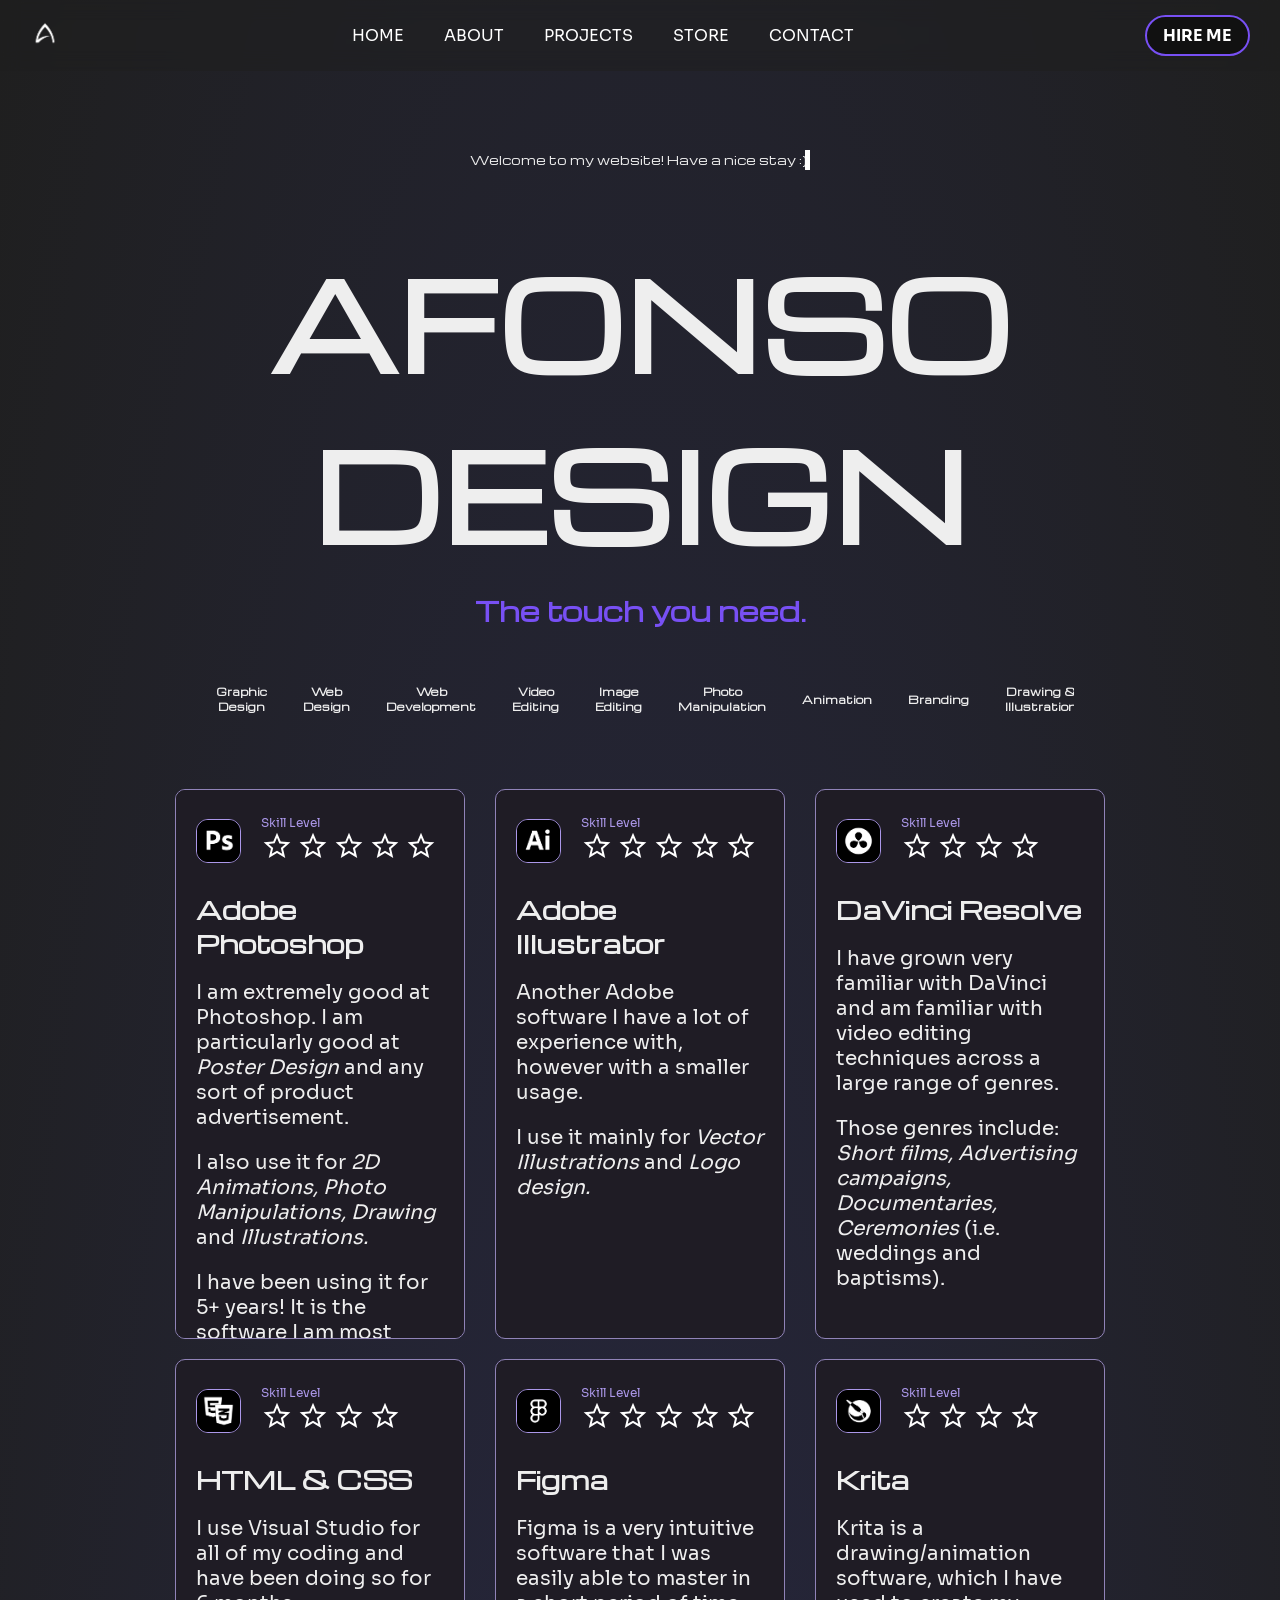
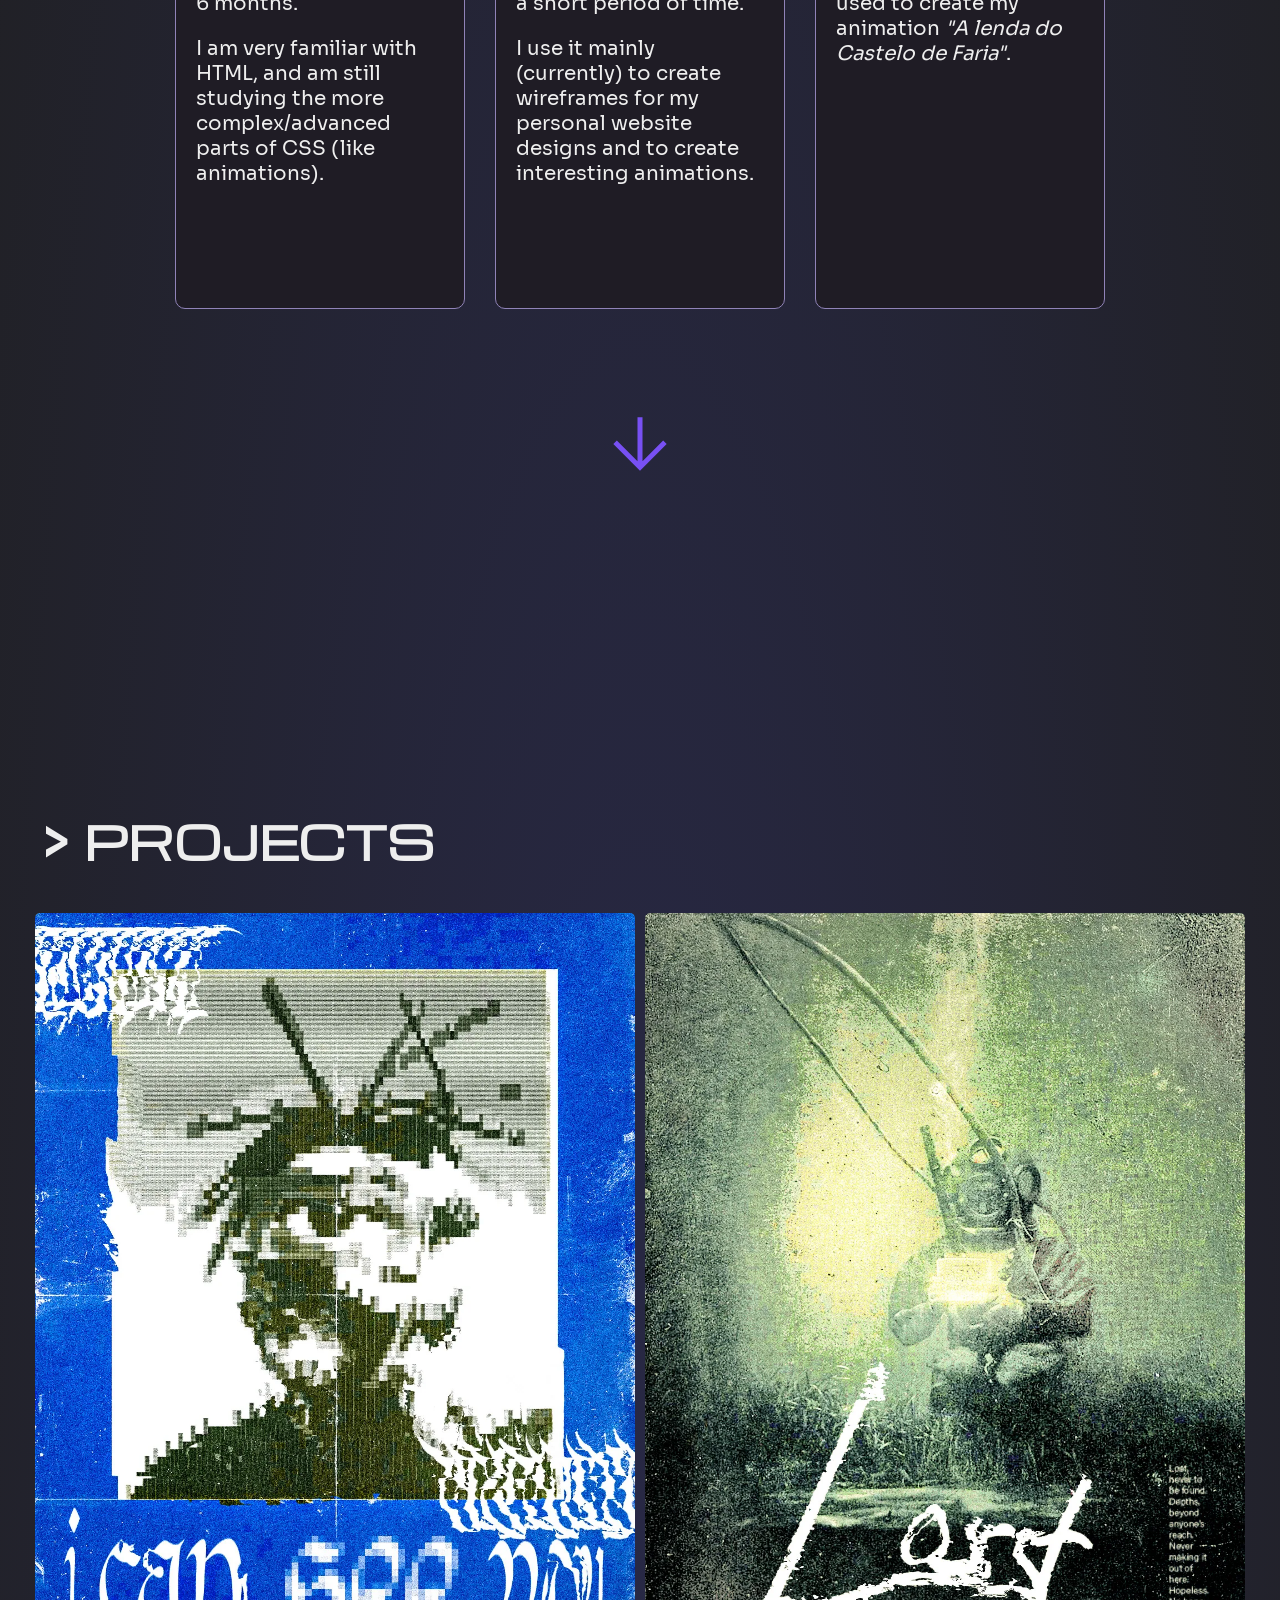
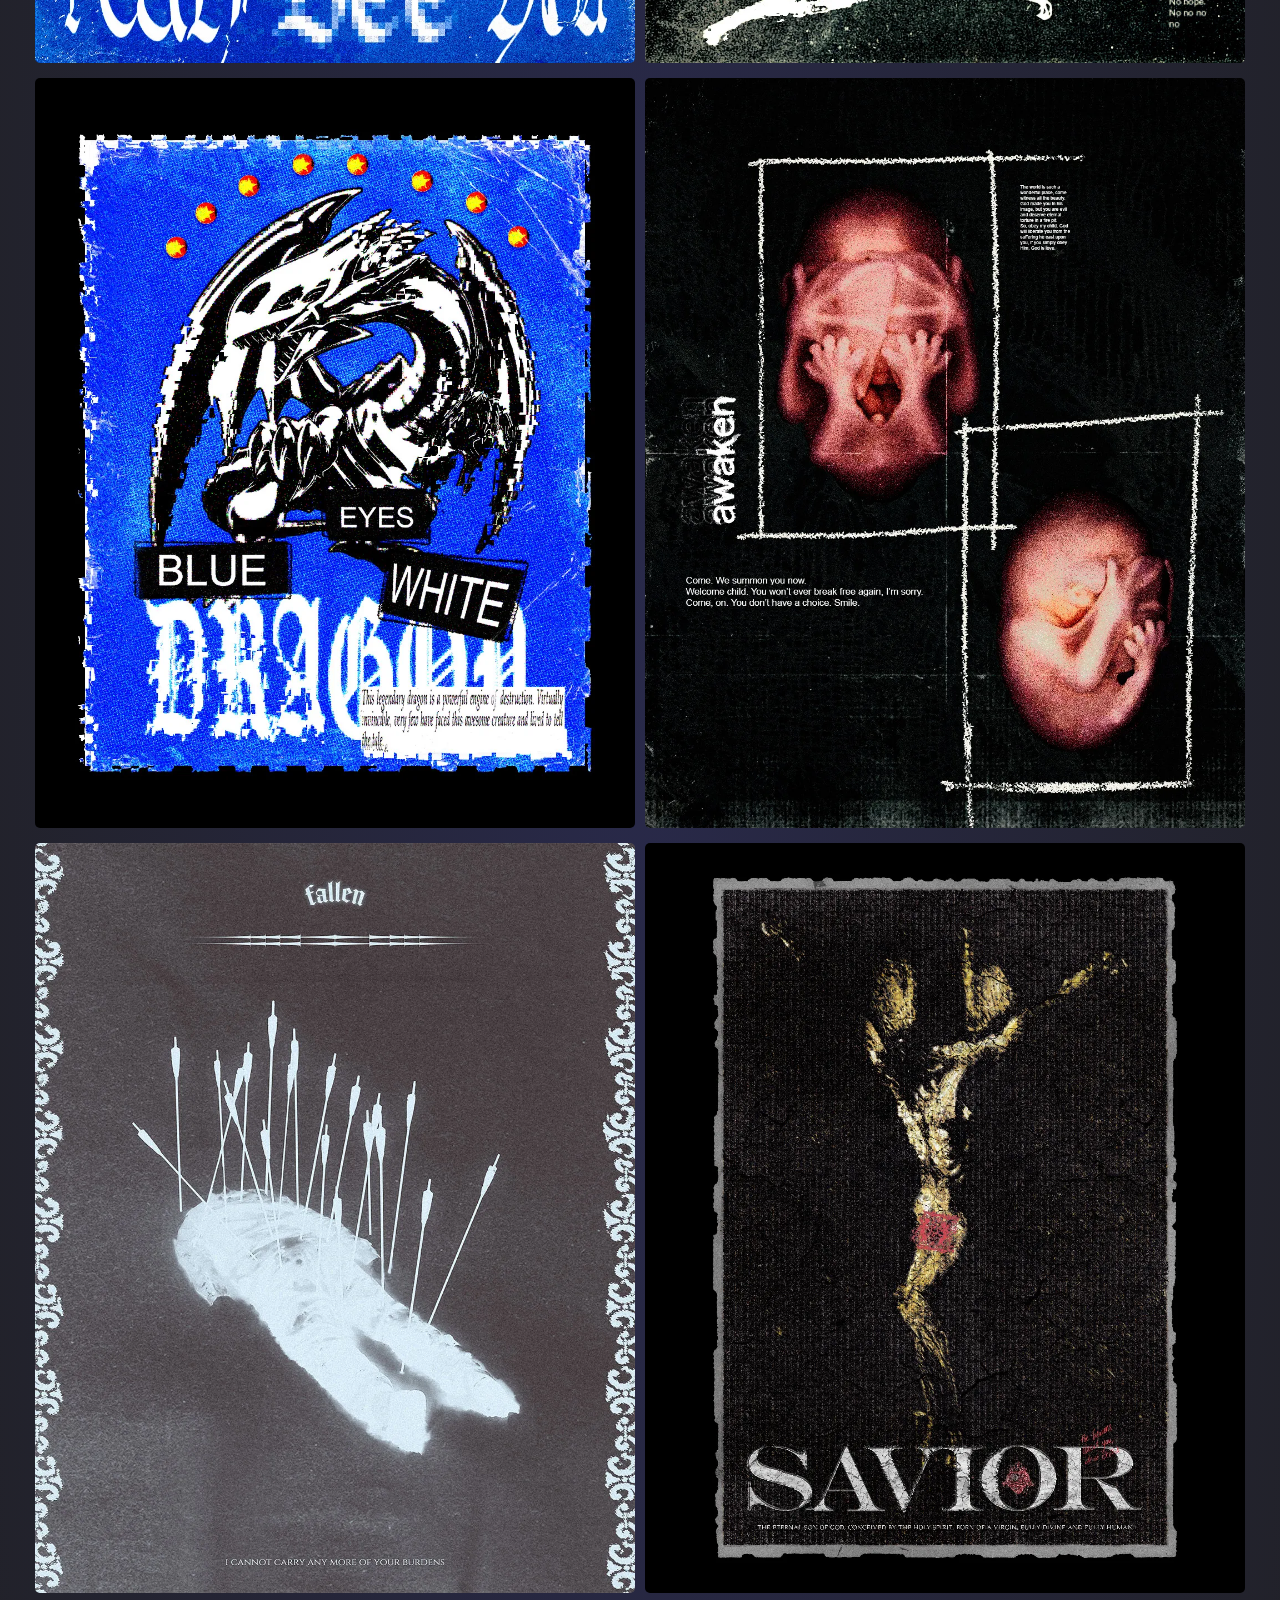
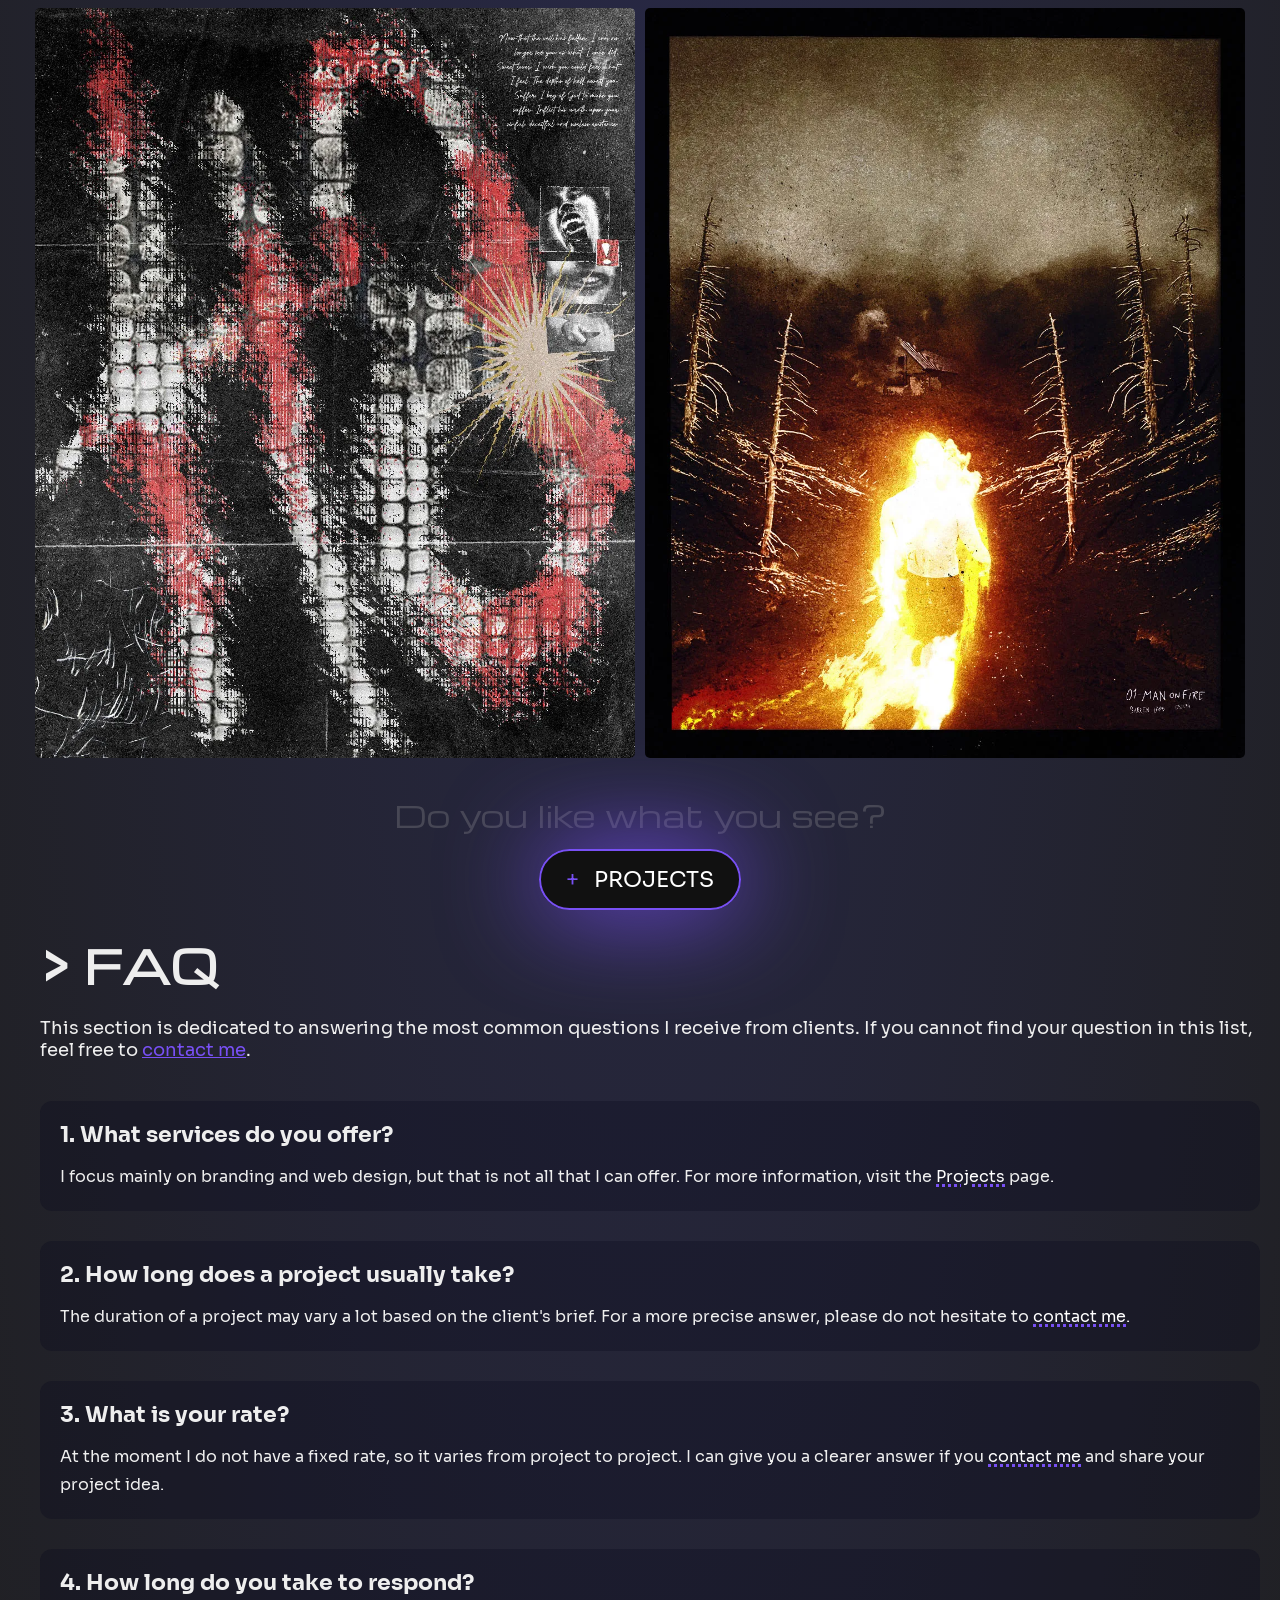
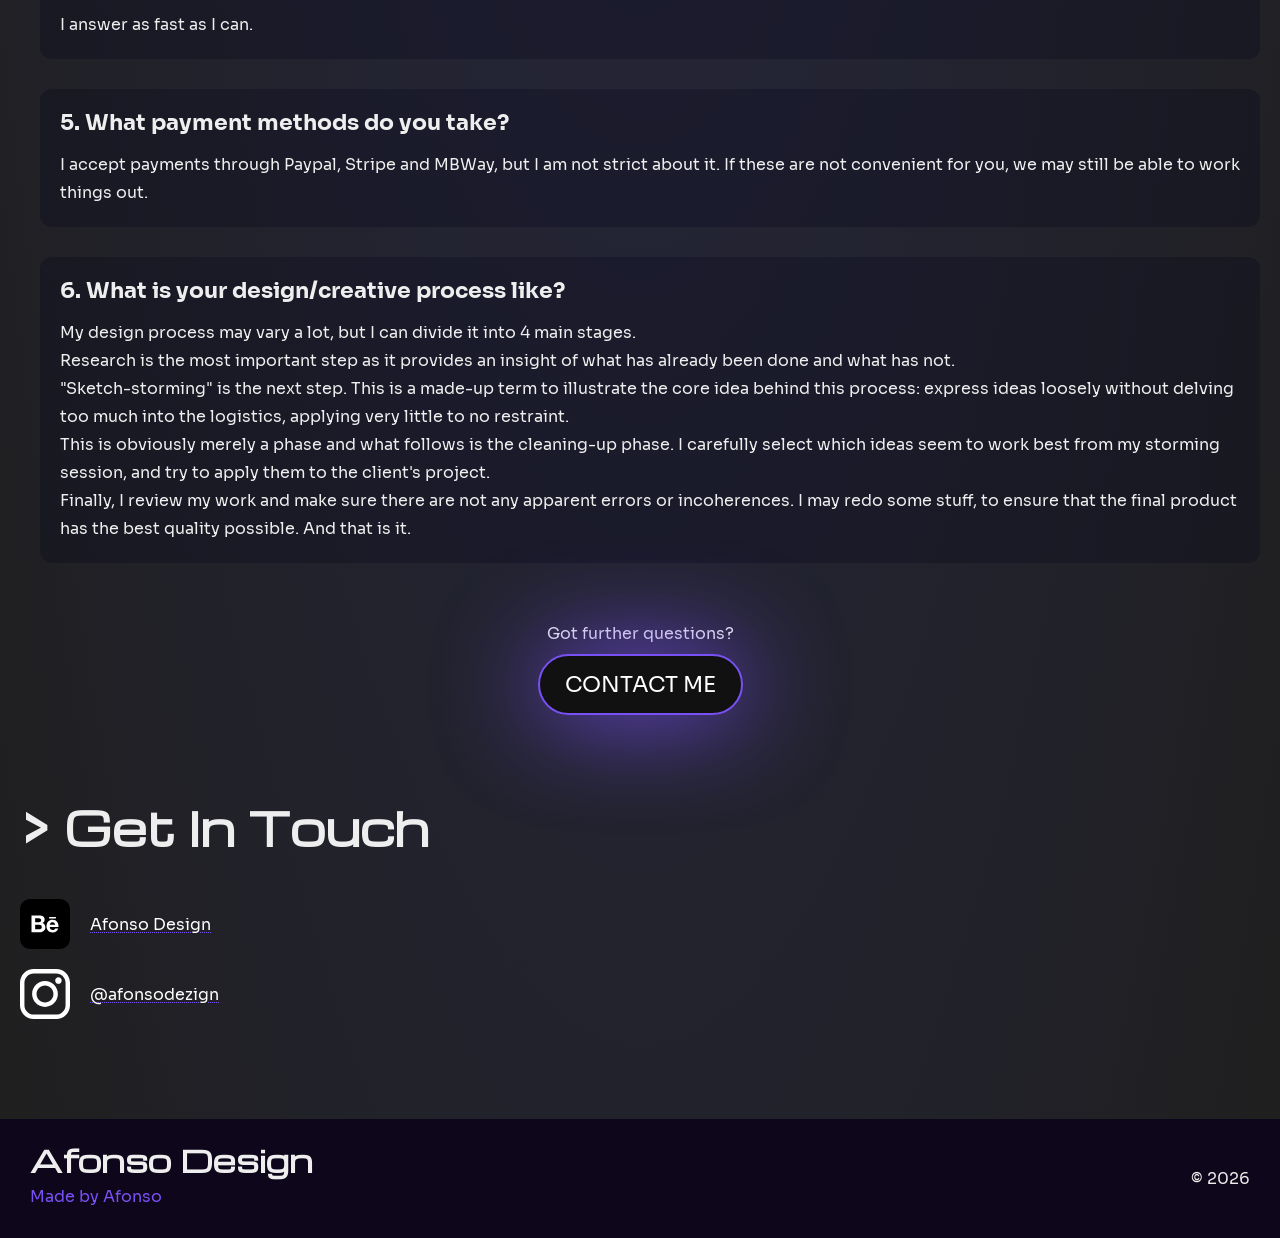
<file: index.html>
<!DOCTYPE html>
<html lang="en">
<head>
  <meta charset="UTF-8">
  <meta name="viewport" content="width=device-width, initial-scale=1.0">
  <meta name="description" content="Freelance graphic designer helping businesses and creators elevate their brand with branding, web design, and marketing visuals.">
  <title>Afonso Design - Freelance Graphic Designer - Branding, Illustration and Web Design</title>

  <link rel="stylesheet" href="general.css">
  <link rel="stylesheet" href="nav.css">
  <link rel="stylesheet" href="header.css">
  <link rel="stylesheet" href="main.css">
  <link rel="stylesheet" href="skills.css">
  <link rel="stylesheet" href="footer.css">

  <link rel="icon" type="image/x-icon" href="../Logo/afdz.ico">
  <link rel="apple-touch-icon" href="../Logo/afdz.ico">
  <link rel="apple-touch-icon-precomposed" href="../Logo/afdz.ico">

  <script type="application/ld+json">
{
  "@context": "https://schema.org",
  "@type": "CollectionPage",
  "mainEntity": [
    {
      "@type": "CreativeWork",
      "name": "I can see you.",
      "image": "../Images/I can see you blau.webp",
      "dateCreated": "2025",
      "creator": {
        "@type": "Person",
        "name": "Afonso Design"
      },
      "copyrightHolder": {
        "@type": "Person",
        "name": "Afonso Design"
      },
      "keywords": "poster design, graphic design, digital art"
    },
    {
      "@type": "CreativeWork",
      "name": "Lost, never to be found",
      "image": "../Images/Lost, never to be found 1.webp",
      "dateCreated": "2025",
      "creator": {
        "@type": "Person",
        "name": "Afonso Design"
      },
      "copyrightHolder": {
        "@type": "Person",
        "name": "Afonso Design"
      },
      "keywords": "poster design, graphic design, digital art"
    },
    {
      "@type": "CreativeWork",
      "name": "Blue Eyes White Dragon",
      "image": "../Images/Blue eyes 1.webp",
      "dateCreated": "2025",
      "creator": {
        "@type": "Person",
        "name": "Afonso Design"
      },
      "copyrightHolder": {
        "@type": "Person",
        "name": "Afonso Design"
      },
      "keywords": "poster design, graphic design, digital art"
    },
    {
      "@type": "CreativeWork",
      "name": "Awaken",
      "image": "../Images/awaken.webp",
      "dateCreated": "2025",
      "creator": {
        "@type": "Person",
        "name": "Afonso Design"
      },
      "copyrightHolder": {
        "@type": "Person",
        "name": "Afonso Design"
      },
      "keywords": "poster design, graphic design, digital art"
    },
    {
      "@type": "CreativeWork",
      "name": "Fallen",
      "image": "../Images/fallen b.webp",
      "dateCreated": "2025",
      "creator": {
        "@type": "Person",
        "name": "Afonso Design"
      },
      "copyrightHolder": {
        "@type": "Person",
        "name": "Afonso Design"
      },
      "keywords": "poster design, graphic design, digital art"
    },
    {
      "@type": "CreativeWork",
      "name": "Savior",
      "image": "../Images/savior 1.webp",
      "dateCreated": "2025",
      "creator": {
        "@type": "Person",
        "name": "Afonso Design"
      },
      "copyrightHolder": {
        "@type": "Person",
        "name": "Afonso Design"
      },
      "keywords": "poster design, graphic design, digital art"
    },
    {
      "@type": "CreativeWork",
      "name": "H8",
      "image": "../Images/h8_0.webp",
      "dateCreated": "2025",
      "creator": {
        "@type": "Person",
        "name": "Afonso Design"
      },
      "copyrightHolder": {
        "@type": "Person",
        "name": "Afonso Design"
      },
      "keywords": "poster design, graphic design, digital art"
    },
    {
      "@type": "CreativeWork",
      "name": "Barren",
      "image": "../Images/Barren  textless post-work.webp",
      "dateCreated": "2025",
      "creator": {
        "@type": "Person",
        "name": "Afonso Design"
      },
      "copyrightHolder": {
        "@type": "Person",
        "name": "Afonso Design"
      },
      "keywords": "poster design, graphic design, digital art"
    }
  ]
}
</script>


</head>

<body>
  <nav>
    <div class="logo-container">
      <a href="index.html"><img src="../Logo/Transparent White.png" class="brand-logo" alt="brand logo"></a>
    </div>
    <div class="links-container">
      <a href="index.html">Home</a>
      <a href="about.html">About</a>
      <a href="projects.html">Projects</a>
      <a href="store.html">Store</a>
      <a href="contact.html">Contact</a>
    </div>
    <div class="button-container">
      <button>
        <a href="mailto:inquiries@afonsodesign.com" target="_blank" class="my-email">HIRE ME</a>
      </button>
    </div>
  </nav>

  <section class="load-text-container">
    <div class="load-text">
      <p>Welcome to my website! Have a nice stay &#58;&#41;</p>
    </div>
  </section>

  <header>
    <div class="name-container">
      <h1>
        AFONSO DESIGN
      </h1>
      </div>
    <div class="catch-phrase">
      <h3>The touch you need.</h3>
    </div>


   
    <div class="carousel">
      <div class="role-container">
        <h5>Graphic Design</h5>
        <h5>Web Design</h5>
        <h5>Web Development</h5>
        <h5>Video Editing</h5>
        <h5>Image Editing</h5>
        <h5>Photo Manipulation</h5>
        <h5>Animation</h5>
        <h5>Branding</h5>
        <h5>Drawing & Illustration</h5>
      </div>
      <div aria-hidden="true" class="role-container">
        <h5>Graphic Design</h5>
        <h5>Web Design</h5>
        <h5>Web Development</h5>
        <h5>Video Editing</h5>
        <h5>Image Editing</h5>
        <h5>Photo Manipulation</h5>
        <h5>Animation</h5>
        <h5>Branding</h5>
        <h5>Drawing & Illustration</h5>
      </div>
      <div aria-hidden="true" class="role-container">
        <h5>Graphic Design</h5>
        <h5>Web Design</h5>
        <h5>Web Development</h5>
        <h5>Video Editing</h5>
        <h5>Image Editing</h5>
        <h5>Photo Manipulation</h5>
        <h5>Animation</h5>
        <h5>Branding</h5>
        <h5>Drawing & Illustration</h5>
      </div>
    </div>
  </header>

  <section>
    <div class="skills-panel">
    <div class="skillset-container">
      <div class="skill-container">
        <div class="skill-icon">
          <img src="../Icons/psd logo.png" alt="adobe photoshop logo">
          <div class="skill-level-container">
            <p class="skill-level">Skill Level</p>
            <svg xmlns="http://www.w3.org/2000/svg" height="32px" viewBox="0 -960 960 960" width="32px" fill="#fff"><path d="m323-245 157-94 157 95-42-178 138-120-182-16-71-168-71 167-182 16 138 120-42 178Zm-90 125 65-281L80-590l288-25 112-265 112 265 288 25-218 189 65 281-247-149-247 149Zm247-355Z"/></svg>
            <svg xmlns="http://www.w3.org/2000/svg" height="32px" viewBox="0 -960 960 960" width="32px" fill="#fff"><path d="m323-245 157-94 157 95-42-178 138-120-182-16-71-168-71 167-182 16 138 120-42 178Zm-90 125 65-281L80-590l288-25 112-265 112 265 288 25-218 189 65 281-247-149-247 149Zm247-355Z"/></svg>
            <svg xmlns="http://www.w3.org/2000/svg" height="32px" viewBox="0 -960 960 960" width="32px" fill="#fff"><path d="m323-245 157-94 157 95-42-178 138-120-182-16-71-168-71 167-182 16 138 120-42 178Zm-90 125 65-281L80-590l288-25 112-265 112 265 288 25-218 189 65 281-247-149-247 149Zm247-355Z"/></svg>
            <svg xmlns="http://www.w3.org/2000/svg" height="32px" viewBox="0 -960 960 960" width="32px" fill="#fff"><path d="m323-245 157-94 157 95-42-178 138-120-182-16-71-168-71 167-182 16 138 120-42 178Zm-90 125 65-281L80-590l288-25 112-265 112 265 288 25-218 189 65 281-247-149-247 149Zm247-355Z"/></svg>
            <svg xmlns="http://www.w3.org/2000/svg" height="32px" viewBox="0 -960 960 960" width="32px" fill="#fff"><path d="m323-245 157-94 157 95-42-178 138-120-182-16-71-168-71 167-182 16 138 120-42 178Zm-90 125 65-281L80-590l288-25 112-265 112 265 288 25-218 189 65 281-247-149-247 149Zm247-355Z"/></svg>
          </div>
          </div>

        <div class="skill-description">
          <h2>Adobe Photoshop</h2>
          <p>I am extremely good at Photoshop. I am particularly good at <em>Poster Design</em> and any sort of product advertisement.</p>
          <p>I also use it for <em>2D Animations, Photo Manipulations, Drawing</em> and <em>Illustrations.</em></p>
          <p>I have been using it for 5+ years! It is the software I am most familiar with.</p>
        </div>
      </div>
      <div class="skill-container">
        <div class="skill-icon">
          <img src="../Icons/ai logo.png" alt="adobe illustrator logo">
          <div class="skill-level-container">
            <p class="skill-level">Skill Level</p>
          <svg xmlns="http://www.w3.org/2000/svg" height="32px" viewBox="0 -960 960 960" width="32px" fill="#fff"><path d="m323-245 157-94 157 95-42-178 138-120-182-16-71-168-71 167-182 16 138 120-42 178Zm-90 125 65-281L80-590l288-25 112-265 112 265 288 25-218 189 65 281-247-149-247 149Zm247-355Z"/></svg>
          <svg xmlns="http://www.w3.org/2000/svg" height="32px" viewBox="0 -960 960 960" width="32px" fill="#fff"><path d="m323-245 157-94 157 95-42-178 138-120-182-16-71-168-71 167-182 16 138 120-42 178Zm-90 125 65-281L80-590l288-25 112-265 112 265 288 25-218 189 65 281-247-149-247 149Zm247-355Z"/></svg>
          <svg xmlns="http://www.w3.org/2000/svg" height="32px" viewBox="0 -960 960 960" width="32px" fill="#fff"><path d="m323-245 157-94 157 95-42-178 138-120-182-16-71-168-71 167-182 16 138 120-42 178Zm-90 125 65-281L80-590l288-25 112-265 112 265 288 25-218 189 65 281-247-149-247 149Zm247-355Z"/></svg>
          <svg xmlns="http://www.w3.org/2000/svg" height="32px" viewBox="0 -960 960 960" width="32px" fill="#fff"><path d="m323-245 157-94 157 95-42-178 138-120-182-16-71-168-71 167-182 16 138 120-42 178Zm-90 125 65-281L80-590l288-25 112-265 112 265 288 25-218 189 65 281-247-149-247 149Zm247-355Z"/></svg>
          <svg xmlns="http://www.w3.org/2000/svg" height="32px" viewBox="0 -960 960 960" width="32px" fill="#fff"><path d="m323-245 157-94 157 95-42-178 138-120-182-16-71-168-71 167-182 16 138 120-42 178Zm-90 125 65-281L80-590l288-25 112-265 112 265 288 25-218 189 65 281-247-149-247 149Zm247-355Z"/></svg>
        </div>
        </div>

        <div class="skill-description">
          <h2>Adobe Illustrator</h2>
          <p>Another Adobe software I have a lot of experience with, however with a smaller usage.</p>
          <p>I use it mainly for <em>Vector Illustrations</em> and <em>Logo design.</em></p>
        </div>
      </div>
      <div class="skill-container">
        <div class="skill-icon">
          <img src="../Icons/da vinci logo.png" alt="davinci resolve logo">
          <div class="skill-level-container">
            <p class="skill-level">Skill Level</p>
            <svg xmlns="http://www.w3.org/2000/svg" height="32px" viewBox="0 -960 960 960" width="32px" fill="#fff"><path d="m323-245 157-94 157 95-42-178 138-120-182-16-71-168-71 167-182 16 138 120-42 178Zm-90 125 65-281L80-590l288-25 112-265 112 265 288 25-218 189 65 281-247-149-247 149Zm247-355Z"/></svg>
            <svg xmlns="http://www.w3.org/2000/svg" height="32px" viewBox="0 -960 960 960" width="32px" fill="#fff"><path d="m323-245 157-94 157 95-42-178 138-120-182-16-71-168-71 167-182 16 138 120-42 178Zm-90 125 65-281L80-590l288-25 112-265 112 265 288 25-218 189 65 281-247-149-247 149Zm247-355Z"/></svg>
            <svg xmlns="http://www.w3.org/2000/svg" height="32px" viewBox="0 -960 960 960" width="32px" fill="#fff"><path d="m323-245 157-94 157 95-42-178 138-120-182-16-71-168-71 167-182 16 138 120-42 178Zm-90 125 65-281L80-590l288-25 112-265 112 265 288 25-218 189 65 281-247-149-247 149Zm247-355Z"/></svg>
            <svg xmlns="http://www.w3.org/2000/svg" height="32px" viewBox="0 -960 960 960" width="32px" fill="#fff"><path d="m323-245 157-94 157 95-42-178 138-120-182-16-71-168-71 167-182 16 138 120-42 178Zm-90 125 65-281L80-590l288-25 112-265 112 265 288 25-218 189 65 281-247-149-247 149Zm247-355Z"/></svg>
          </div>
        </div>

        <div class="skill-description">
          <h2>DaVinci Resolve</h2>
          <p>I have grown very familiar with DaVinci and am familiar with video editing techniques across a large range of genres.</p>
          <p>Those genres include: <em>Short films, Advertising campaigns, Documentaries, Ceremonies</em> (i.e. weddings and baptisms).</p>
        </div>
      </div>
      <div class="skill-container">
        <div class="skill-icon">
          <img src="../Icons/htmlcss logo.png" alt="html and css language logos">
          <div class="skill-level-container">
            <p class="skill-level">Skill Level</p>
          <svg xmlns="http://www.w3.org/2000/svg" height="32px" viewBox="0 -960 960 960" width="32px" fill="#fff"><path d="m323-245 157-94 157 95-42-178 138-120-182-16-71-168-71 167-182 16 138 120-42 178Zm-90 125 65-281L80-590l288-25 112-265 112 265 288 25-218 189 65 281-247-149-247 149Zm247-355Z"/></svg>
          <svg xmlns="http://www.w3.org/2000/svg" height="32px" viewBox="0 -960 960 960" width="32px" fill="#fff"><path d="m323-245 157-94 157 95-42-178 138-120-182-16-71-168-71 167-182 16 138 120-42 178Zm-90 125 65-281L80-590l288-25 112-265 112 265 288 25-218 189 65 281-247-149-247 149Zm247-355Z"/></svg>
          <svg xmlns="http://www.w3.org/2000/svg" height="32px" viewBox="0 -960 960 960" width="32px" fill="#fff"><path d="m323-245 157-94 157 95-42-178 138-120-182-16-71-168-71 167-182 16 138 120-42 178Zm-90 125 65-281L80-590l288-25 112-265 112 265 288 25-218 189 65 281-247-149-247 149Zm247-355Z"/></svg>
          <svg xmlns="http://www.w3.org/2000/svg" height="32px" viewBox="0 -960 960 960" width="32px" fill="#fff"><path d="m323-245 157-94 157 95-42-178 138-120-182-16-71-168-71 167-182 16 138 120-42 178Zm-90 125 65-281L80-590l288-25 112-265 112 265 288 25-218 189 65 281-247-149-247 149Zm247-355Z"/></svg>
        </div>
        </div>

        <div class="skill-description">
          <h2>HTML & CSS</h2>
          <p>I use Visual Studio for all of my coding and have been doing so for 6 months.</p>
          <p>I am very familiar with HTML, and am still studying the more complex/advanced parts of CSS (like animations).</p>
        </div>
      </div>
      <div class="skill-container">
        <div class="skill-icon">
          <img src="../Icons/figma logo.png" alt="figma logo">
          <div class="skill-level-container">
            <p class="skill-level">Skill Level</p>
          <svg xmlns="http://www.w3.org/2000/svg" height="32px" viewBox="0 -960 960 960" width="32px" fill="#fff"><path d="m323-245 157-94 157 95-42-178 138-120-182-16-71-168-71 167-182 16 138 120-42 178Zm-90 125 65-281L80-590l288-25 112-265 112 265 288 25-218 189 65 281-247-149-247 149Zm247-355Z"/></svg>
          <svg xmlns="http://www.w3.org/2000/svg" height="32px" viewBox="0 -960 960 960" width="32px" fill="#fff"><path d="m323-245 157-94 157 95-42-178 138-120-182-16-71-168-71 167-182 16 138 120-42 178Zm-90 125 65-281L80-590l288-25 112-265 112 265 288 25-218 189 65 281-247-149-247 149Zm247-355Z"/></svg>
          <svg xmlns="http://www.w3.org/2000/svg" height="32px" viewBox="0 -960 960 960" width="32px" fill="#fff"><path d="m323-245 157-94 157 95-42-178 138-120-182-16-71-168-71 167-182 16 138 120-42 178Zm-90 125 65-281L80-590l288-25 112-265 112 265 288 25-218 189 65 281-247-149-247 149Zm247-355Z"/></svg>
          <svg xmlns="http://www.w3.org/2000/svg" height="32px" viewBox="0 -960 960 960" width="32px" fill="#fff"><path d="m323-245 157-94 157 95-42-178 138-120-182-16-71-168-71 167-182 16 138 120-42 178Zm-90 125 65-281L80-590l288-25 112-265 112 265 288 25-218 189 65 281-247-149-247 149Zm247-355Z"/></svg>
          <svg xmlns="http://www.w3.org/2000/svg" height="32px" viewBox="0 -960 960 960" width="32px" fill="#fff"><path d="m323-245 157-94 157 95-42-178 138-120-182-16-71-168-71 167-182 16 138 120-42 178Zm-90 125 65-281L80-590l288-25 112-265 112 265 288 25-218 189 65 281-247-149-247 149Zm247-355Z"/></svg>
        </div>
        </div>

        <div class="skill-description">
          <h2>Figma</h2>
          <p>Figma is a very intuitive software that I was easily able to master in a short period of time.</p>
          <p>I use it mainly (currently) to create wireframes for my personal website designs and to create interesting animations.</p>
        </div>
      </div>
      <div class="skill-container">
        <div class="skill-icon">
          <img src="../Icons/krita logo.png" alt="krita logo">
          <div class="skill-level-container">
            <p class="skill-level">Skill Level</p>
          <svg xmlns="http://www.w3.org/2000/svg" height="32px" viewBox="0 -960 960 960" width="32px" fill="#fff"><path d="m323-245 157-94 157 95-42-178 138-120-182-16-71-168-71 167-182 16 138 120-42 178Zm-90 125 65-281L80-590l288-25 112-265 112 265 288 25-218 189 65 281-247-149-247 149Zm247-355Z"/></svg>
          <svg xmlns="http://www.w3.org/2000/svg" height="32px" viewBox="0 -960 960 960" width="32px" fill="#fff"><path d="m323-245 157-94 157 95-42-178 138-120-182-16-71-168-71 167-182 16 138 120-42 178Zm-90 125 65-281L80-590l288-25 112-265 112 265 288 25-218 189 65 281-247-149-247 149Zm247-355Z"/></svg>
          <svg xmlns="http://www.w3.org/2000/svg" height="32px" viewBox="0 -960 960 960" width="32px" fill="#fff"><path d="m323-245 157-94 157 95-42-178 138-120-182-16-71-168-71 167-182 16 138 120-42 178Zm-90 125 65-281L80-590l288-25 112-265 112 265 288 25-218 189 65 281-247-149-247 149Zm247-355Z"/></svg>
          <svg xmlns="http://www.w3.org/2000/svg" height="32px" viewBox="0 -960 960 960" width="32px" fill="#fff"><path d="m323-245 157-94 157 95-42-178 138-120-182-16-71-168-71 167-182 16 138 120-42 178Zm-90 125 65-281L80-590l288-25 112-265 112 265 288 25-218 189 65 281-247-149-247 149Zm247-355Z"/></svg>
        </div>
        </div>

        <div class="skill-description">
          <h2>Krita</h2>
          <p>Krita is a drawing/animation software, which I have used to create my animation <em>"A lenda do Castelo de Faria"</em>.</p>
        </div>
      </div>
    </div>
    </div>

    <!--Arrow link-->

    <div class="arrow-container">
      <a href="#projects"><img src="../Icons/arrow_down.svg" alt="navigation arrow"></a>
    </div>

    <!--Arrow Link (end)-->
  </section>

  <main>
    <div id="projects">
    </div>

    <div class="projects-title">
      <h2>
        > PROJECTS
      </h2>
    </div>

    <div class="short-portfolio">
      <div class="port-img-container">
        <img src="../Images/I can see you blau.webp" alt="poster design of a woman holding a phone containing an eye inside it">
        <div class="img-details">
          <div class="img-details-items">
            <a href="posterdesigns.html"><button>Learn More</button></a>
          </div>
        </div>
      </div>

      <div class="port-img-container">
        <img src="../Images/Lost, never to be found 1.webp" alt="poster design of a man in the depths of the ocean, wearing archaic diving equipment, holding a mysterious glowing object.">
        <div class="img-details">
          <div class="img-details-items">
            <a href="posterdesigns.html"><button>Learn More</button></a>
          </div>
        </div>
      </div>
      <div class="port-img-container">
        <img src="../Images/Blue eyes 1.webp" alt="poster design of the YuGiOh character Blue Eyes White Dragon.">
        <div class="img-details">
          <div class="img-details-items">
            <a href="posterdesigns.html"><button>Learn More</button></a>
          </div>
        </div>
      </div>
      <div class="port-img-container">
        <img src="../Images/awaken.webp" alt="poster design representing a human fetus from 2 different perspectives">
        <div class="img-details">
          <div class="img-details-items">
            <a href="posterdesigns.html"><button>Learn More</button></a>
          </div>
        </div>
      </div>
      <div class="port-img-container">
        <img src="../Images/fallen b.webp" alt="poster design of a man laying on the ground after being hit with several arrows">
        <div class="img-details">
          <div class="img-details-items">
            <a href="posterdesigns.html"><button>Learn More</button></a>
          </div>
        </div>
      </div>
      <div class="port-img-container">
        <img src="../Images/savior 1.webp" alt="Jesus represented in an almost vile manner with the inscription 'Savior' below">
        <div class="img-details">
          <div class="img-details-items">
            <a href="posterdesigns.html"><button>Learn More</button></a>
          </div>
        </div>
      </div>
      <div class="port-img-container">
        <img src="../Images/h8_0.webp" alt="typographic poster design, with heavy texture work">
        <div class="img-details">
          <div class="img-details-items">
            <a href="posterdesigns.html"><button>Learn More</button></a>
          </div>
        </div>
      </div>
      <div class="port-img-container">
        <img src="../Images/Barren  textless post-work.webp" alt="image of a man on fire determined to walk back towards his burning home, in a barren land">
        <div class="img-details">
          <div class="img-details-items">
            <a href="posterdesigns.html"><button>Learn More</button></a>
          </div>
        </div>
      </div>
    </div>

    <div class="like-container">
      <p class="like-text">Do you like what you see?</p>
        <div class="more-projects-button">
          <a href="projects.html" role="button"><span>+</span> PROJECTS</a>
        </div>
    </div>

    <section class="faq-sec">
      <div class="faq-container">
        <div class="faq-header">
          <h2>> FAQ</h2>
        </div>
        <div class="faq-desc">
          <p>This section is dedicated to answering the most common questions I receive from clients.
            If you cannot find your question in this list, feel free to <a href="contact.html">contact me</a>.</p>
        </div>
      </div>
      
      <div class="qa-container">
        <div class="question-container">1. What services do you offer?</div>
        <div class="answer-container">
          I focus mainly on branding and web design,
          but that is not all that I can offer. For more information, visit the
          <a href="projects.html">Projects</a> page.
        </div>
      </div>
      <div class="qa-container">
        <div class="question-container">2. How long does a project usually take?</div>
        <div class="answer-container">
          The duration of a project may vary a lot based
          on the client's brief. For a more precise answer, please do not hesitate to
          <a href="contact.html">contact me</a>.
        </div>
      </div>
      <div class="qa-container">
        <div class="question-container">3. What is your rate?</div>
        <div class="answer-container">
          At the moment I do not have a fixed rate, so it varies from project to project.
          I can give you a clearer answer if you <a href="contact.css">contact me</a> and share your project idea.
        </div>
      </div>
      <div class="qa-container">
        <div class="question-container">4. How long do you take to respond?</div>
        <div class="answer-container">
          I answer as fast as I can.
        </div>
      </div>
      <div class="qa-container">
        <div class="question-container">5. What payment methods do you take?</div>
        <div class="answer-container">
          I accept payments through Paypal, Stripe and MBWay,
          but I am not strict about it. If these are not convenient
          for you, we may still be able to work things out.
        </div>
      </div>
      <div class="qa-container">
        <div class="question-container">6. What is your design/creative process like?</div>
        <div class="answer-container">
          My design process may vary a lot, but I can divide it into 4 main stages.
          <br>Research
          is the most important step as it provides an insight of what has already been done 
          and what has not.<br>
          "Sketch-storming" is the next step. This is a made-up term to illustrate the core idea
          behind this process: express ideas loosely without delving too much into the logistics, applying
          very little to no restraint.<br>
          This is obviously merely a phase and what follows is the cleaning-up phase. 
          I carefully select which ideas seem to work best from my storming session, and try
          to apply them to the client's project.<br>
          Finally, I review my work and make sure there are not any apparent errors or incoherences.
          I may redo some stuff, to ensure that the final product has the best quality possible.
          And that is it.
        </div>
      </div>
      <div class="contact-cta">
        <div><p>Got further questions?</p></div>
        <div><a href="contact.html"><button class="contact-btn">CONTACT ME</button></a></div>
      </div>
    </section>

  </main>

  <footer>
    <div id="hire_me">
      <h3>> Get In Touch</h3>
      <div class="socials-link">
        <svg alt="behance logo" class="behance-icon" width="50px" height="50px" viewBox="0 0 512 512" version="1.1" xmlns="http://www.w3.org/2000/svg" xmlns:xlink="http://www.w3.org/1999/xlink" xml:space="preserve" xmlns:serif="http://www.serif.com/" style="fill-rule:evenodd;clip-rule:evenodd;stroke-linejoin:round;stroke-miterlimit:2;"><path d="M105,0l302,0c57.541,0.159 104.841,47.459 105,105l0,302c-0.159,57.541 -47.459,104.841 -105,105l-302,0c-57.541,-0.159 -104.841,-47.459 -105,-105l-0,-302c0.159,-57.541 47.459,-104.841 105,-105Z"/><path d="M313.542,309.917c11.344,9.033 27.246,9.938 39.542,2.25c4.139,-2.536 7.321,-6.378 9.042,-10.917l29.792,-0c-4.792,14.833 -12.042,25.375 -21.958,31.75c-10.689,6.63 -23.093,9.977 -35.667,9.625c-8.98,0.116 -17.901,-1.467 -26.292,-4.667c-7.505,-2.926 -14.287,-7.447 -19.875,-13.25c-5.484,-5.938 -9.733,-12.906 -12.5,-20.5c-3.01,-8.435 -4.505,-17.336 -4.417,-26.292c-0.065,-8.788 1.474,-17.514 4.542,-25.75c2.829,-7.758 7.226,-14.85 12.917,-20.833c5.691,-5.851 12.49,-10.511 20,-13.708c8.13,-3.434 16.883,-5.151 25.708,-5.042c9.489,-0.232 18.89,1.871 27.375,6.125c7.583,3.879 14.171,9.454 19.25,16.292c5.076,7.096 8.701,15.125 10.667,23.625c2.229,8.971 3.03,18.238 2.375,27.458l-88.875,0c-0.348,8.699 2.634,17.211 8.333,23.792l0.042,0.042Zm-115.667,-140.583c7.459,-0.075 14.905,0.651 22.208,2.167c6.128,1.201 11.961,3.594 17.167,7.042c4.808,3.32 8.659,7.847 11.167,13.125c2.769,6.279 4.094,13.1 3.875,19.958c0.27,7.577 -1.765,15.061 -5.833,21.458c-4.442,6.076 -10.407,10.876 -17.292,13.917c9.442,2.314 17.752,7.933 23.417,15.833c9.135,15.055 10.122,33.733 2.625,49.667c-3.224,6.131 -7.867,11.403 -13.542,15.375c-5.864,4.067 -12.414,7.045 -19.333,8.792c-7.263,1.905 -14.741,2.872 -22.25,2.875l-82.417,-0l0,-170.167l80.208,0l0,-0.042Zm-2.792,141.167c3.516,0.03 7.024,-0.333 10.458,-1.083c3.142,-0.614 6.13,-1.846 8.792,-3.625c2.595,-1.696 4.705,-4.036 6.125,-6.792c1.606,-3.437 2.363,-7.21 2.208,-11c-0,-8.75 -2.5,-15.042 -7.417,-18.833c-5.682,-3.938 -12.512,-5.888 -19.417,-5.542l-40.75,0l0,46.833l40,0l0,0.042Zm-2.083,-72.458c5.926,0.294 11.786,-1.376 16.667,-4.75c4.555,-3.772 6.947,-9.572 6.375,-15.458c0.121,-3.39 -0.609,-6.757 -2.125,-9.792c-1.358,-2.461 -3.361,-4.506 -5.792,-5.917c-2.552,-1.54 -5.385,-2.56 -8.333,-3c-3.176,-0.576 -6.398,-0.855 -9.625,-0.833l-35,0l0,39.75l37.917,0l-0.083,0Zm105.208,-54.958l69,0l0,16.667l-69,0l0,-16.667Zm54.167,62.125c-5.122,-4.823 -12.02,-7.314 -19.042,-6.875c-4.641,-0.168 -9.255,0.775 -13.458,2.75c-3.304,1.657 -6.228,3.984 -8.583,6.833c-2.086,2.545 -3.619,5.496 -4.5,8.667c-0.832,2.711 -1.363,5.506 -1.583,8.333l55.042,0c-0.413,-7.179 -3.165,-14.03 -7.833,-19.5l-0.042,-0.208Z" style="fill:#fff;"/></svg>
        <a href="https://www.behance.net/afonsodesign" target="_blank">
          Afonso Design
        </a>
      </div>
      <div class="socials-link instagram-icon">
        <svg alt="instagram icon" fill="#fff" version="1.1" id="Layer_1" xmlns="http://www.w3.org/2000/svg" xmlns:xlink="http://www.w3.org/1999/xlink" width="50px" height="50px" viewBox="0 0 169.063 169.063" xml:space="preserve">
          <g>
            <path d="M122.406,0H46.654C20.929,0,0,20.93,0,46.655v75.752c0,25.726,20.929,46.655,46.654,46.655h75.752
              c25.727,0,46.656-20.93,46.656-46.655V46.655C169.063,20.93,148.133,0,122.406,0z M154.063,122.407
              c0,17.455-14.201,31.655-31.656,31.655H46.654C29.2,154.063,15,139.862,15,122.407V46.655C15,29.201,29.2,15,46.654,15h75.752
              c17.455,0,31.656,14.201,31.656,31.655V122.407z"/>
            <path d="M84.531,40.97c-24.021,0-43.563,19.542-43.563,43.563c0,24.02,19.542,43.561,43.563,43.561s43.563-19.541,43.563-43.561
              C128.094,60.512,108.552,40.97,84.531,40.97z M84.531,113.093c-15.749,0-28.563-12.812-28.563-28.561
              c0-15.75,12.813-28.563,28.563-28.563s28.563,12.813,28.563,28.563C113.094,100.281,100.28,113.093,84.531,113.093z"/>
            <path d="M129.921,28.251c-2.89,0-5.729,1.17-7.77,3.22c-2.051,2.04-3.23,4.88-3.23,7.78c0,2.891,1.18,5.73,3.23,7.78
              c2.04,2.04,4.88,3.22,7.77,3.22c2.9,0,5.73-1.18,7.78-3.22c2.05-2.05,3.22-4.89,3.22-7.78c0-2.9-1.17-5.74-3.22-7.78
              C135.661,29.421,132.821,28.251,129.921,28.251z"/>
          </g>
        </svg>
        <a href="https://www.instagram.com/afonsodezign/" target="_blank">
          @afonsodezign
        </a>
      </div>
    </div>

    <div class="footer-bot">
      <div>
        <p class="footer-xl">Afonso Design</p>
        <div>
          <p class="maker">Made by <span>Afonso</span></p>
        </div>
      </div>
      <div>
        <p>&#169; 2026</p>
      </div>
    </div>
  </footer>
</body>
</html>
</file>
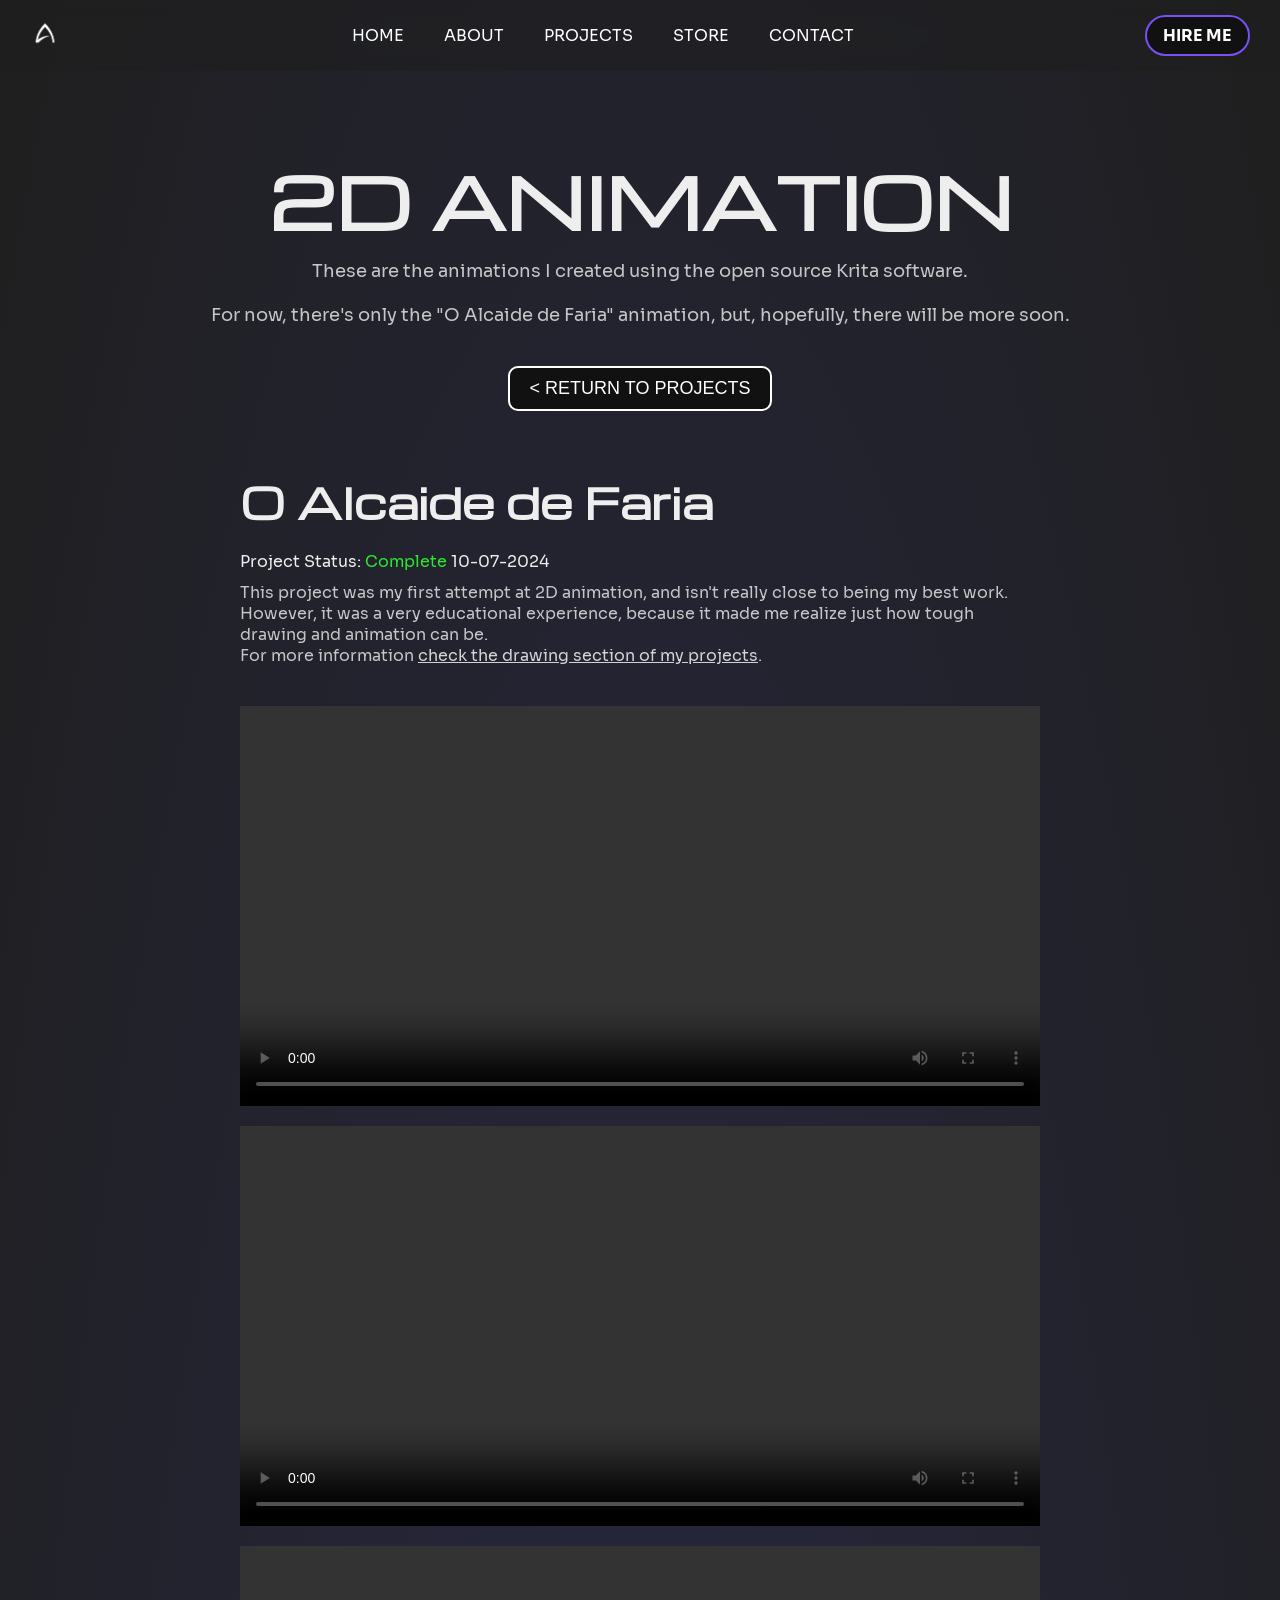
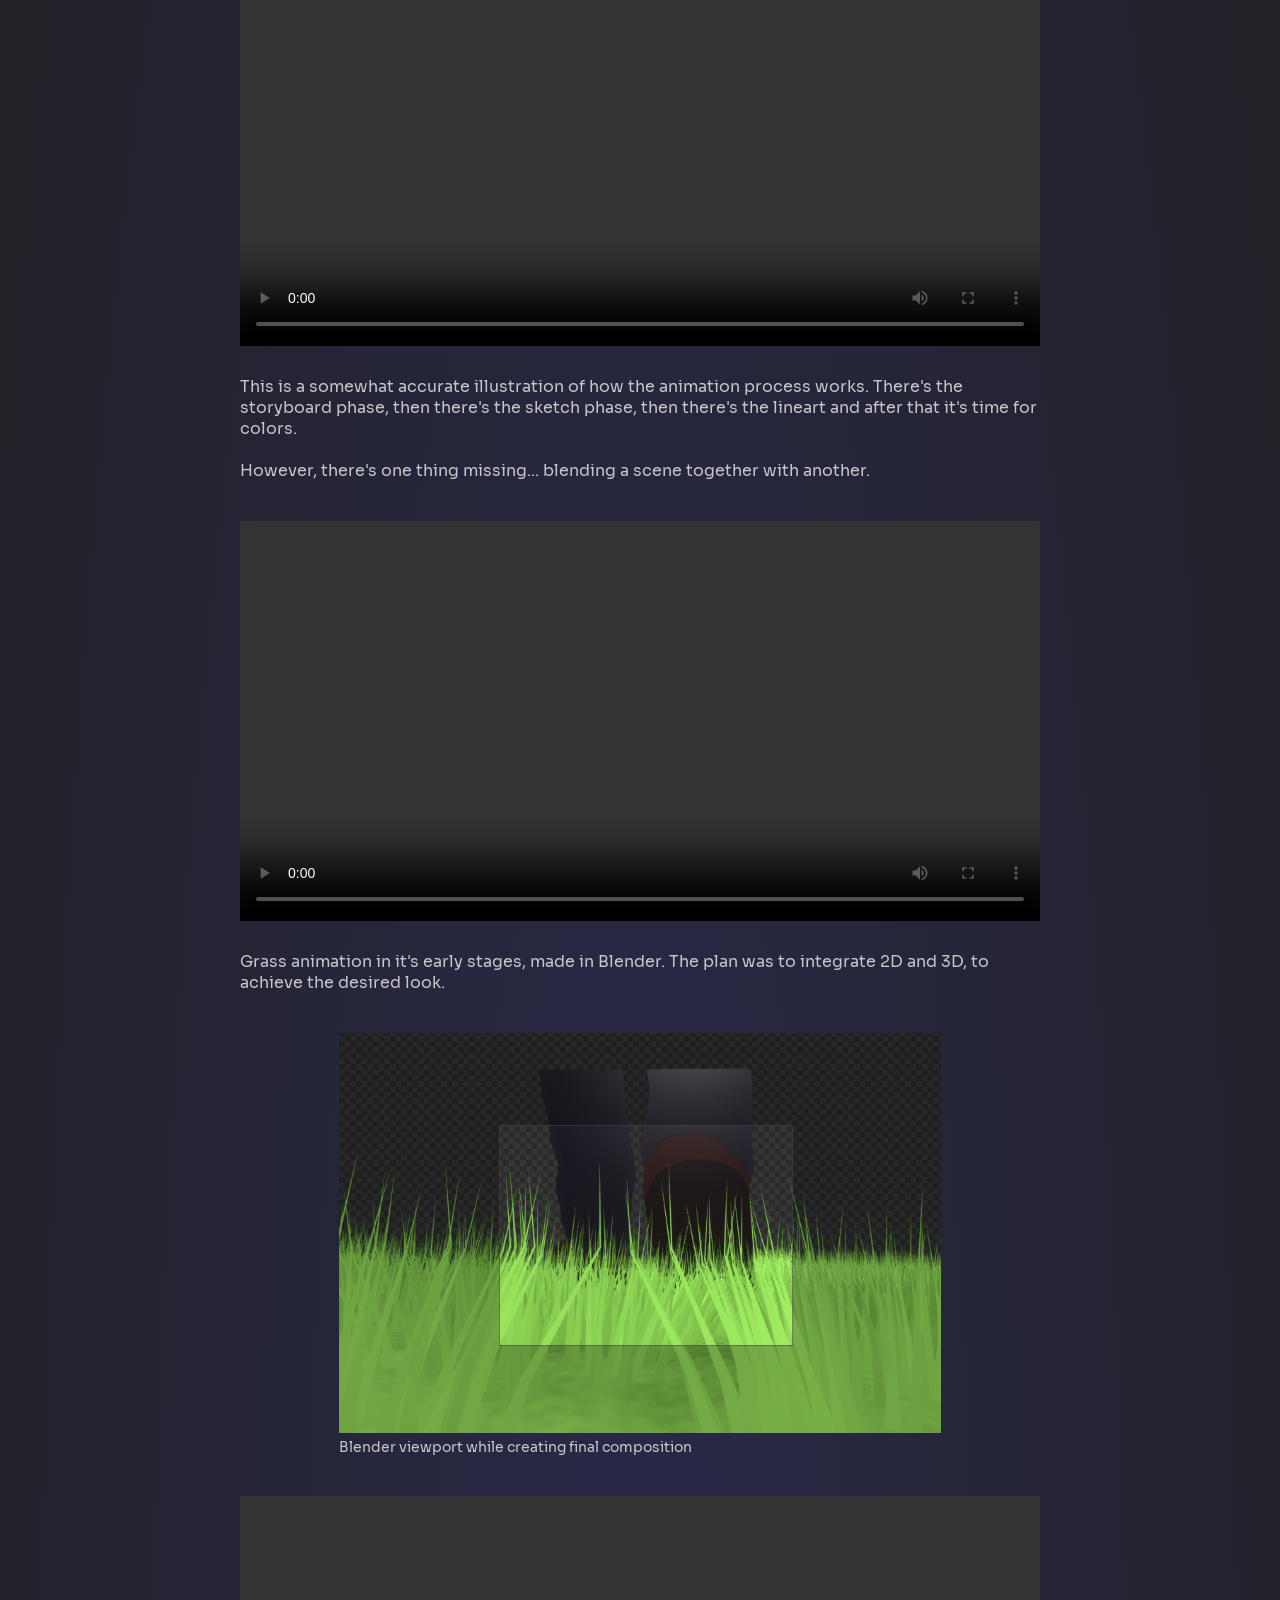
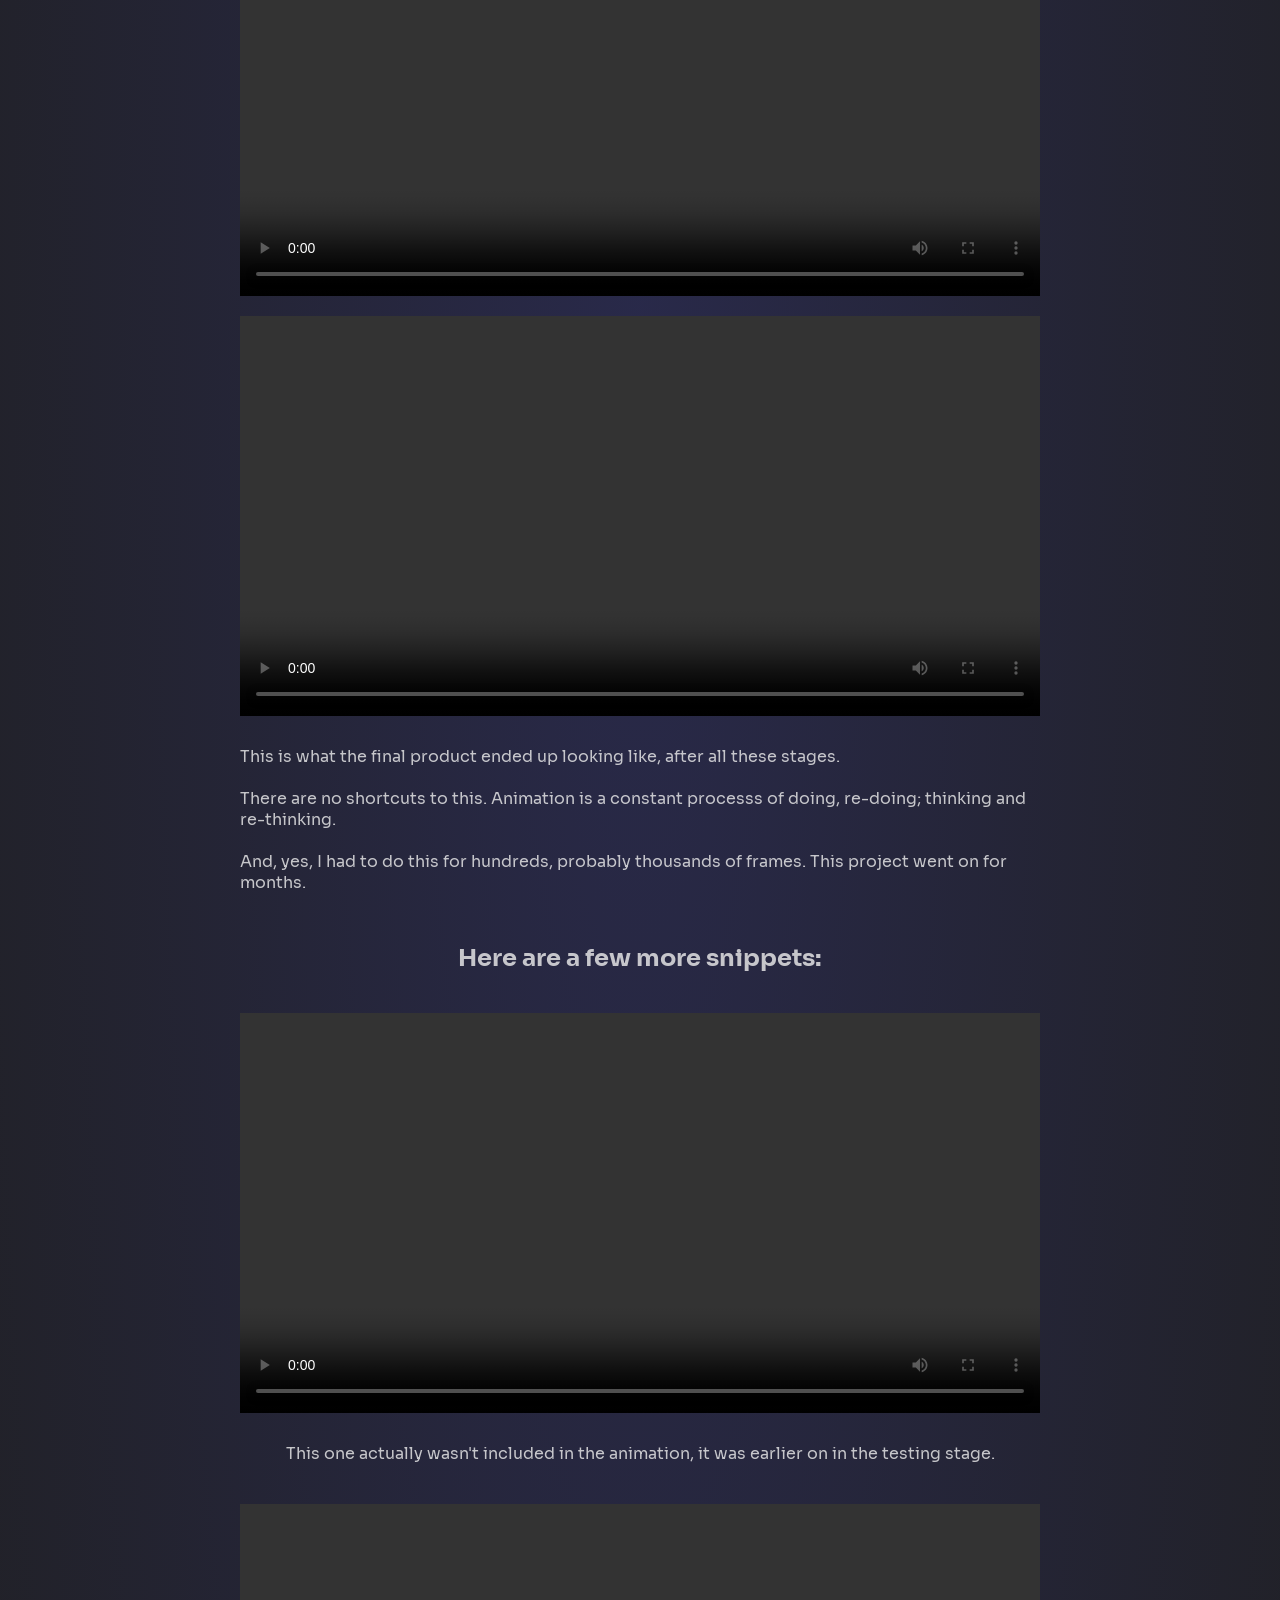
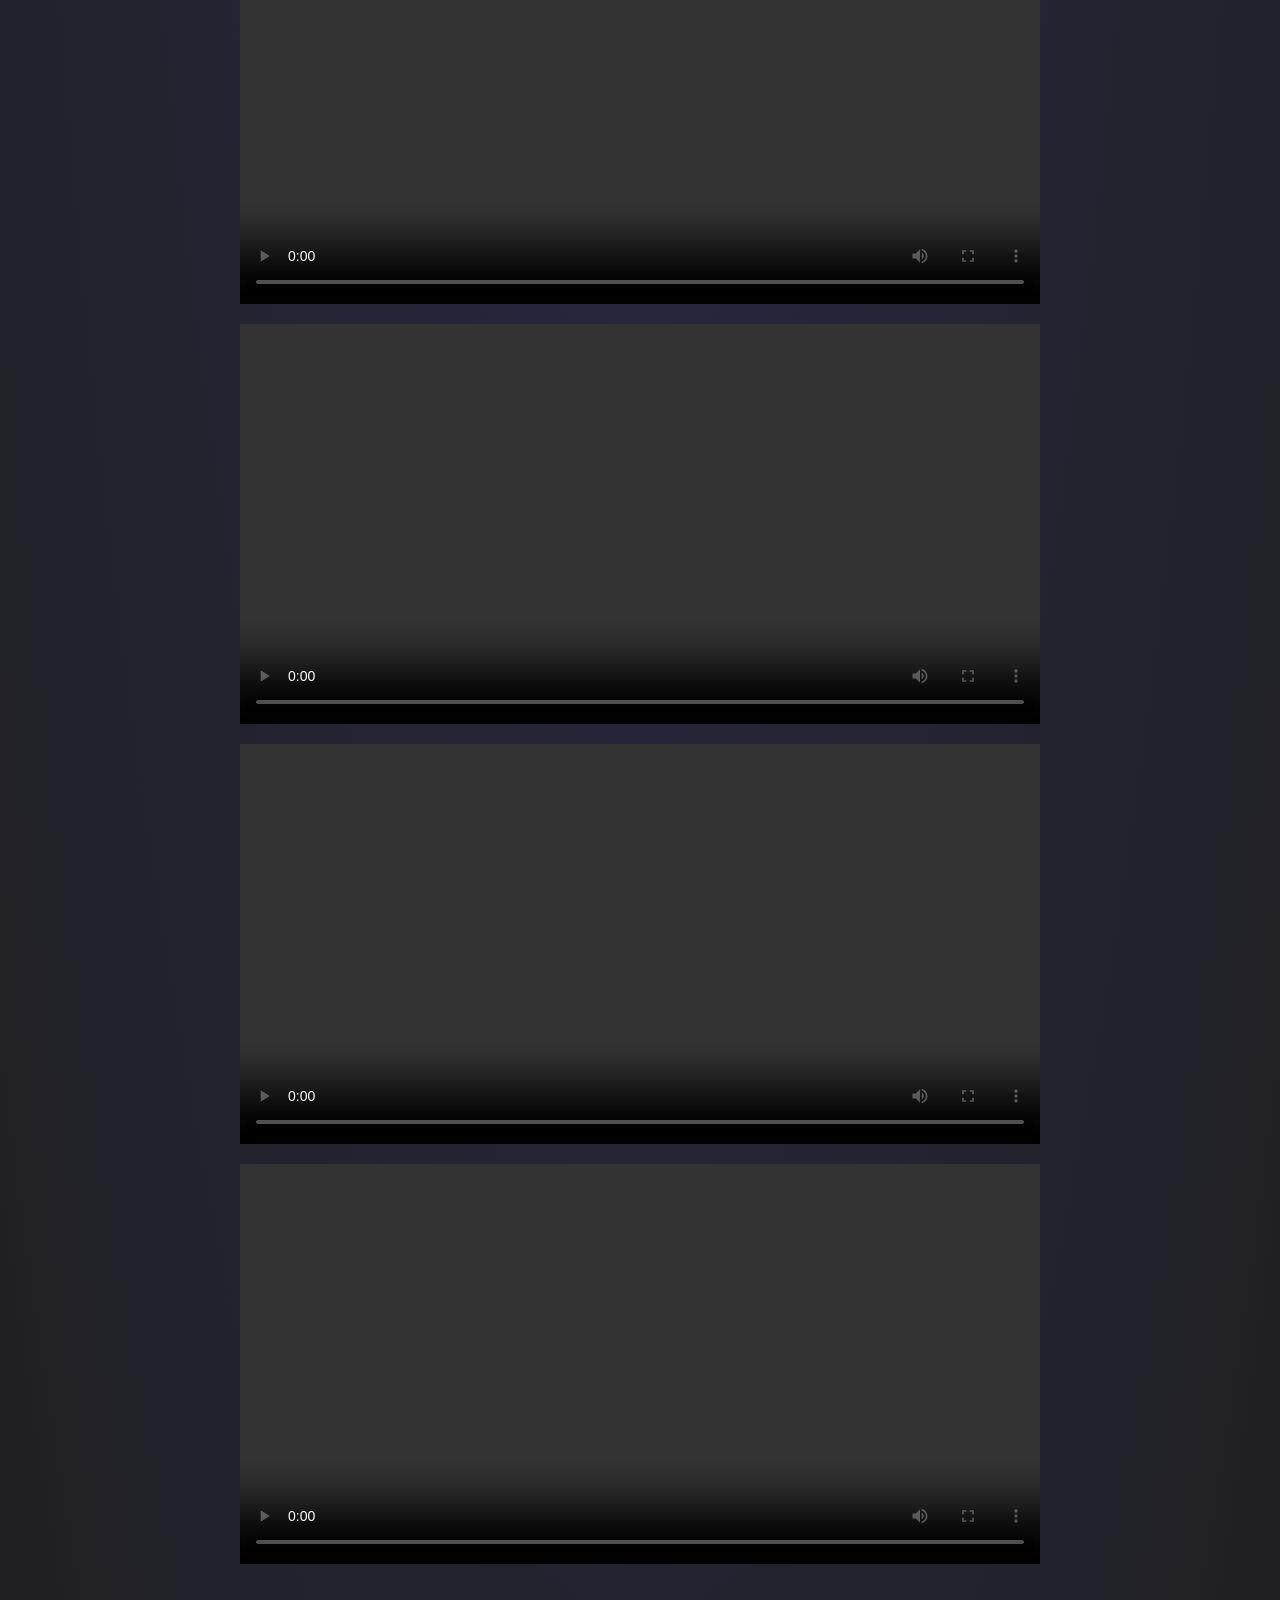
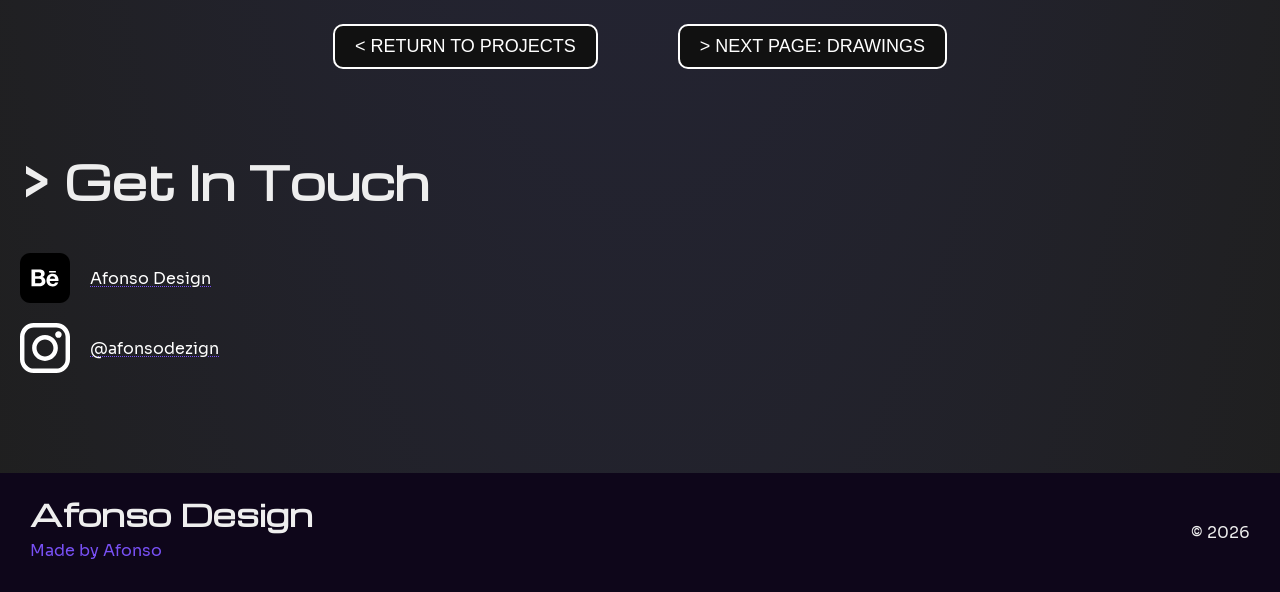
<file: 2danimation.html>
<!DOCTYPE html>
<html lang="en">
<head>
  <meta charset="UTF-8">
  <meta name="viewport" content="width=device-width, initial-scale=1.0">
  <meta name="description" content="2D Animation projects showcase - 'Daredevil' and the 'Alcaide de Faria' Portuguese legend.">
  <title>Afonso Design - 2D Animation projects</title>

  <link rel="stylesheet" href="general.css">
  <link rel="stylesheet" href="nav.css">
  <link rel="stylesheet" href="header.css">
  <link rel="stylesheet" href="main.css">
  <link rel="stylesheet" href="footer.css">
  <link rel="stylesheet" href="projects.css">
  <link rel="stylesheet" href="p-links.css">
  
  <link rel="icon" type="image/x-icon" href="../Logo/afdz.ico">
  <link rel="apple-touch-icon" href="../Logo/afdz.ico">
  <link rel="apple-touch-icon-precomposed" href="../Logo/afdz.ico">

</head>
<body>
  <nav>
    <div class="logo-container">
      <a href="index.html"><img src="../Logo/Transparent White.png" class="brand-logo"></a>
    </div>
    <div class="links-container">
      <a href="index.html">Home</a>
      <a href="about.html">About</a>
      <a href="projects.html">Projects</a>
      <a href="store.html">Store</a>
      <a href="contact.html">Contact</a>
    </div>
    <div class="button-container">
      <button><a href="#hire_me">Hire Me</a></button>
    </div>
  </nav>
  <div>
    <div class="title-container">
      <h1>2D ANIMATION</h1>
    </div>
    <div class="title-desc">
      <p>These are the animations I created using the open source Krita software.</p>
      <br><p>For now, there's only the "O Alcaide de Faria" animation, but, hopefully, there will be more soon.</p>
    </div>

      <div class="return-page">
        <a href="projects.html"><button>< RETURN TO PROJECTS</button></a>
      </div>

      <div class="animation-container">
      <section>
        <div class="animation-title">
          <h1>O Alcaide de Faria</h1>
        </div>
        <div class="animation-status">
          <p>Project Status: <span>Complete</span> 10-07-2024</p>
        </div>
        <div class="animation-desc">
          <p>This project was my first attempt at 2D animation, and isn't really close to being my best work.
          </p>
          <p>However, it was a very educational experience, because it made me realize just how tough drawing and animation can be.</p>
          <p>For more information <a href="drawings.html">check the drawing section of my projects</a>.</p>
        </div>
        <div class="animation-video-container walking-video">
          <video controls preload="metadata">
            <source src="../Video/video_animation/walk.3.mp4" type="video/mp4" alt="Short animation of a man walking facing back to the camera, early sketch version.">
          </video>
          <video controls preload="metadata">
            <source src="../Video/video_animation/walk closeup sketch.mp4" type="video/mp4" alt="Short animation of a man walking facing back to the camera, lineart version.">
          </video>
          <video controls preload="metadata">
            <source src="../Video/video_animation/Walk closeup.mp4" type="video/mp4" alt="Short animation of a man walking facing back to the camera.">
          </video>
          <div class="animation-desc"> 
            <p>This is a somewhat accurate illustration of how the animation process works. There's the storyboard phase,
              then there's the sketch phase, then there's the lineart and after that it's time for colors.
            </p>
            <br>
            <p>However, there's one thing missing... blending a scene together with another.</p>
          </div>
          <video controls preload="metadata">
            <source src="../Video/video_animation/blender grass animation.mp4" type="video/mp4" alt="Short animation of grass moving with the wind">
          </video>
          <div class="animation-desc">
            <p>Grass animation in it's early stages, made in Blender. The plan was to integrate 2D and 3D, to achieve the desired look.</p>
          </div>
          <figure>
            <img class="viewport-img" src="../Video/video_animation/blender viewport.png">
            <figcaption>Blender viewport while creating final composition</figcaption>
          </figure>
          <video controls preload="metadata">
            <source src="../Video/video_animation/man walking on grass.mp4" type="video/mp4" alt="Short animation of a man walking facing back to the camera.">
          </video>
          <video controls preload="metadata">
            <source src="../Video/video_animation/walking on grass final.mp4" type="video/mp4" alt="Short animation of a man walking facing back to the camera.">
          </video>
          <div class="animation-desc">
            <p>This is what the final product ended up looking like, after all these stages.</p>
            <br><p>There are no shortcuts to this. Animation is a constant processs of doing, re-doing; thinking and re-thinking.</p>
            <br>
            <p>And, yes, I had to do this for hundreds, probably thousands of frames. This project went on for months.</p>
          </div>
          <div class="animation-desc">
            <h2>Here are a few more snippets:</h2>
          </div>
          <video controls preload="metadata">
            <source src="../Video/video_animation/eye opening animation.mp4" type="video/mp4" alt="Short animation of an eye opening and closing.">
          </video>
          <div class="animation-desc">
            <p>This one actually wasn't included in the animation, it was earlier on in the testing stage.</p>
          </div>
          <video controls preload="metadata">
            <source src="../Video/video_animation/gritting.mp4" type="video/mp4" alt="Short animation of a man's mouth open in a feeling of intense rage">
          </video>
          <video controls preload="metadata">
            <source src="../Video/video_animation/closing fist.mp4" type="video/mp4" alt="Short animation of a stressed man clenching his fist">
          </video>
          <video controls preload="metadata">
            <source src="../Video/video_animation/hunting_3.mp4" type="video/mp4" alt="Short animation of an eyeball flying through the air amidst an explosion, while many other objects are projected in the air.">
          </video>
          <video controls preload="metadata">
            <source src="../Video/video_animation/rushing.mp4" type="video/mp4" alt="Short animation of a man rushing with his sword heading towards the viewer.">
          </video>
        </div>
      </section>
      </div>
      

    <div class="bottom-links">
      <div class="return-page">
        <a href="projects.html"><button>< RETURN TO PROJECTS</button></a>
      </div>
      <div class="next-page">
        <a href="drawings.html"><button>> NEXT PAGE: DRAWINGS</button></a>
      </div>
    </div>

  <footer>
    <div id="hire_me">
      <h3>> Get In Touch</h3>
      <div class="socials-link">
        <svg class="behance-icon" width="50px" height="50px" viewBox="0 0 512 512" version="1.1" xmlns="http://www.w3.org/2000/svg" xmlns:xlink="http://www.w3.org/1999/xlink" xml:space="preserve" xmlns:serif="http://www.serif.com/" style="fill-rule:evenodd;clip-rule:evenodd;stroke-linejoin:round;stroke-miterlimit:2;"><path d="M105,0l302,0c57.541,0.159 104.841,47.459 105,105l0,302c-0.159,57.541 -47.459,104.841 -105,105l-302,0c-57.541,-0.159 -104.841,-47.459 -105,-105l-0,-302c0.159,-57.541 47.459,-104.841 105,-105Z"/><path d="M313.542,309.917c11.344,9.033 27.246,9.938 39.542,2.25c4.139,-2.536 7.321,-6.378 9.042,-10.917l29.792,-0c-4.792,14.833 -12.042,25.375 -21.958,31.75c-10.689,6.63 -23.093,9.977 -35.667,9.625c-8.98,0.116 -17.901,-1.467 -26.292,-4.667c-7.505,-2.926 -14.287,-7.447 -19.875,-13.25c-5.484,-5.938 -9.733,-12.906 -12.5,-20.5c-3.01,-8.435 -4.505,-17.336 -4.417,-26.292c-0.065,-8.788 1.474,-17.514 4.542,-25.75c2.829,-7.758 7.226,-14.85 12.917,-20.833c5.691,-5.851 12.49,-10.511 20,-13.708c8.13,-3.434 16.883,-5.151 25.708,-5.042c9.489,-0.232 18.89,1.871 27.375,6.125c7.583,3.879 14.171,9.454 19.25,16.292c5.076,7.096 8.701,15.125 10.667,23.625c2.229,8.971 3.03,18.238 2.375,27.458l-88.875,0c-0.348,8.699 2.634,17.211 8.333,23.792l0.042,0.042Zm-115.667,-140.583c7.459,-0.075 14.905,0.651 22.208,2.167c6.128,1.201 11.961,3.594 17.167,7.042c4.808,3.32 8.659,7.847 11.167,13.125c2.769,6.279 4.094,13.1 3.875,19.958c0.27,7.577 -1.765,15.061 -5.833,21.458c-4.442,6.076 -10.407,10.876 -17.292,13.917c9.442,2.314 17.752,7.933 23.417,15.833c9.135,15.055 10.122,33.733 2.625,49.667c-3.224,6.131 -7.867,11.403 -13.542,15.375c-5.864,4.067 -12.414,7.045 -19.333,8.792c-7.263,1.905 -14.741,2.872 -22.25,2.875l-82.417,-0l0,-170.167l80.208,0l0,-0.042Zm-2.792,141.167c3.516,0.03 7.024,-0.333 10.458,-1.083c3.142,-0.614 6.13,-1.846 8.792,-3.625c2.595,-1.696 4.705,-4.036 6.125,-6.792c1.606,-3.437 2.363,-7.21 2.208,-11c-0,-8.75 -2.5,-15.042 -7.417,-18.833c-5.682,-3.938 -12.512,-5.888 -19.417,-5.542l-40.75,0l0,46.833l40,0l0,0.042Zm-2.083,-72.458c5.926,0.294 11.786,-1.376 16.667,-4.75c4.555,-3.772 6.947,-9.572 6.375,-15.458c0.121,-3.39 -0.609,-6.757 -2.125,-9.792c-1.358,-2.461 -3.361,-4.506 -5.792,-5.917c-2.552,-1.54 -5.385,-2.56 -8.333,-3c-3.176,-0.576 -6.398,-0.855 -9.625,-0.833l-35,0l0,39.75l37.917,0l-0.083,0Zm105.208,-54.958l69,0l0,16.667l-69,0l0,-16.667Zm54.167,62.125c-5.122,-4.823 -12.02,-7.314 -19.042,-6.875c-4.641,-0.168 -9.255,0.775 -13.458,2.75c-3.304,1.657 -6.228,3.984 -8.583,6.833c-2.086,2.545 -3.619,5.496 -4.5,8.667c-0.832,2.711 -1.363,5.506 -1.583,8.333l55.042,0c-0.413,-7.179 -3.165,-14.03 -7.833,-19.5l-0.042,-0.208Z" style="fill:#fff;"/></svg>
        <a href="https://www.behance.net/afonsodesign" target="_blank">
          Afonso Design
        </a>
      </div>
      <div class="socials-link instagram-icon">
        <svg fill="#fff" version="1.1" id="Layer_1" xmlns="http://www.w3.org/2000/svg" xmlns:xlink="http://www.w3.org/1999/xlink" width="50px" height="50px" viewBox="0 0 169.063 169.063" xml:space="preserve">
          <g>
            <path d="M122.406,0H46.654C20.929,0,0,20.93,0,46.655v75.752c0,25.726,20.929,46.655,46.654,46.655h75.752
              c25.727,0,46.656-20.93,46.656-46.655V46.655C169.063,20.93,148.133,0,122.406,0z M154.063,122.407
              c0,17.455-14.201,31.655-31.656,31.655H46.654C29.2,154.063,15,139.862,15,122.407V46.655C15,29.201,29.2,15,46.654,15h75.752
              c17.455,0,31.656,14.201,31.656,31.655V122.407z"/>
            <path d="M84.531,40.97c-24.021,0-43.563,19.542-43.563,43.563c0,24.02,19.542,43.561,43.563,43.561s43.563-19.541,43.563-43.561
              C128.094,60.512,108.552,40.97,84.531,40.97z M84.531,113.093c-15.749,0-28.563-12.812-28.563-28.561
              c0-15.75,12.813-28.563,28.563-28.563s28.563,12.813,28.563,28.563C113.094,100.281,100.28,113.093,84.531,113.093z"/>
            <path d="M129.921,28.251c-2.89,0-5.729,1.17-7.77,3.22c-2.051,2.04-3.23,4.88-3.23,7.78c0,2.891,1.18,5.73,3.23,7.78
              c2.04,2.04,4.88,3.22,7.77,3.22c2.9,0,5.73-1.18,7.78-3.22c2.05-2.05,3.22-4.89,3.22-7.78c0-2.9-1.17-5.74-3.22-7.78
              C135.661,29.421,132.821,28.251,129.921,28.251z"/>
          </g>
        </svg>
        <a href="https://www.instagram.com/afonsodezign/" target="_blank">
          @afonsodezign
        </a>
      </div>
    </div>

    <div class="footer-bot">
      <div>
        <p class="footer-xl">Afonso Design</p>
        <div>
          <p class="maker">Made by <span>Afonso</span></p>
        </div>
      </div>
      <div>
        <p>&#169; 2026</p>
      </div>
    </div>
  </footer>
</body>
</html>
</file>
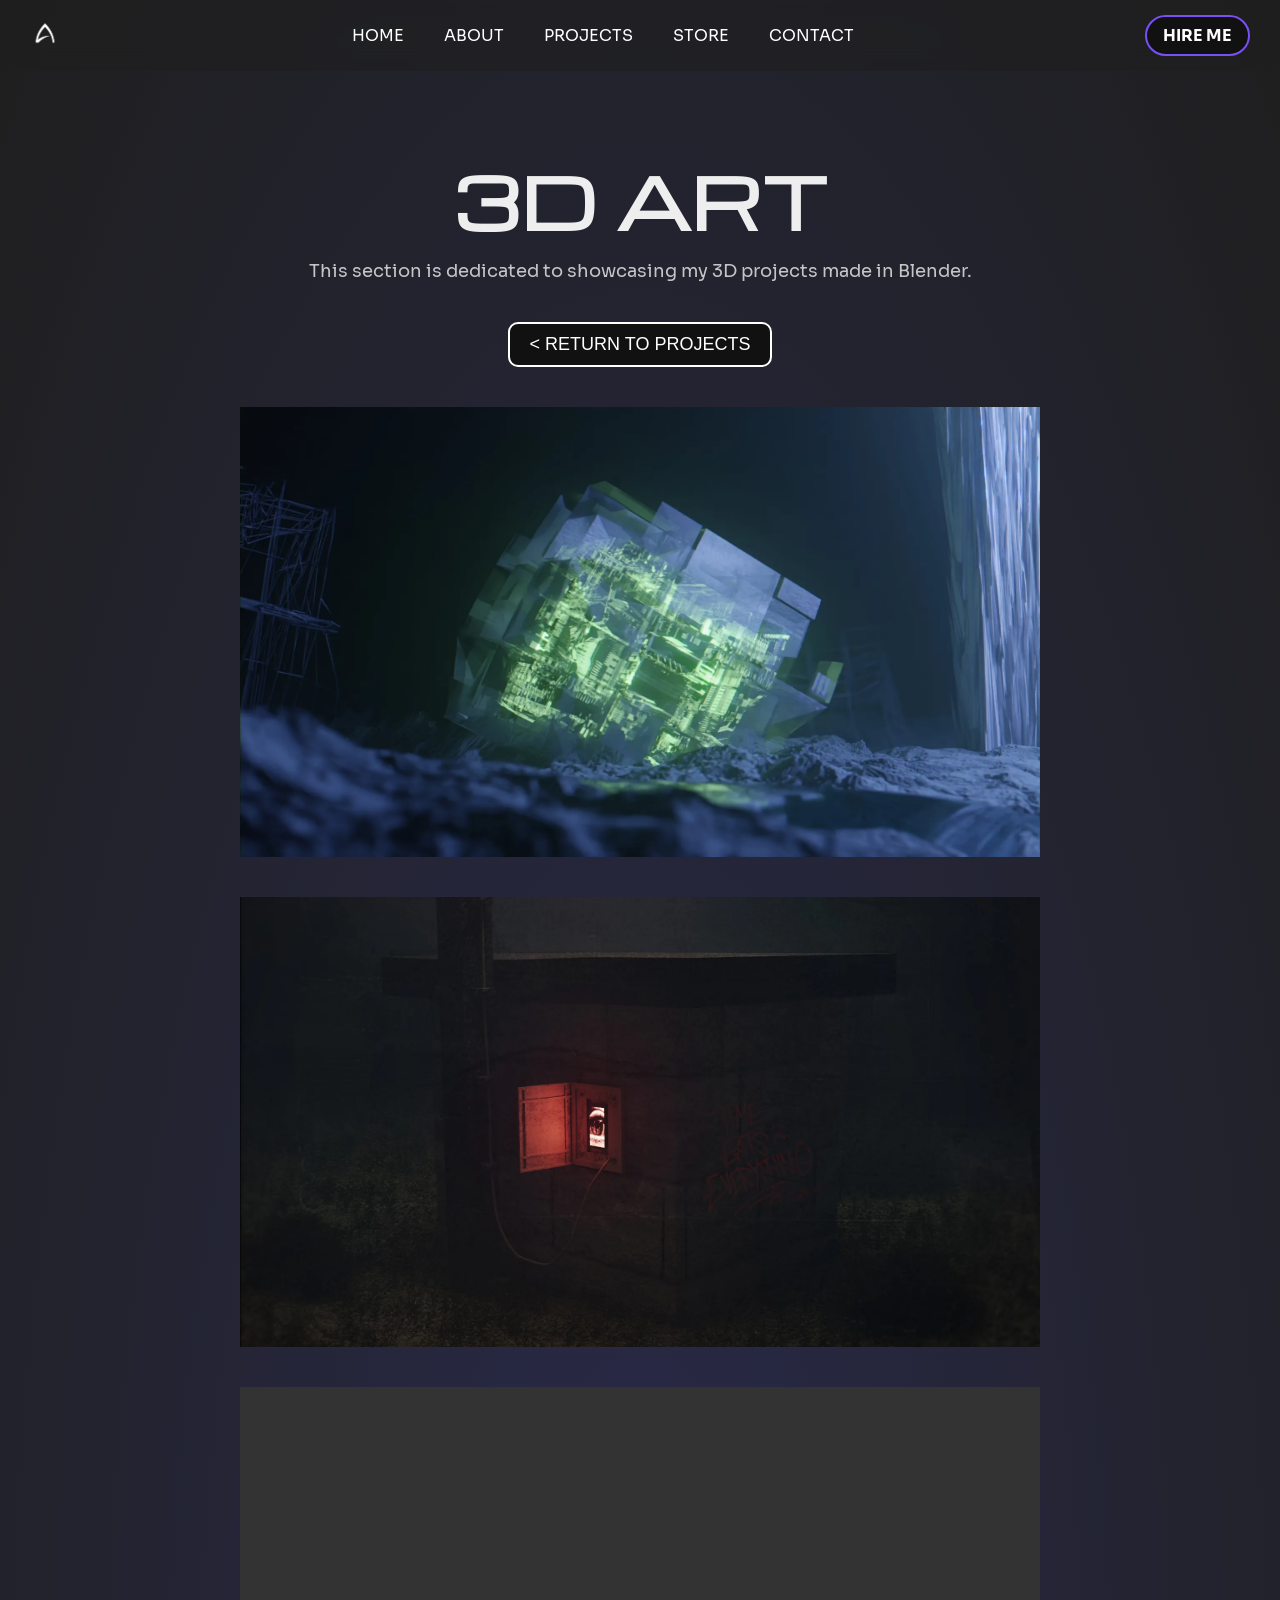
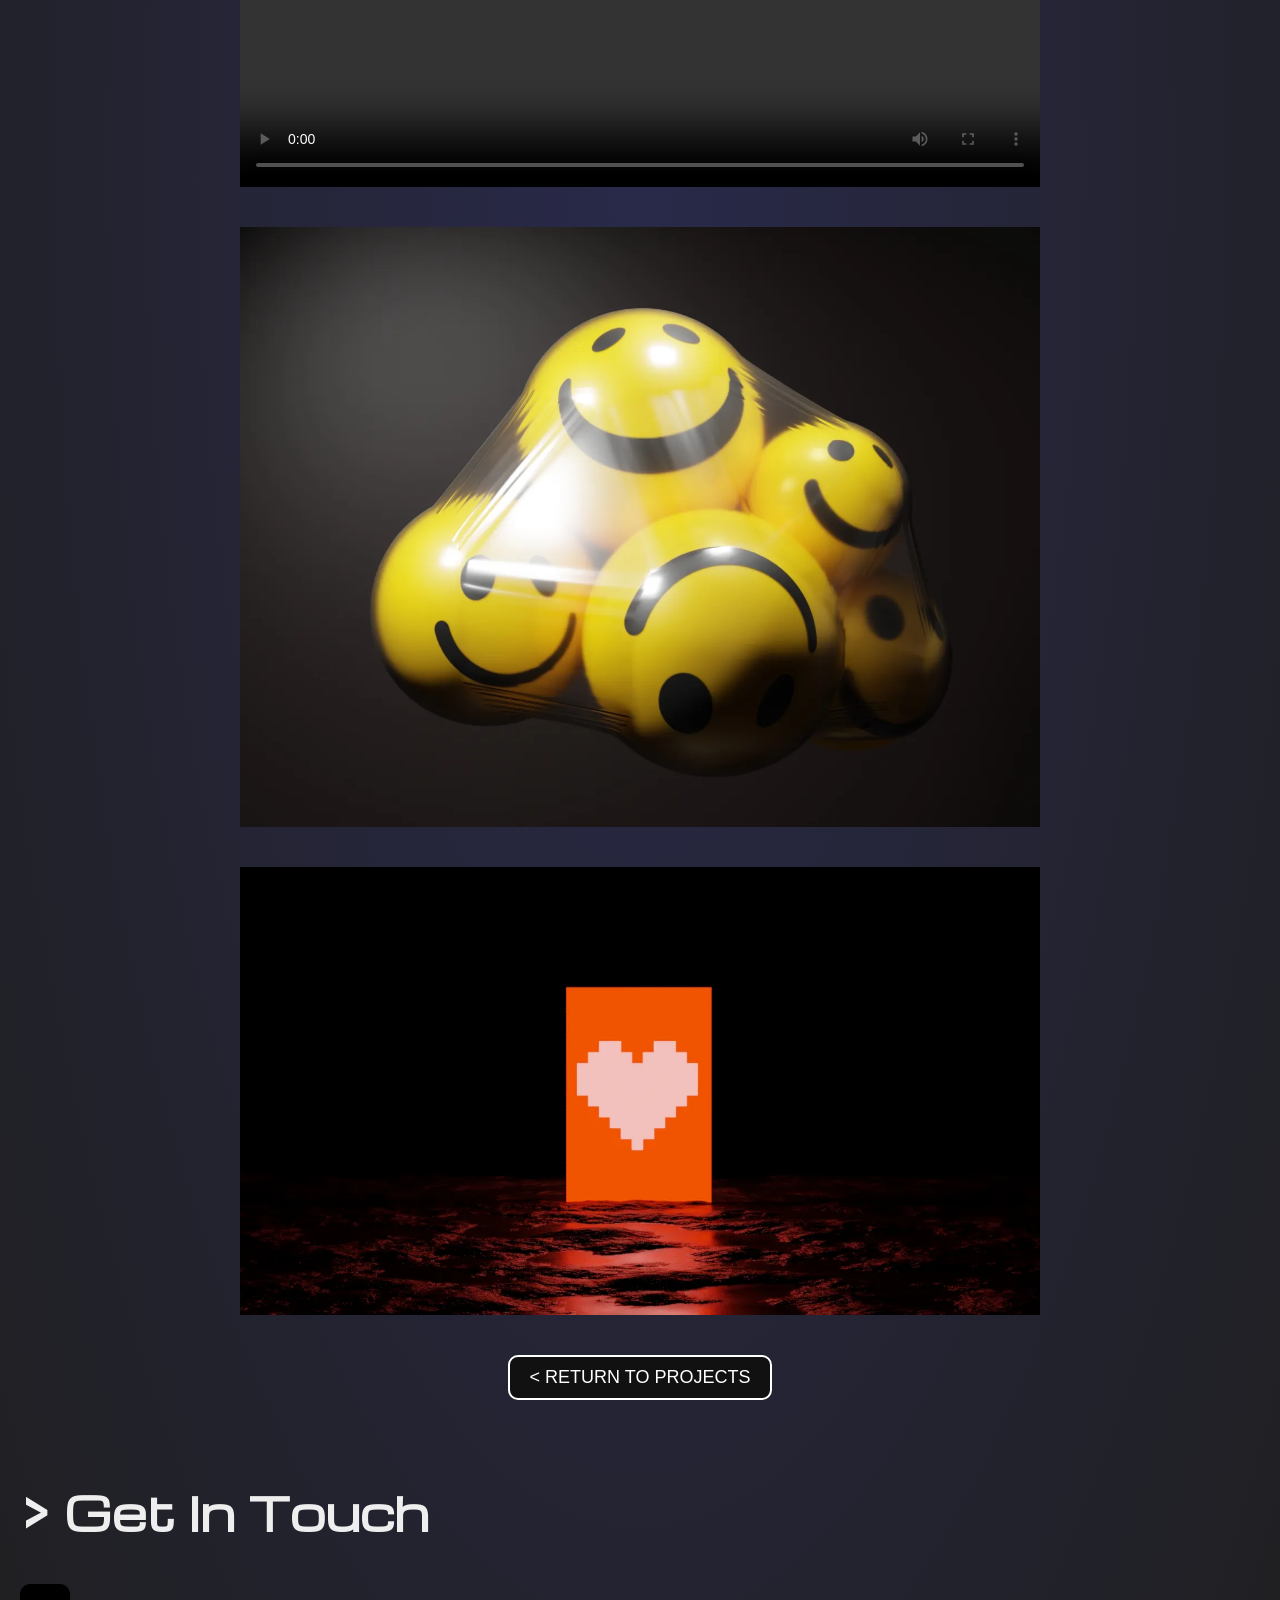
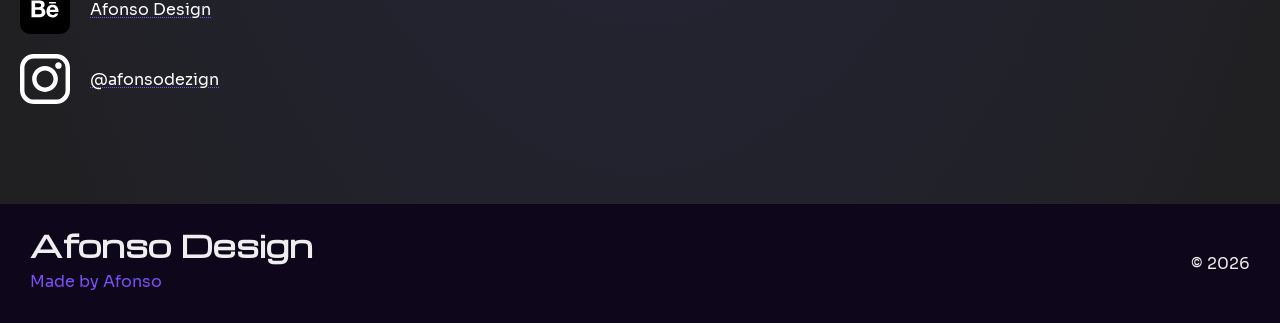
<file: 3d.html>
<!DOCTYPE html>
<html lang="en">
<head>
  <meta charset="UTF-8">
  <meta name="viewport" content="width=device-width, initial-scale=1.0">
  <meta name="description" content="3D Projects showcase.">
  <title>Afonso Design - 3D Projects</title>

  <link rel="stylesheet" href="general.css">
  <link rel="stylesheet" href="nav.css">
  <link rel="stylesheet" href="header.css">
  <link rel="stylesheet" href="main.css">
  <link rel="stylesheet" href="footer.css">
  <link rel="stylesheet" href="projects.css">
  <link rel="stylesheet" href="p-links.css">
  
  <link rel="icon" type="image/x-icon" href="../Logo/afdz.ico">
  <link rel="apple-touch-icon" href="../Logo/afdz.ico">
  <link rel="apple-touch-icon-precomposed" href="../Logo/afdz.ico">

</head>
<body>
  <nav>
    <div class="logo-container">
      <a href="index.html"><img src="../Logo/Transparent White.png" class="brand-logo"></a>
    </div>
    <div class="links-container">
      <a href="index.html">Home</a>
      <a href="about.html">About</a>
      <a href="projects.html">Projects</a>
      <a href="store.html">Store</a>
      <a href="contact.html">Contact</a>
    </div>
    <div class="button-container">
      <button><a href="#hire_me">Hire Me</a></button>
    </div>
  </nav>
  <div>
    <div class="title-container">
      <h1>3D ART</h1>
    </div>
    <div class="title-desc">
      <p>This section is dedicated to showcasing my 3D projects made in Blender.</p>
    </div>

      <div class="return-page">
        <a href="projects.html"><button>< RETURN TO PROJECTS</button></a>
      </div>

    <div>
      <section class="threed-sec">
        <div>
          <figure class="threed-images">
            <img src="../Images/return-composite.webp" alt="A scifi cube in an alien landscape.">
          </figure>
        </div>
      </section>
      <section class="threed-sec">
        <div>
          <figure class="threed-images">
            <img src="../Images/night render final edit.webp" alt="A stone building containing a scifi monitor that seems to be watching you.">
          </figure>
          <div class="threed-vid">
            <video controls><source src="../Images/scifi creepy building.mp4" type="video/mp4" alt="A man seemingly in distress walks towards an eerie stone building that seems to be watching him."></video>
          </div>
        </div>
      </section>
      <section class="threed-sec">
        <div>
          <figure class="threed-images">
            <img src="../Images/3d/wrapped smiles.webp" alt="smiley spheres tightly wrapped in plastic">
          </figure>
        </div>
      </section>
      <section class="threed-sec">
        <div>
          <figure class="threed-images">
            <img src="../Images/3d/heart.webp" alt="a monitor containing a pixelated heart image over a rocky landscape, projecting a bright red light.">
          </figure>
        </div>
      </section>
    </div>

    <div class="bottom-links">
      <div class="return-page">
        <a href="projects.html"><button>< RETURN TO PROJECTS</button></a>
      </div>
  </div>

  <footer>
    <div id="hire_me">
      <h3>> Get In Touch</h3>
      <div class="socials-link">
        <svg class="behance-icon" width="50px" height="50px" viewBox="0 0 512 512" version="1.1" xmlns="http://www.w3.org/2000/svg" xmlns:xlink="http://www.w3.org/1999/xlink" xml:space="preserve" xmlns:serif="http://www.serif.com/" style="fill-rule:evenodd;clip-rule:evenodd;stroke-linejoin:round;stroke-miterlimit:2;"><path d="M105,0l302,0c57.541,0.159 104.841,47.459 105,105l0,302c-0.159,57.541 -47.459,104.841 -105,105l-302,0c-57.541,-0.159 -104.841,-47.459 -105,-105l-0,-302c0.159,-57.541 47.459,-104.841 105,-105Z"/><path d="M313.542,309.917c11.344,9.033 27.246,9.938 39.542,2.25c4.139,-2.536 7.321,-6.378 9.042,-10.917l29.792,-0c-4.792,14.833 -12.042,25.375 -21.958,31.75c-10.689,6.63 -23.093,9.977 -35.667,9.625c-8.98,0.116 -17.901,-1.467 -26.292,-4.667c-7.505,-2.926 -14.287,-7.447 -19.875,-13.25c-5.484,-5.938 -9.733,-12.906 -12.5,-20.5c-3.01,-8.435 -4.505,-17.336 -4.417,-26.292c-0.065,-8.788 1.474,-17.514 4.542,-25.75c2.829,-7.758 7.226,-14.85 12.917,-20.833c5.691,-5.851 12.49,-10.511 20,-13.708c8.13,-3.434 16.883,-5.151 25.708,-5.042c9.489,-0.232 18.89,1.871 27.375,6.125c7.583,3.879 14.171,9.454 19.25,16.292c5.076,7.096 8.701,15.125 10.667,23.625c2.229,8.971 3.03,18.238 2.375,27.458l-88.875,0c-0.348,8.699 2.634,17.211 8.333,23.792l0.042,0.042Zm-115.667,-140.583c7.459,-0.075 14.905,0.651 22.208,2.167c6.128,1.201 11.961,3.594 17.167,7.042c4.808,3.32 8.659,7.847 11.167,13.125c2.769,6.279 4.094,13.1 3.875,19.958c0.27,7.577 -1.765,15.061 -5.833,21.458c-4.442,6.076 -10.407,10.876 -17.292,13.917c9.442,2.314 17.752,7.933 23.417,15.833c9.135,15.055 10.122,33.733 2.625,49.667c-3.224,6.131 -7.867,11.403 -13.542,15.375c-5.864,4.067 -12.414,7.045 -19.333,8.792c-7.263,1.905 -14.741,2.872 -22.25,2.875l-82.417,-0l0,-170.167l80.208,0l0,-0.042Zm-2.792,141.167c3.516,0.03 7.024,-0.333 10.458,-1.083c3.142,-0.614 6.13,-1.846 8.792,-3.625c2.595,-1.696 4.705,-4.036 6.125,-6.792c1.606,-3.437 2.363,-7.21 2.208,-11c-0,-8.75 -2.5,-15.042 -7.417,-18.833c-5.682,-3.938 -12.512,-5.888 -19.417,-5.542l-40.75,0l0,46.833l40,0l0,0.042Zm-2.083,-72.458c5.926,0.294 11.786,-1.376 16.667,-4.75c4.555,-3.772 6.947,-9.572 6.375,-15.458c0.121,-3.39 -0.609,-6.757 -2.125,-9.792c-1.358,-2.461 -3.361,-4.506 -5.792,-5.917c-2.552,-1.54 -5.385,-2.56 -8.333,-3c-3.176,-0.576 -6.398,-0.855 -9.625,-0.833l-35,0l0,39.75l37.917,0l-0.083,0Zm105.208,-54.958l69,0l0,16.667l-69,0l0,-16.667Zm54.167,62.125c-5.122,-4.823 -12.02,-7.314 -19.042,-6.875c-4.641,-0.168 -9.255,0.775 -13.458,2.75c-3.304,1.657 -6.228,3.984 -8.583,6.833c-2.086,2.545 -3.619,5.496 -4.5,8.667c-0.832,2.711 -1.363,5.506 -1.583,8.333l55.042,0c-0.413,-7.179 -3.165,-14.03 -7.833,-19.5l-0.042,-0.208Z" style="fill:#fff;"/></svg>
        <a href="https://www.behance.net/afonsodesign" target="_blank">
          Afonso Design
        </a>
      </div>
      <div class="socials-link instagram-icon">
        <svg fill="#fff" version="1.1" id="Layer_1" xmlns="http://www.w3.org/2000/svg" xmlns:xlink="http://www.w3.org/1999/xlink" width="50px" height="50px" viewBox="0 0 169.063 169.063" xml:space="preserve">
          <g>
            <path d="M122.406,0H46.654C20.929,0,0,20.93,0,46.655v75.752c0,25.726,20.929,46.655,46.654,46.655h75.752
              c25.727,0,46.656-20.93,46.656-46.655V46.655C169.063,20.93,148.133,0,122.406,0z M154.063,122.407
              c0,17.455-14.201,31.655-31.656,31.655H46.654C29.2,154.063,15,139.862,15,122.407V46.655C15,29.201,29.2,15,46.654,15h75.752
              c17.455,0,31.656,14.201,31.656,31.655V122.407z"/>
            <path d="M84.531,40.97c-24.021,0-43.563,19.542-43.563,43.563c0,24.02,19.542,43.561,43.563,43.561s43.563-19.541,43.563-43.561
              C128.094,60.512,108.552,40.97,84.531,40.97z M84.531,113.093c-15.749,0-28.563-12.812-28.563-28.561
              c0-15.75,12.813-28.563,28.563-28.563s28.563,12.813,28.563,28.563C113.094,100.281,100.28,113.093,84.531,113.093z"/>
            <path d="M129.921,28.251c-2.89,0-5.729,1.17-7.77,3.22c-2.051,2.04-3.23,4.88-3.23,7.78c0,2.891,1.18,5.73,3.23,7.78
              c2.04,2.04,4.88,3.22,7.77,3.22c2.9,0,5.73-1.18,7.78-3.22c2.05-2.05,3.22-4.89,3.22-7.78c0-2.9-1.17-5.74-3.22-7.78
              C135.661,29.421,132.821,28.251,129.921,28.251z"/>
          </g>
        </svg>
        <a href="https://www.instagram.com/afonsodezign/" target="_blank">
          @afonsodezign
        </a>
      </div>
    </div>

    <div class="footer-bot">
      <div>
        <p class="footer-xl">Afonso Design</p>
        <div>
          <p class="maker">Made by <span>Afonso</span></p>
        </div>
      </div>
      <div>
        <p>&#169; 2026</p>
      </div>
    </div>
  </footer>
</body>
</html>
</file>
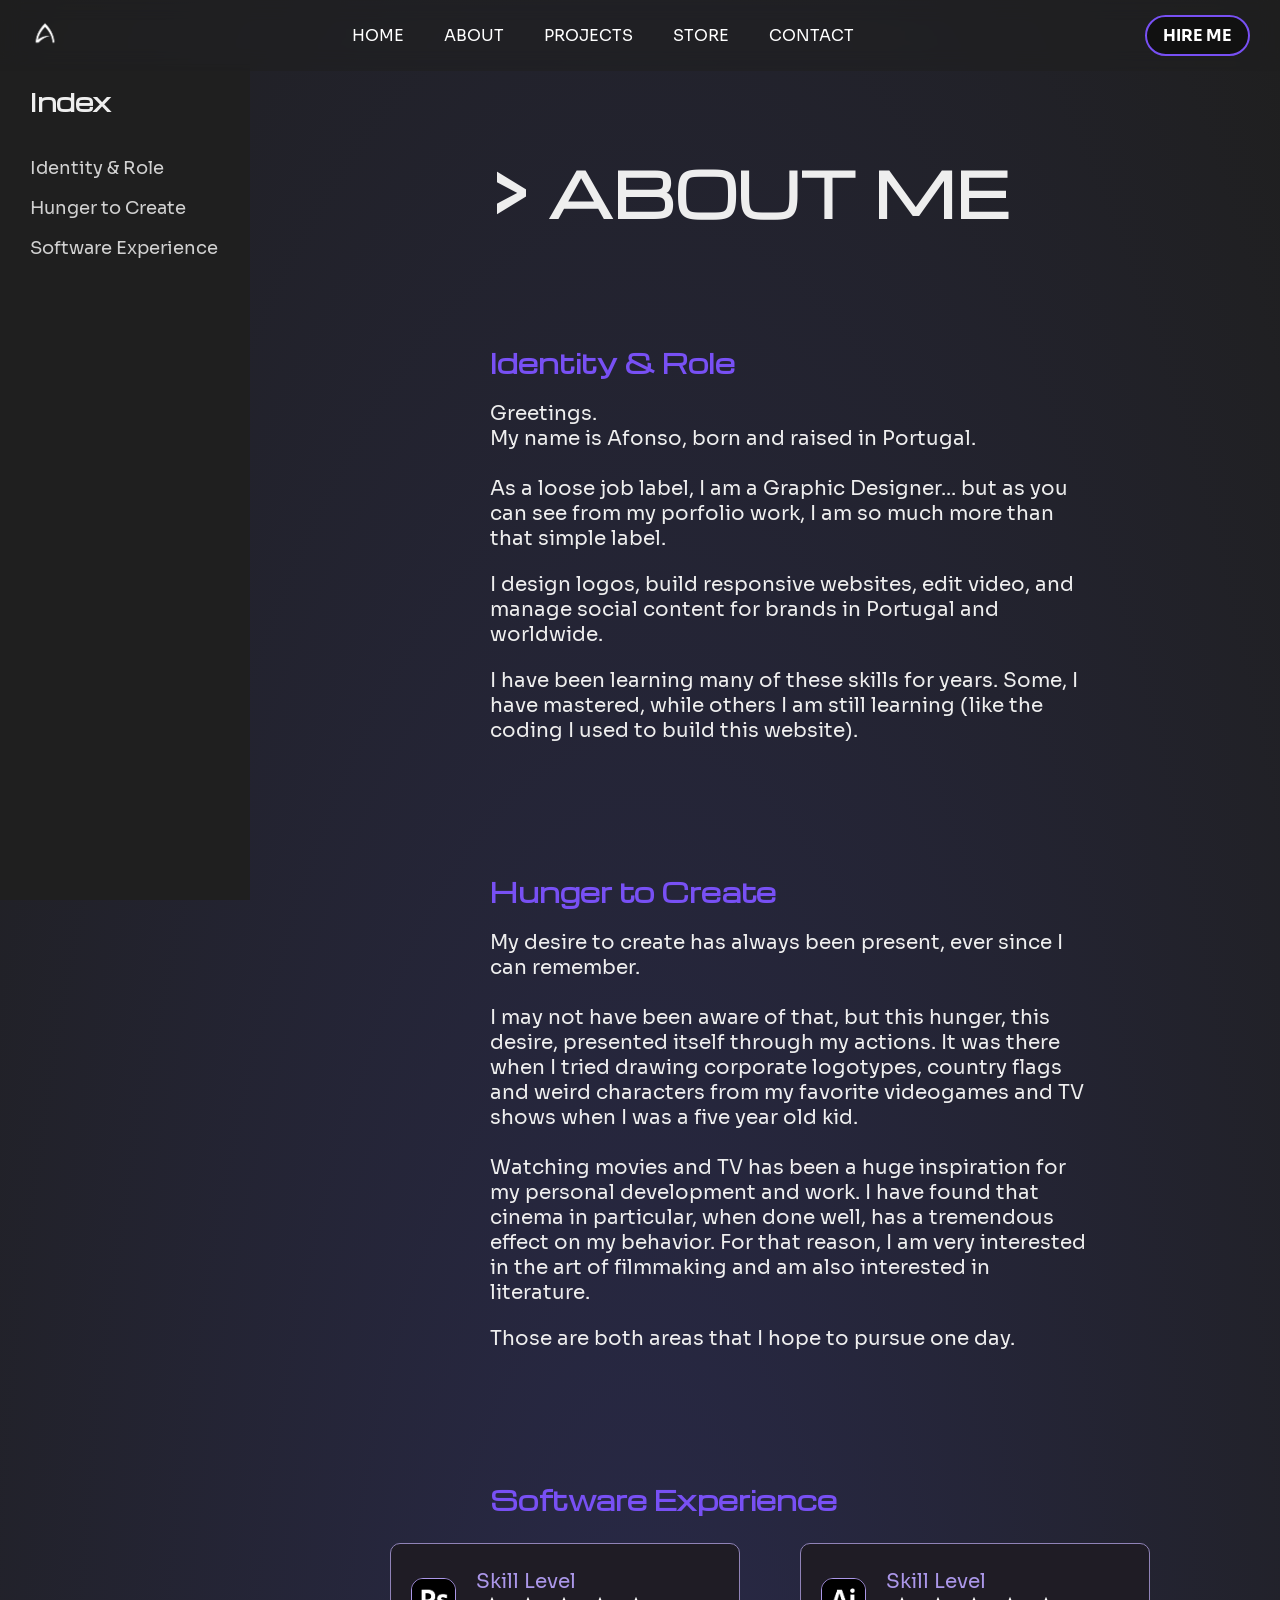
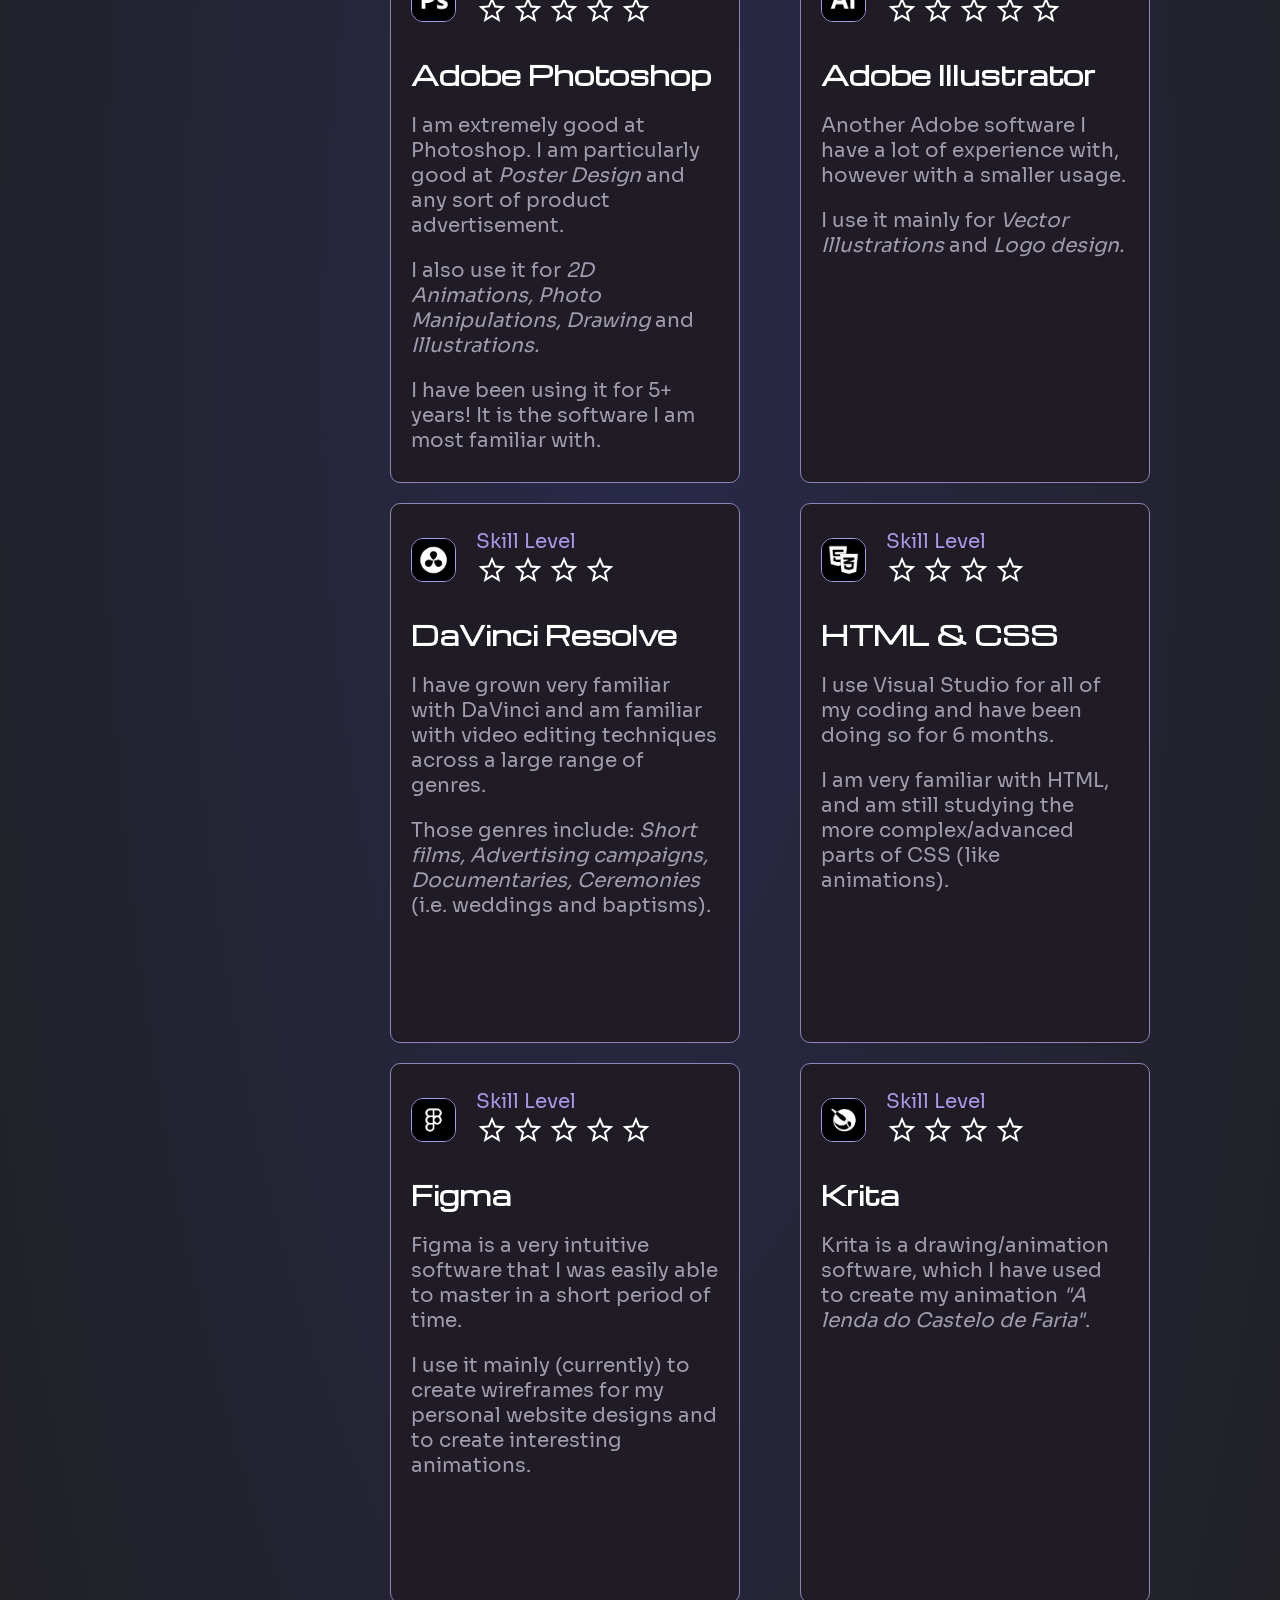
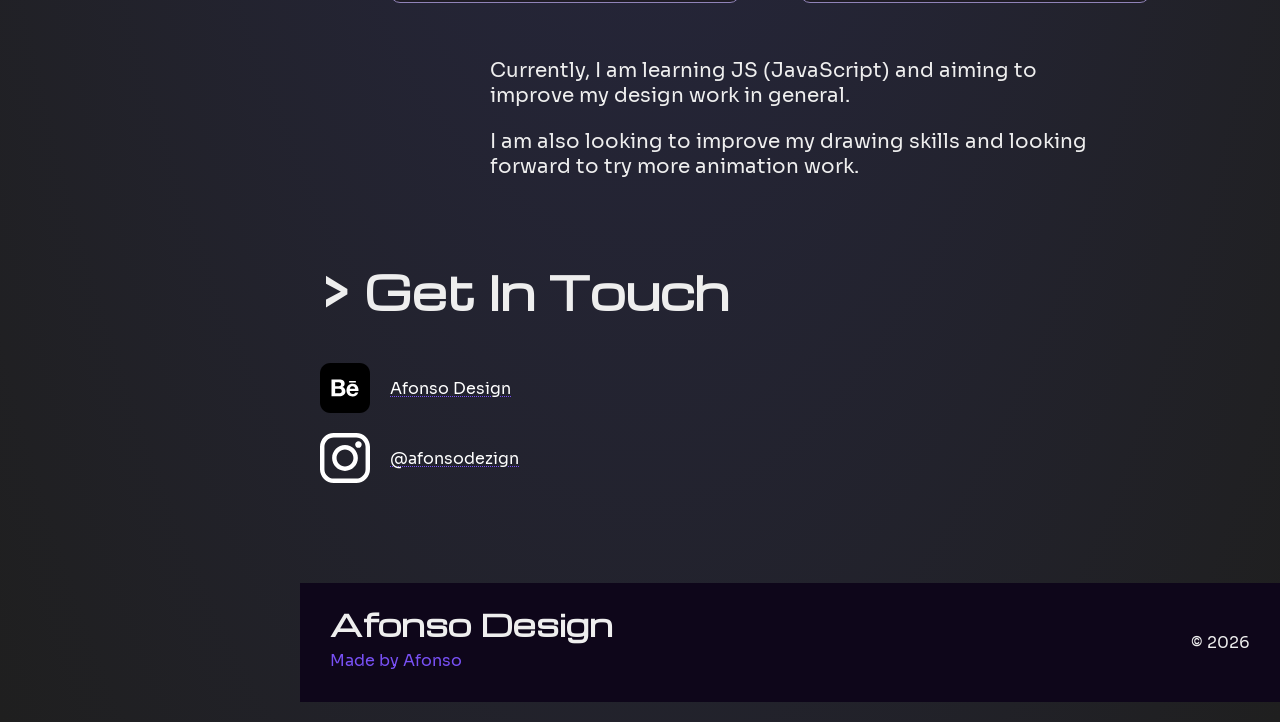
<file: about.html>
<!DOCTYPE html>
<html lang="en">
<head>
  <meta charset="UTF-8">
  <meta name="viewport" content="width=device-width, initial-scale=1.0">
  <meta name="description" content="Learn more about me and my work as a Graphic Designer and artist.">
  <title>Afonso Design - About me and my work</title>

  <link rel="stylesheet" href="about.css">
  <link rel="stylesheet" href="nav.css">
  <link rel="stylesheet" href="footer.css">

  <link rel="icon" type="image/x-icon" href="../Logo/afdz.ico">
  <link rel="apple-touch-icon" href="../Logo/afdz.ico">
  <link rel="apple-touch-icon-precomposed" href="../Logo/afdz.ico">
</head>

<body>
  <nav>
    <div class="logo-container">
      <a href="index.html"><img src="../Logo/Transparent White.png" class="brand-logo"></a>
    </div>
    <div class="links-container">
      <a href="index.html">Home</a>
      <a href="about.html">About</a>
      <a href="projects.html">Projects</a>
      <a href="store.html">Store</a>
      <a href="contact.html">Contact</a>
    </div>
    <div class="button-container">
      <button><a href="#hire_me">Hire Me</a></button>
    </div>
  </nav>

  <section class="index-holder">
    <div class="index-container">
      <div class="index-title">
        <h1>Index</h1>
      </div>
      <div class="index-list">
        <ul>
          <li><a href="#identity">Identity & Role</a></li>
          <li><a href="#hunger">Hunger to Create</a></li>
          <li><a href="#skills">Software Experience</a></li>
        </ul>
      </div>
    </div>
  </section>


  <main>
    <div class="main-container">

    <header>
      <h1>
        > ABOUT ME
      </h1>
    </header>

    <section>
      <p id="identity" class="scroller">Hunger to Create</p>
        <h2>Identity & Role</h2>
      <div class="intro-sec">
        <div class="introductory-phrase">
          <p>
            Greetings.<br> My name is Afonso, born and raised in Portugal.
          </p>
        </div>
        <div class="joblabel-phrase">
          <p>
            <br>
            As a loose job label, I am a Graphic Designer... but as you can see
            from my porfolio work, I am so much more than that simple label.
          </p>
            <br>
          <p>
            I design logos, build responsive websites, edit video, and manage social content for brands in Portugal and worldwide.
          </p>
          <br>
          <p>I have been learning many of these skills for years. Some, I have mastered, while others I am still learning (like the coding I used to build this website).</p>
        </div>
      </div>
    
      <br>

      <div>
        <p id="hunger" class="scroller">Hunger to Create</p>
        <h2>Hunger to Create</h2>
        <p>
          My desire to create has always been present, ever since I can remember.
        </p>
        <p>
        <br>
          I may not have been aware of that, but this hunger, this desire, presented itself through my actions.
          It was there when I tried drawing corporate logotypes, country flags and weird characters from my favorite videogames
          and TV shows when I was a five year old kid.
        </p>
        <p>
        <br>
          Watching movies and TV has been a huge inspiration for my personal development and work.
          I have found that cinema in particular, when done well, has a tremendous effect on my behavior.
          For that reason, I am very interested in the art of filmmaking and am also interested in literature.
        </p>
        <br>
        <p>Those are both areas that I hope to pursue one day.</p>
      </div>

      <br>

      <div class="software-section">
        <p id="skills" class="scroller">Hunger to Create</p>
        <h2>Software Experience</h2>
        <!--Include skillset grid-->
      <section>
      <div class="skills-panel">
      <div class="skillset-container">
        <div class="skill-container">
          <div class="skill-icon">
            <img src="../Icons/psd logo.png">
            <div class="skill-level-container">
              <p class="skill-level">Skill Level</p>
              <svg xmlns="http://www.w3.org/2000/svg" height="32px" viewBox="0 -960 960 960" width="32px" fill="#fff"><path d="m323-245 157-94 157 95-42-178 138-120-182-16-71-168-71 167-182 16 138 120-42 178Zm-90 125 65-281L80-590l288-25 112-265 112 265 288 25-218 189 65 281-247-149-247 149Zm247-355Z"/></svg>
              <svg xmlns="http://www.w3.org/2000/svg" height="32px" viewBox="0 -960 960 960" width="32px" fill="#fff"><path d="m323-245 157-94 157 95-42-178 138-120-182-16-71-168-71 167-182 16 138 120-42 178Zm-90 125 65-281L80-590l288-25 112-265 112 265 288 25-218 189 65 281-247-149-247 149Zm247-355Z"/></svg>
              <svg xmlns="http://www.w3.org/2000/svg" height="32px" viewBox="0 -960 960 960" width="32px" fill="#fff"><path d="m323-245 157-94 157 95-42-178 138-120-182-16-71-168-71 167-182 16 138 120-42 178Zm-90 125 65-281L80-590l288-25 112-265 112 265 288 25-218 189 65 281-247-149-247 149Zm247-355Z"/></svg>
              <svg xmlns="http://www.w3.org/2000/svg" height="32px" viewBox="0 -960 960 960" width="32px" fill="#fff"><path d="m323-245 157-94 157 95-42-178 138-120-182-16-71-168-71 167-182 16 138 120-42 178Zm-90 125 65-281L80-590l288-25 112-265 112 265 288 25-218 189 65 281-247-149-247 149Zm247-355Z"/></svg>
              <svg xmlns="http://www.w3.org/2000/svg" height="32px" viewBox="0 -960 960 960" width="32px" fill="#fff"><path d="m323-245 157-94 157 95-42-178 138-120-182-16-71-168-71 167-182 16 138 120-42 178Zm-90 125 65-281L80-590l288-25 112-265 112 265 288 25-218 189 65 281-247-149-247 149Zm247-355Z"/></svg>
            </div>
            </div>

          <div class="skill-description">
            <h2>Adobe Photoshop</h2>
            <p>I am extremely good at Photoshop. I am particularly good at <em>Poster Design</em> and any sort of product advertisement.</p>
            <p>I also use it for <em>2D Animations, Photo Manipulations, Drawing</em> and <em>Illustrations.</em></p>
            <p>I have been using it for 5+ years! It is the software I am most familiar with.</p>
          </div>
        </div>
        <div class="skill-container">
          <div class="skill-icon">
            <img src="../Icons/ai logo.png">
            <div class="skill-level-container">
              <p class="skill-level">Skill Level</p>
            <svg xmlns="http://www.w3.org/2000/svg" height="32px" viewBox="0 -960 960 960" width="32px" fill="#fff"><path d="m323-245 157-94 157 95-42-178 138-120-182-16-71-168-71 167-182 16 138 120-42 178Zm-90 125 65-281L80-590l288-25 112-265 112 265 288 25-218 189 65 281-247-149-247 149Zm247-355Z"/></svg>
            <svg xmlns="http://www.w3.org/2000/svg" height="32px" viewBox="0 -960 960 960" width="32px" fill="#fff"><path d="m323-245 157-94 157 95-42-178 138-120-182-16-71-168-71 167-182 16 138 120-42 178Zm-90 125 65-281L80-590l288-25 112-265 112 265 288 25-218 189 65 281-247-149-247 149Zm247-355Z"/></svg>
            <svg xmlns="http://www.w3.org/2000/svg" height="32px" viewBox="0 -960 960 960" width="32px" fill="#fff"><path d="m323-245 157-94 157 95-42-178 138-120-182-16-71-168-71 167-182 16 138 120-42 178Zm-90 125 65-281L80-590l288-25 112-265 112 265 288 25-218 189 65 281-247-149-247 149Zm247-355Z"/></svg>
            <svg xmlns="http://www.w3.org/2000/svg" height="32px" viewBox="0 -960 960 960" width="32px" fill="#fff"><path d="m323-245 157-94 157 95-42-178 138-120-182-16-71-168-71 167-182 16 138 120-42 178Zm-90 125 65-281L80-590l288-25 112-265 112 265 288 25-218 189 65 281-247-149-247 149Zm247-355Z"/></svg>
            <svg xmlns="http://www.w3.org/2000/svg" height="32px" viewBox="0 -960 960 960" width="32px" fill="#fff"><path d="m323-245 157-94 157 95-42-178 138-120-182-16-71-168-71 167-182 16 138 120-42 178Zm-90 125 65-281L80-590l288-25 112-265 112 265 288 25-218 189 65 281-247-149-247 149Zm247-355Z"/></svg>
          </div>
          </div>

          <div class="skill-description">
            <h2>Adobe Illustrator</h2>
            <p>Another Adobe software I have a lot of experience with, however with a smaller usage.</p>
            <p>I use it mainly for <em>Vector Illustrations</em> and <em>Logo design.</em></p>
          </div>
        </div>
        <div class="skill-container">
          <div class="skill-icon">
            <img src="../Icons/da vinci logo.png">
            <div class="skill-level-container">
              <p class="skill-level">Skill Level</p>
              <svg xmlns="http://www.w3.org/2000/svg" height="32px" viewBox="0 -960 960 960" width="32px" fill="#fff"><path d="m323-245 157-94 157 95-42-178 138-120-182-16-71-168-71 167-182 16 138 120-42 178Zm-90 125 65-281L80-590l288-25 112-265 112 265 288 25-218 189 65 281-247-149-247 149Zm247-355Z"/></svg>
              <svg xmlns="http://www.w3.org/2000/svg" height="32px" viewBox="0 -960 960 960" width="32px" fill="#fff"><path d="m323-245 157-94 157 95-42-178 138-120-182-16-71-168-71 167-182 16 138 120-42 178Zm-90 125 65-281L80-590l288-25 112-265 112 265 288 25-218 189 65 281-247-149-247 149Zm247-355Z"/></svg>
              <svg xmlns="http://www.w3.org/2000/svg" height="32px" viewBox="0 -960 960 960" width="32px" fill="#fff"><path d="m323-245 157-94 157 95-42-178 138-120-182-16-71-168-71 167-182 16 138 120-42 178Zm-90 125 65-281L80-590l288-25 112-265 112 265 288 25-218 189 65 281-247-149-247 149Zm247-355Z"/></svg>
              <svg xmlns="http://www.w3.org/2000/svg" height="32px" viewBox="0 -960 960 960" width="32px" fill="#fff"><path d="m323-245 157-94 157 95-42-178 138-120-182-16-71-168-71 167-182 16 138 120-42 178Zm-90 125 65-281L80-590l288-25 112-265 112 265 288 25-218 189 65 281-247-149-247 149Zm247-355Z"/></svg>
            </div>
          </div>

          <div class="skill-description">
            <h2>DaVinci Resolve</h2>
            <p>I have grown very familiar with DaVinci and am familiar with video editing techniques across a large range of genres.</p>
            <p>Those genres include: <em>Short films, Advertising campaigns, Documentaries, Ceremonies</em> (i.e. weddings and baptisms).</p>
          </div>
        </div>
        <div class="skill-container">
          <div class="skill-icon">
            <img src="../Icons/htmlcss logo.png">
            <div class="skill-level-container">
              <p class="skill-level">Skill Level</p>
            <svg xmlns="http://www.w3.org/2000/svg" height="32px" viewBox="0 -960 960 960" width="32px" fill="#fff"><path d="m323-245 157-94 157 95-42-178 138-120-182-16-71-168-71 167-182 16 138 120-42 178Zm-90 125 65-281L80-590l288-25 112-265 112 265 288 25-218 189 65 281-247-149-247 149Zm247-355Z"/></svg>
            <svg xmlns="http://www.w3.org/2000/svg" height="32px" viewBox="0 -960 960 960" width="32px" fill="#fff"><path d="m323-245 157-94 157 95-42-178 138-120-182-16-71-168-71 167-182 16 138 120-42 178Zm-90 125 65-281L80-590l288-25 112-265 112 265 288 25-218 189 65 281-247-149-247 149Zm247-355Z"/></svg>
            <svg xmlns="http://www.w3.org/2000/svg" height="32px" viewBox="0 -960 960 960" width="32px" fill="#fff"><path d="m323-245 157-94 157 95-42-178 138-120-182-16-71-168-71 167-182 16 138 120-42 178Zm-90 125 65-281L80-590l288-25 112-265 112 265 288 25-218 189 65 281-247-149-247 149Zm247-355Z"/></svg>
            <svg xmlns="http://www.w3.org/2000/svg" height="32px" viewBox="0 -960 960 960" width="32px" fill="#fff"><path d="m323-245 157-94 157 95-42-178 138-120-182-16-71-168-71 167-182 16 138 120-42 178Zm-90 125 65-281L80-590l288-25 112-265 112 265 288 25-218 189 65 281-247-149-247 149Zm247-355Z"/></svg>
          </div>
          </div>

          <div class="skill-description">
            <h2>HTML & CSS</h2>
            <p>I use Visual Studio for all of my coding and have been doing so for 6 months.</p>
            <p>I am very familiar with HTML, and am still studying the more complex/advanced parts of CSS (like animations).</p>
          </div>
        </div>
        <div class="skill-container">
          <div class="skill-icon">
            <img src="../Icons/figma logo.png">
            <div class="skill-level-container">
              <p class="skill-level">Skill Level</p>
            <svg xmlns="http://www.w3.org/2000/svg" height="32px" viewBox="0 -960 960 960" width="32px" fill="#fff"><path d="m323-245 157-94 157 95-42-178 138-120-182-16-71-168-71 167-182 16 138 120-42 178Zm-90 125 65-281L80-590l288-25 112-265 112 265 288 25-218 189 65 281-247-149-247 149Zm247-355Z"/></svg>
            <svg xmlns="http://www.w3.org/2000/svg" height="32px" viewBox="0 -960 960 960" width="32px" fill="#fff"><path d="m323-245 157-94 157 95-42-178 138-120-182-16-71-168-71 167-182 16 138 120-42 178Zm-90 125 65-281L80-590l288-25 112-265 112 265 288 25-218 189 65 281-247-149-247 149Zm247-355Z"/></svg>
            <svg xmlns="http://www.w3.org/2000/svg" height="32px" viewBox="0 -960 960 960" width="32px" fill="#fff"><path d="m323-245 157-94 157 95-42-178 138-120-182-16-71-168-71 167-182 16 138 120-42 178Zm-90 125 65-281L80-590l288-25 112-265 112 265 288 25-218 189 65 281-247-149-247 149Zm247-355Z"/></svg>
            <svg xmlns="http://www.w3.org/2000/svg" height="32px" viewBox="0 -960 960 960" width="32px" fill="#fff"><path d="m323-245 157-94 157 95-42-178 138-120-182-16-71-168-71 167-182 16 138 120-42 178Zm-90 125 65-281L80-590l288-25 112-265 112 265 288 25-218 189 65 281-247-149-247 149Zm247-355Z"/></svg>
            <svg xmlns="http://www.w3.org/2000/svg" height="32px" viewBox="0 -960 960 960" width="32px" fill="#fff"><path d="m323-245 157-94 157 95-42-178 138-120-182-16-71-168-71 167-182 16 138 120-42 178Zm-90 125 65-281L80-590l288-25 112-265 112 265 288 25-218 189 65 281-247-149-247 149Zm247-355Z"/></svg>
          </div>
          </div>

          <div class="skill-description">
            <h2>Figma</h2>
            <p>Figma is a very intuitive software that I was easily able to master in a short period of time.</p>
            <p>I use it mainly (currently) to create wireframes for my personal website designs and to create interesting animations.</p>
          </div>
        </div>
        <div class="skill-container">
          <div class="skill-icon">
            <img src="../Icons/krita logo.png">
            <div class="skill-level-container">
              <p class="skill-level">Skill Level</p>
            <svg xmlns="http://www.w3.org/2000/svg" height="32px" viewBox="0 -960 960 960" width="32px" fill="#fff"><path d="m323-245 157-94 157 95-42-178 138-120-182-16-71-168-71 167-182 16 138 120-42 178Zm-90 125 65-281L80-590l288-25 112-265 112 265 288 25-218 189 65 281-247-149-247 149Zm247-355Z"/></svg>
            <svg xmlns="http://www.w3.org/2000/svg" height="32px" viewBox="0 -960 960 960" width="32px" fill="#fff"><path d="m323-245 157-94 157 95-42-178 138-120-182-16-71-168-71 167-182 16 138 120-42 178Zm-90 125 65-281L80-590l288-25 112-265 112 265 288 25-218 189 65 281-247-149-247 149Zm247-355Z"/></svg>
            <svg xmlns="http://www.w3.org/2000/svg" height="32px" viewBox="0 -960 960 960" width="32px" fill="#fff"><path d="m323-245 157-94 157 95-42-178 138-120-182-16-71-168-71 167-182 16 138 120-42 178Zm-90 125 65-281L80-590l288-25 112-265 112 265 288 25-218 189 65 281-247-149-247 149Zm247-355Z"/></svg>
            <svg xmlns="http://www.w3.org/2000/svg" height="32px" viewBox="0 -960 960 960" width="32px" fill="#fff"><path d="m323-245 157-94 157 95-42-178 138-120-182-16-71-168-71 167-182 16 138 120-42 178Zm-90 125 65-281L80-590l288-25 112-265 112 265 288 25-218 189 65 281-247-149-247 149Zm247-355Z"/></svg>
          </div>
          </div>

          <div class="skill-description">
            <h2>Krita</h2>
            <p>Krita is a drawing/animation software, which I have used to create my animation <em>"A lenda do Castelo de Faria"</em>.</p>
          </div>
        </div>
      </div>
      </div>
      </div>

      <div class="skills-info">
        <p>Currently, I am learning JS (JavaScript) and aiming to improve my design work in general.</p>
        <br>
        <p>I am also looking to improve my drawing skills and looking forward to try more animation work.</p>
      </div>
    </section>
    </div>
  </main>

    <footer>
    <div id="hire_me">
      <h3>> Get In Touch</h3>
      <div class="socials-link">
        <svg class="behance-icon" width="50px" height="50px" viewBox="0 0 512 512" version="1.1" xmlns="http://www.w3.org/2000/svg" xmlns:xlink="http://www.w3.org/1999/xlink" xml:space="preserve" xmlns:serif="http://www.serif.com/" style="fill-rule:evenodd;clip-rule:evenodd;stroke-linejoin:round;stroke-miterlimit:2;"><path d="M105,0l302,0c57.541,0.159 104.841,47.459 105,105l0,302c-0.159,57.541 -47.459,104.841 -105,105l-302,0c-57.541,-0.159 -104.841,-47.459 -105,-105l-0,-302c0.159,-57.541 47.459,-104.841 105,-105Z"/><path d="M313.542,309.917c11.344,9.033 27.246,9.938 39.542,2.25c4.139,-2.536 7.321,-6.378 9.042,-10.917l29.792,-0c-4.792,14.833 -12.042,25.375 -21.958,31.75c-10.689,6.63 -23.093,9.977 -35.667,9.625c-8.98,0.116 -17.901,-1.467 -26.292,-4.667c-7.505,-2.926 -14.287,-7.447 -19.875,-13.25c-5.484,-5.938 -9.733,-12.906 -12.5,-20.5c-3.01,-8.435 -4.505,-17.336 -4.417,-26.292c-0.065,-8.788 1.474,-17.514 4.542,-25.75c2.829,-7.758 7.226,-14.85 12.917,-20.833c5.691,-5.851 12.49,-10.511 20,-13.708c8.13,-3.434 16.883,-5.151 25.708,-5.042c9.489,-0.232 18.89,1.871 27.375,6.125c7.583,3.879 14.171,9.454 19.25,16.292c5.076,7.096 8.701,15.125 10.667,23.625c2.229,8.971 3.03,18.238 2.375,27.458l-88.875,0c-0.348,8.699 2.634,17.211 8.333,23.792l0.042,0.042Zm-115.667,-140.583c7.459,-0.075 14.905,0.651 22.208,2.167c6.128,1.201 11.961,3.594 17.167,7.042c4.808,3.32 8.659,7.847 11.167,13.125c2.769,6.279 4.094,13.1 3.875,19.958c0.27,7.577 -1.765,15.061 -5.833,21.458c-4.442,6.076 -10.407,10.876 -17.292,13.917c9.442,2.314 17.752,7.933 23.417,15.833c9.135,15.055 10.122,33.733 2.625,49.667c-3.224,6.131 -7.867,11.403 -13.542,15.375c-5.864,4.067 -12.414,7.045 -19.333,8.792c-7.263,1.905 -14.741,2.872 -22.25,2.875l-82.417,-0l0,-170.167l80.208,0l0,-0.042Zm-2.792,141.167c3.516,0.03 7.024,-0.333 10.458,-1.083c3.142,-0.614 6.13,-1.846 8.792,-3.625c2.595,-1.696 4.705,-4.036 6.125,-6.792c1.606,-3.437 2.363,-7.21 2.208,-11c-0,-8.75 -2.5,-15.042 -7.417,-18.833c-5.682,-3.938 -12.512,-5.888 -19.417,-5.542l-40.75,0l0,46.833l40,0l0,0.042Zm-2.083,-72.458c5.926,0.294 11.786,-1.376 16.667,-4.75c4.555,-3.772 6.947,-9.572 6.375,-15.458c0.121,-3.39 -0.609,-6.757 -2.125,-9.792c-1.358,-2.461 -3.361,-4.506 -5.792,-5.917c-2.552,-1.54 -5.385,-2.56 -8.333,-3c-3.176,-0.576 -6.398,-0.855 -9.625,-0.833l-35,0l0,39.75l37.917,0l-0.083,0Zm105.208,-54.958l69,0l0,16.667l-69,0l0,-16.667Zm54.167,62.125c-5.122,-4.823 -12.02,-7.314 -19.042,-6.875c-4.641,-0.168 -9.255,0.775 -13.458,2.75c-3.304,1.657 -6.228,3.984 -8.583,6.833c-2.086,2.545 -3.619,5.496 -4.5,8.667c-0.832,2.711 -1.363,5.506 -1.583,8.333l55.042,0c-0.413,-7.179 -3.165,-14.03 -7.833,-19.5l-0.042,-0.208Z" style="fill:#fff;"/></svg>
        <a href="https://www.behance.net/afonsodesign" target="_blank">
          Afonso Design
        </a>
      </div>
      <div class="socials-link instagram-icon">
        <svg fill="#fff" version="1.1" id="Layer_1" xmlns="http://www.w3.org/2000/svg" xmlns:xlink="http://www.w3.org/1999/xlink" width="50px" height="50px" viewBox="0 0 169.063 169.063" xml:space="preserve">
          <g>
            <path d="M122.406,0H46.654C20.929,0,0,20.93,0,46.655v75.752c0,25.726,20.929,46.655,46.654,46.655h75.752
              c25.727,0,46.656-20.93,46.656-46.655V46.655C169.063,20.93,148.133,0,122.406,0z M154.063,122.407
              c0,17.455-14.201,31.655-31.656,31.655H46.654C29.2,154.063,15,139.862,15,122.407V46.655C15,29.201,29.2,15,46.654,15h75.752
              c17.455,0,31.656,14.201,31.656,31.655V122.407z"/>
            <path d="M84.531,40.97c-24.021,0-43.563,19.542-43.563,43.563c0,24.02,19.542,43.561,43.563,43.561s43.563-19.541,43.563-43.561
              C128.094,60.512,108.552,40.97,84.531,40.97z M84.531,113.093c-15.749,0-28.563-12.812-28.563-28.561
              c0-15.75,12.813-28.563,28.563-28.563s28.563,12.813,28.563,28.563C113.094,100.281,100.28,113.093,84.531,113.093z"/>
            <path d="M129.921,28.251c-2.89,0-5.729,1.17-7.77,3.22c-2.051,2.04-3.23,4.88-3.23,7.78c0,2.891,1.18,5.73,3.23,7.78
              c2.04,2.04,4.88,3.22,7.77,3.22c2.9,0,5.73-1.18,7.78-3.22c2.05-2.05,3.22-4.89,3.22-7.78c0-2.9-1.17-5.74-3.22-7.78
              C135.661,29.421,132.821,28.251,129.921,28.251z"/>
          </g>
        </svg>
        <a href="https://www.instagram.com/afonsodezign/" target="_blank">
          @afonsodezign
        </a>
      </div>
    </div>

    <div class="footer-bot">
      <div>
        <p class="footer-xl">Afonso Design</p>
        <div>
          <p class="maker">Made by <span>Afonso</span></p>
        </div>
      </div>
      <div>
        <p>&#169; 2026</p>
      </div>
    </div>
  </footer>
</body>
</file>
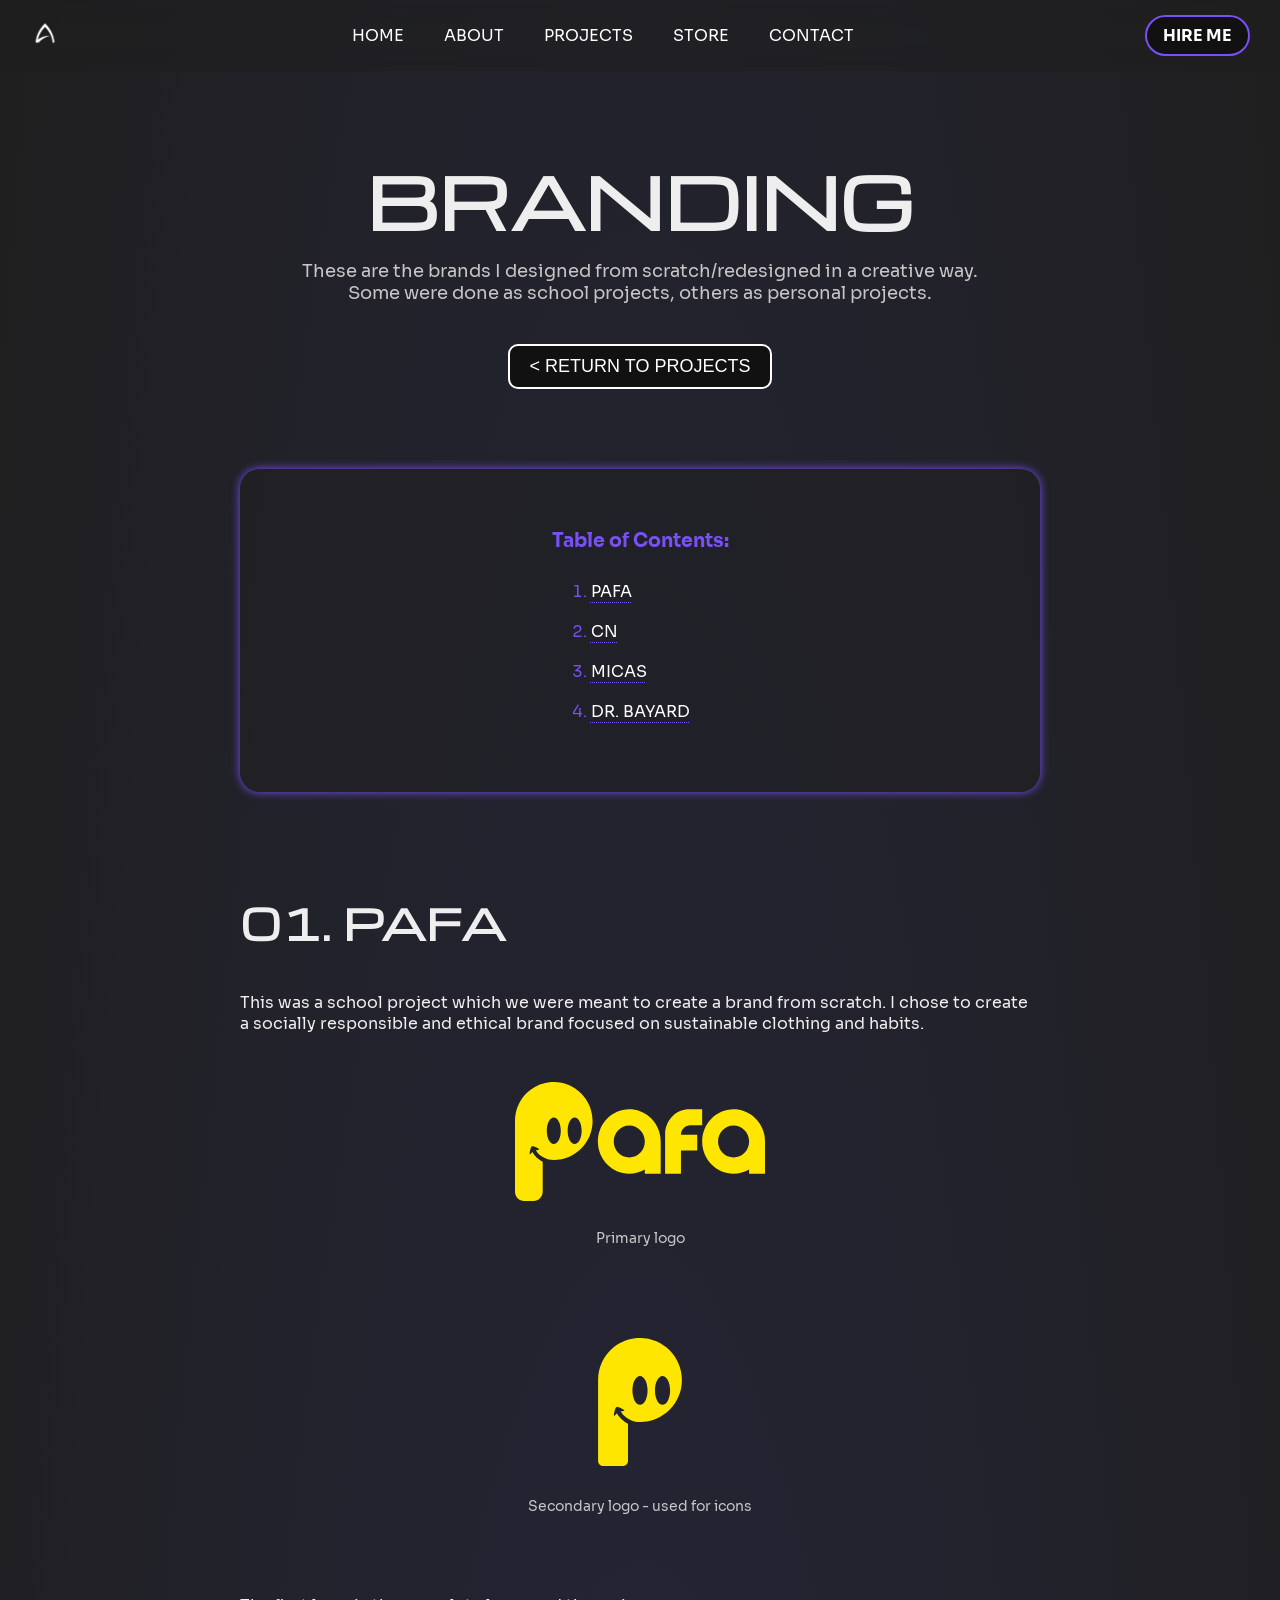
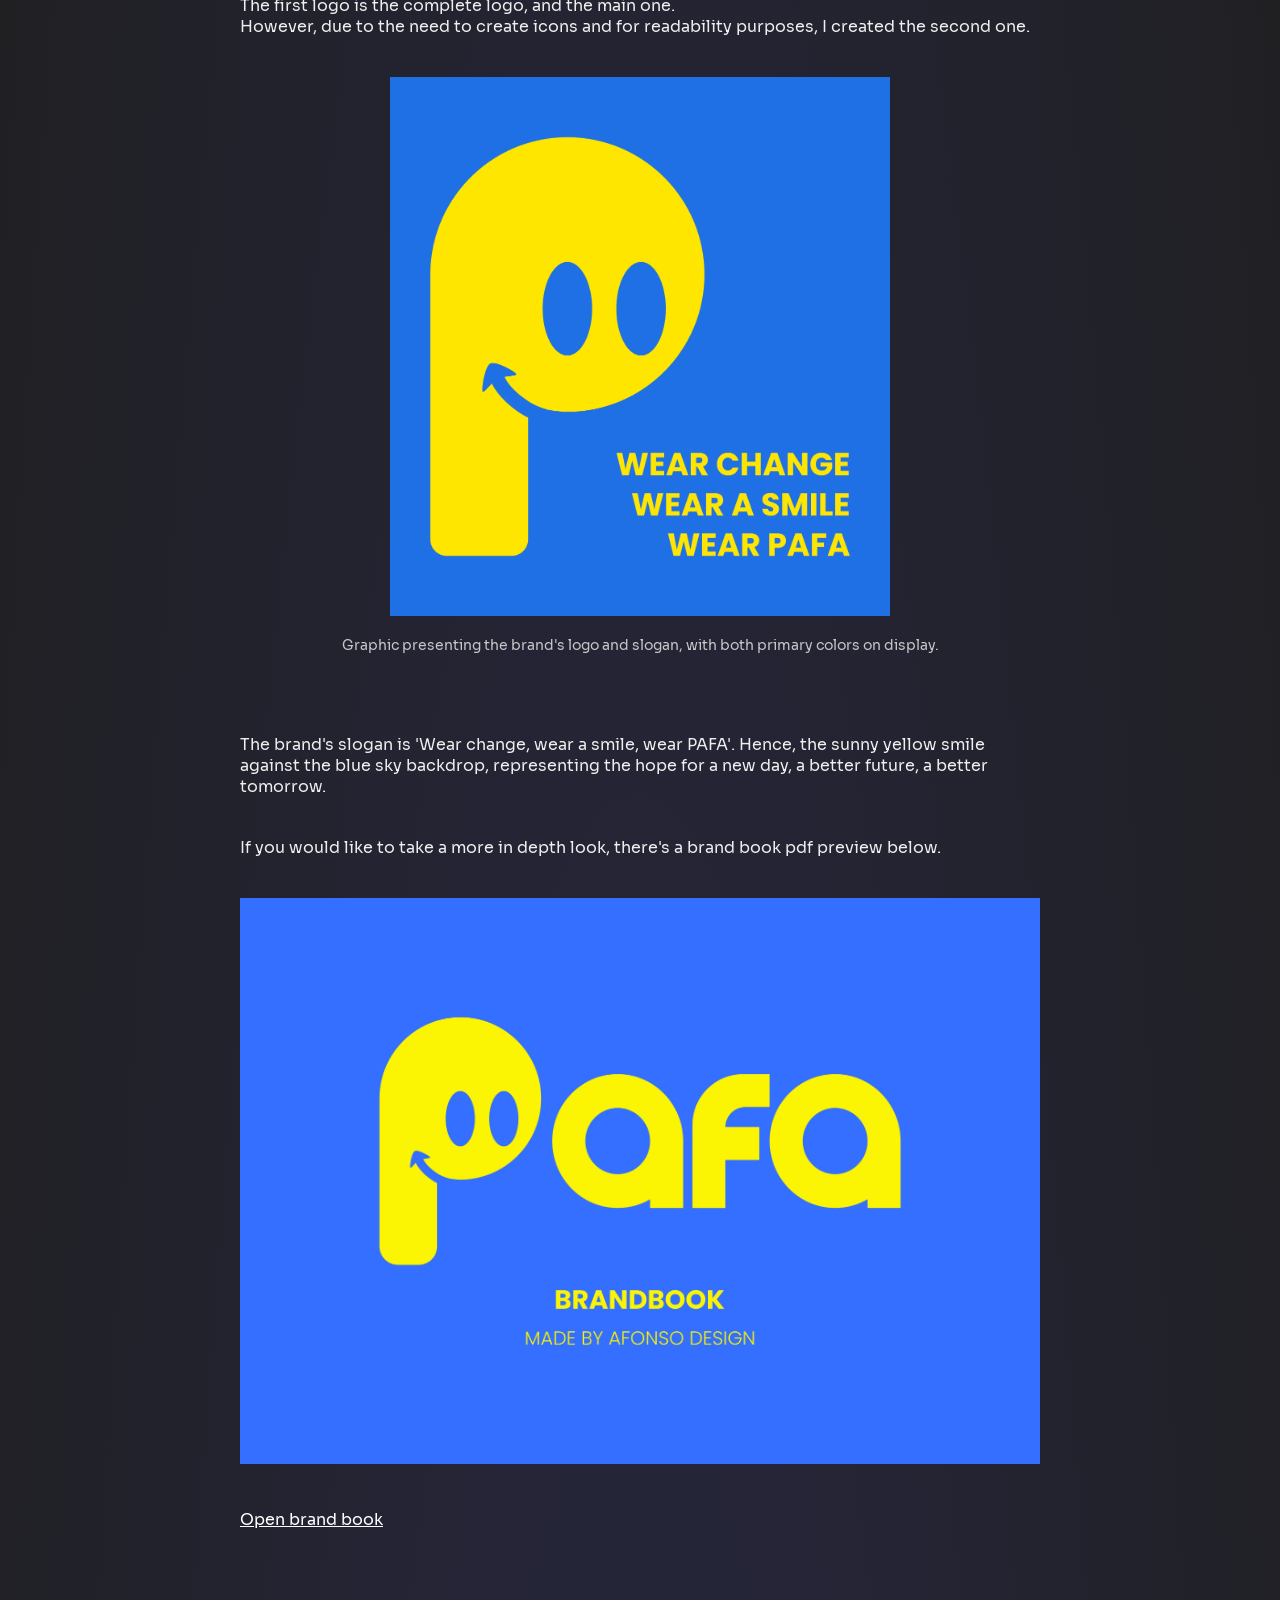
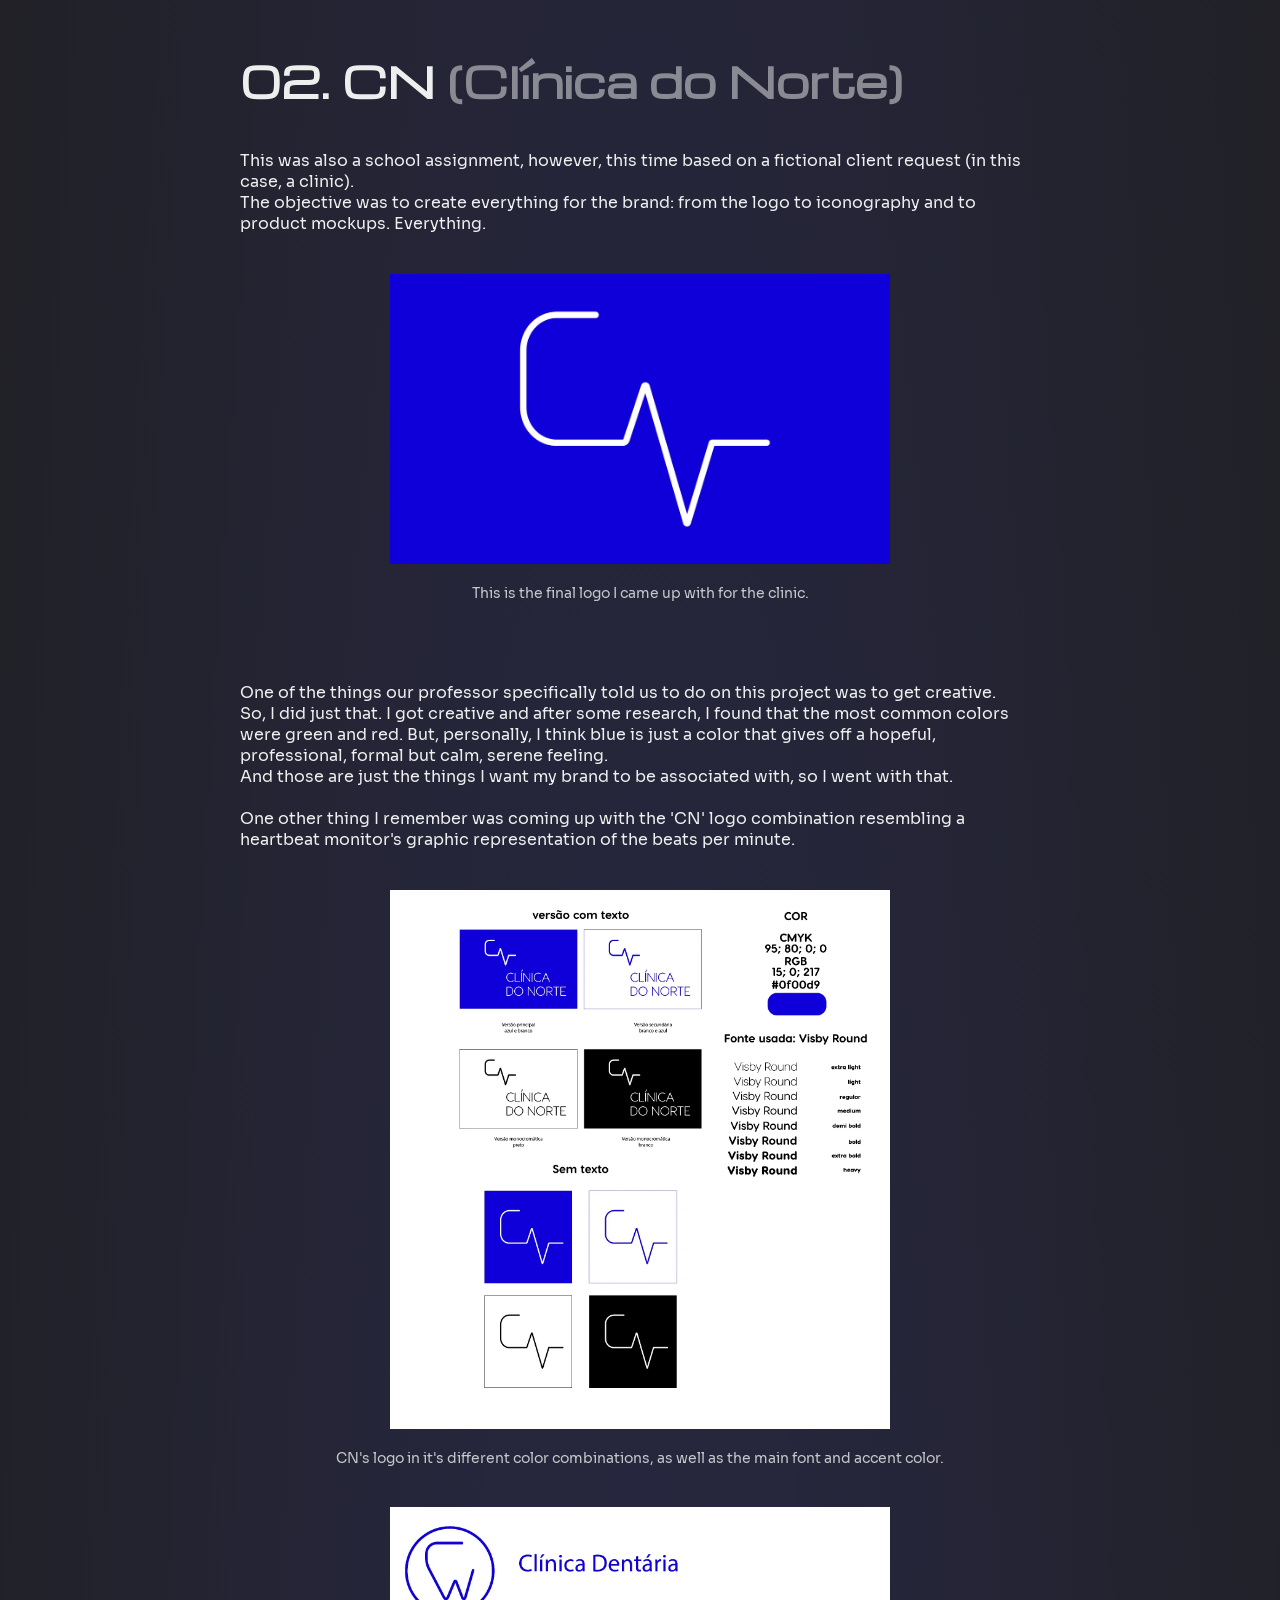
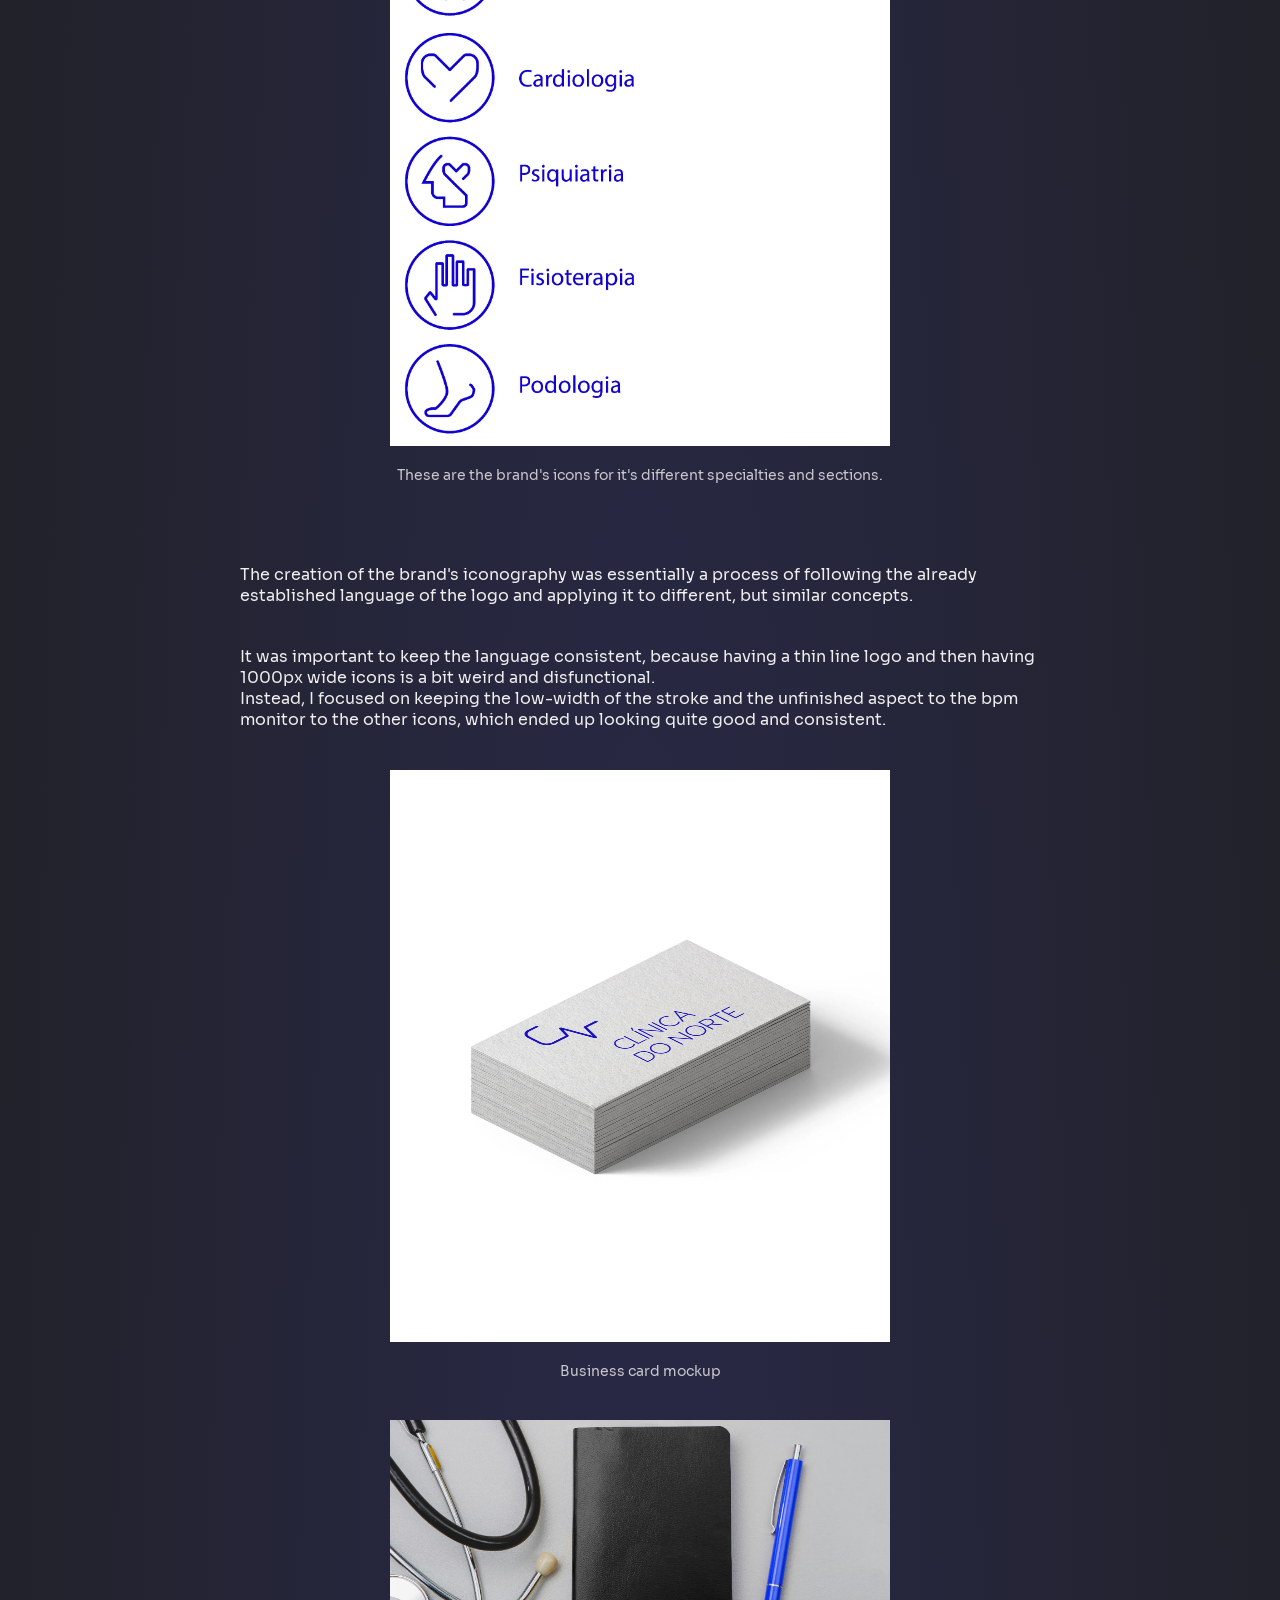
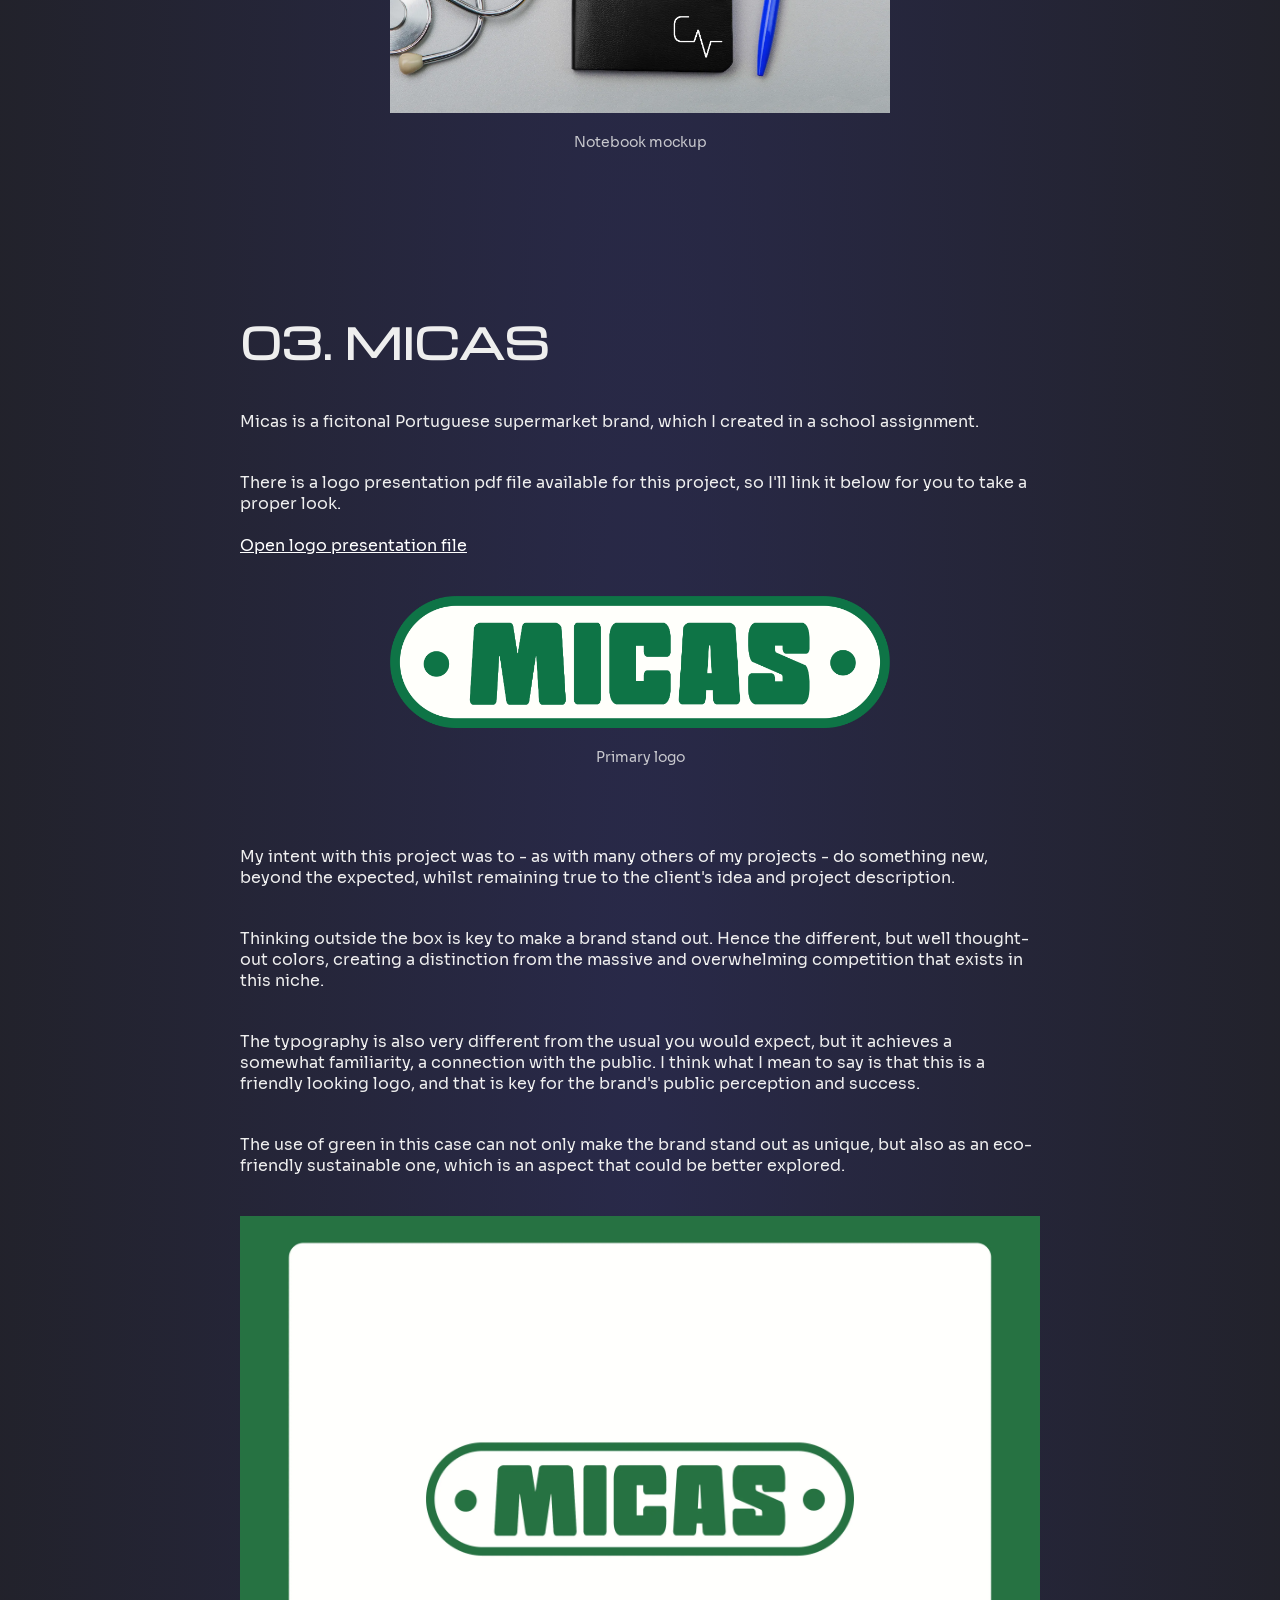
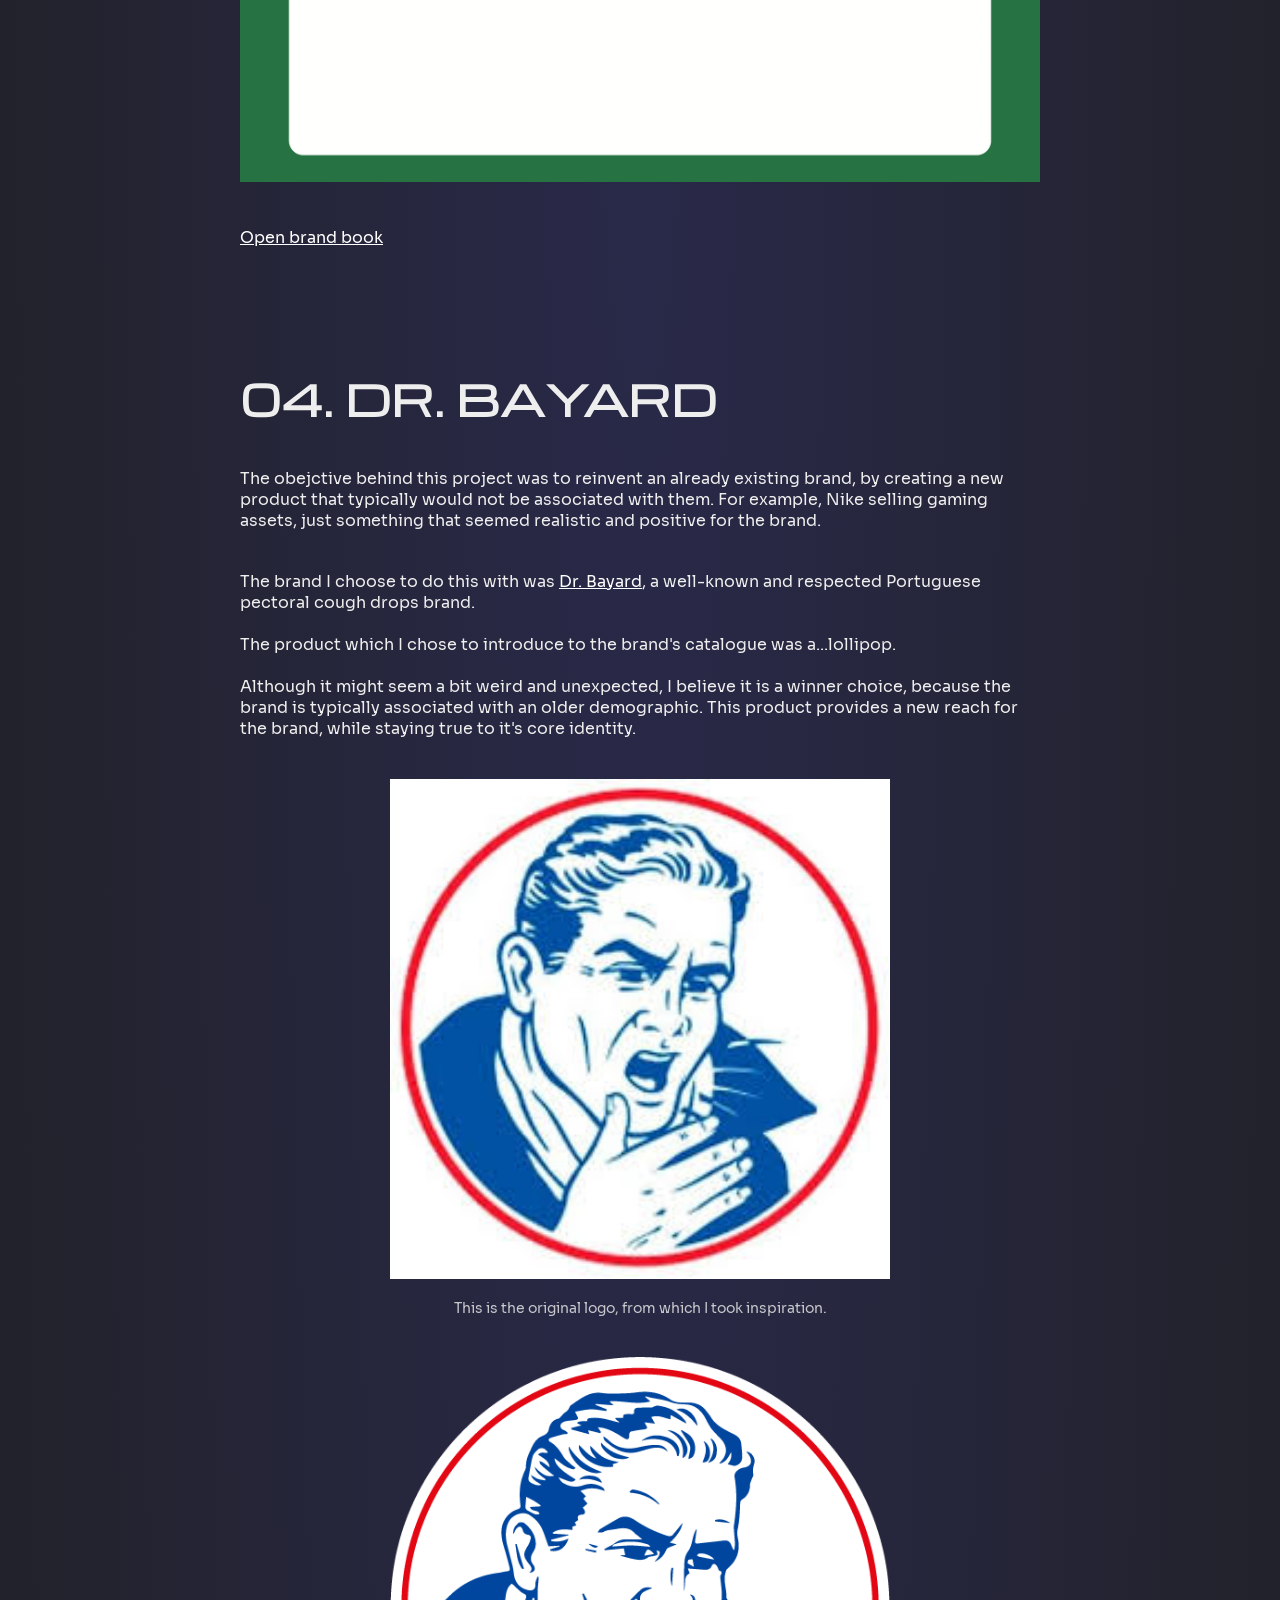
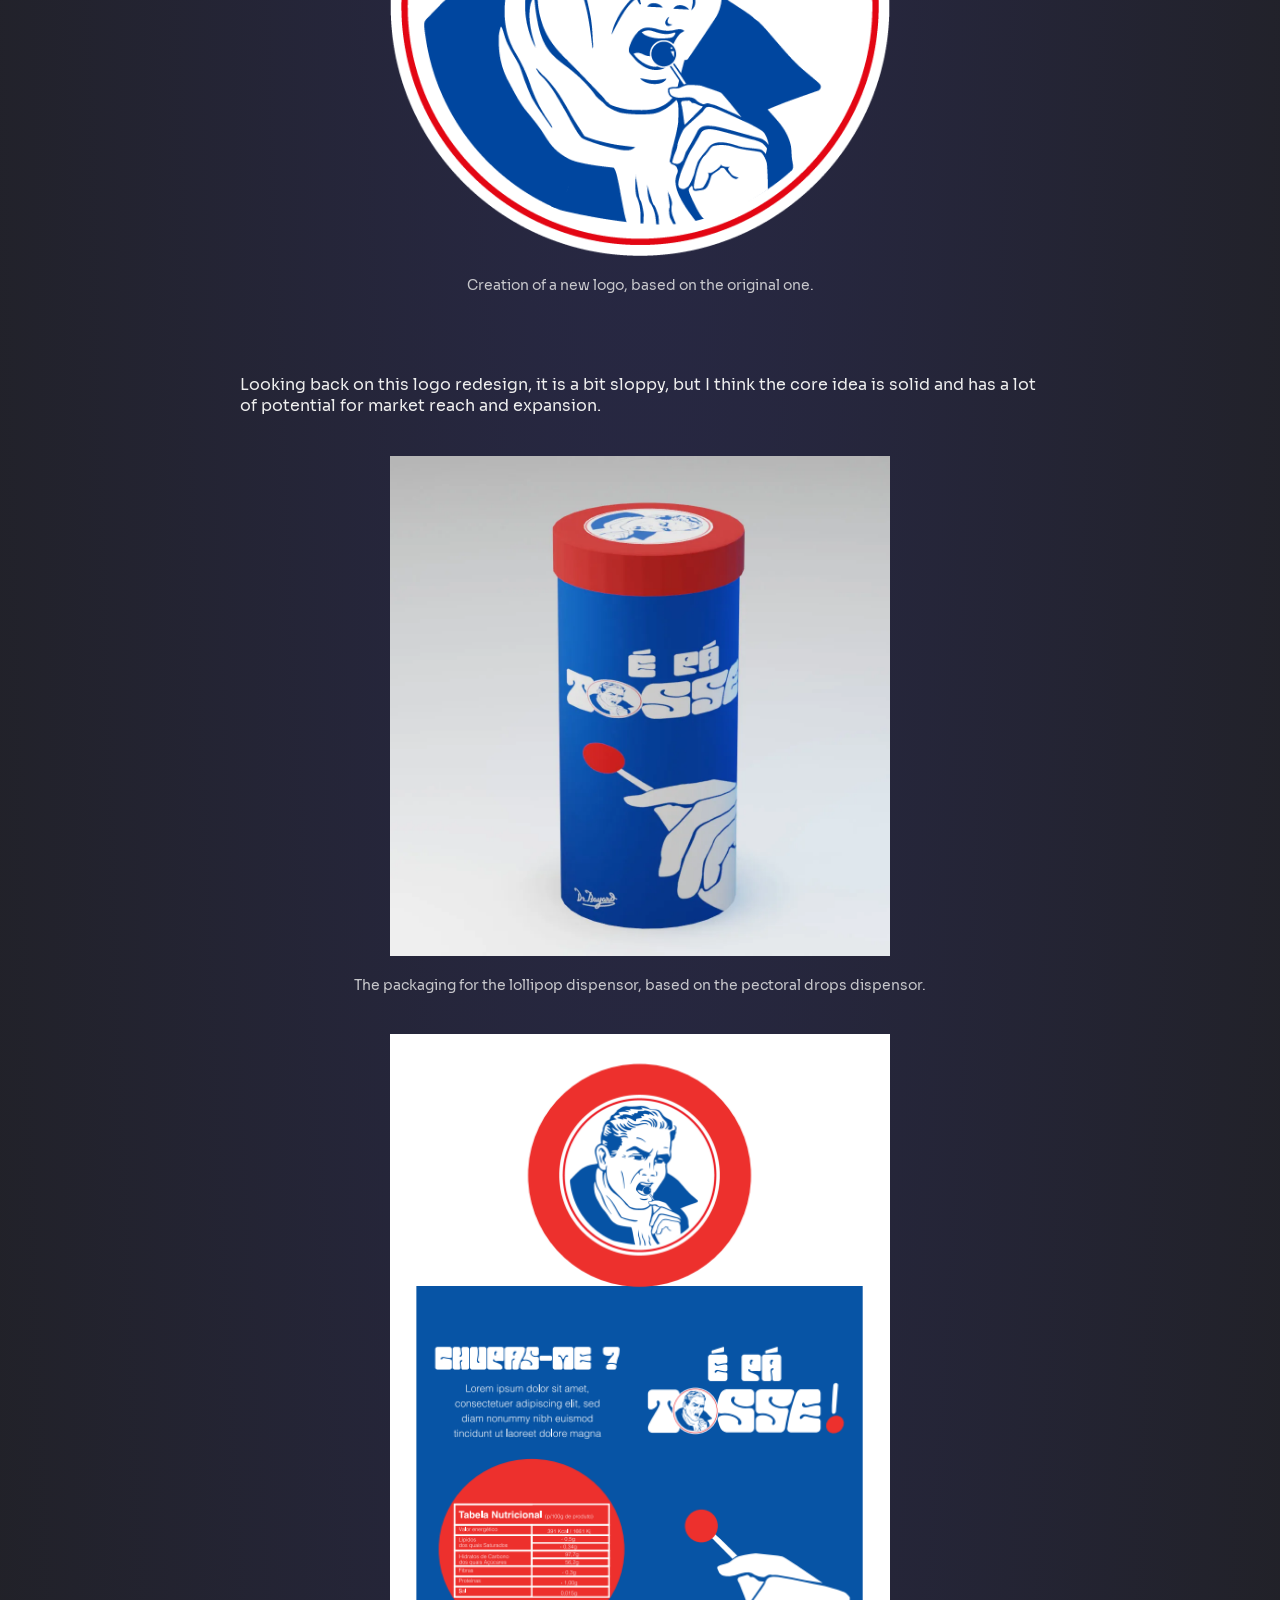
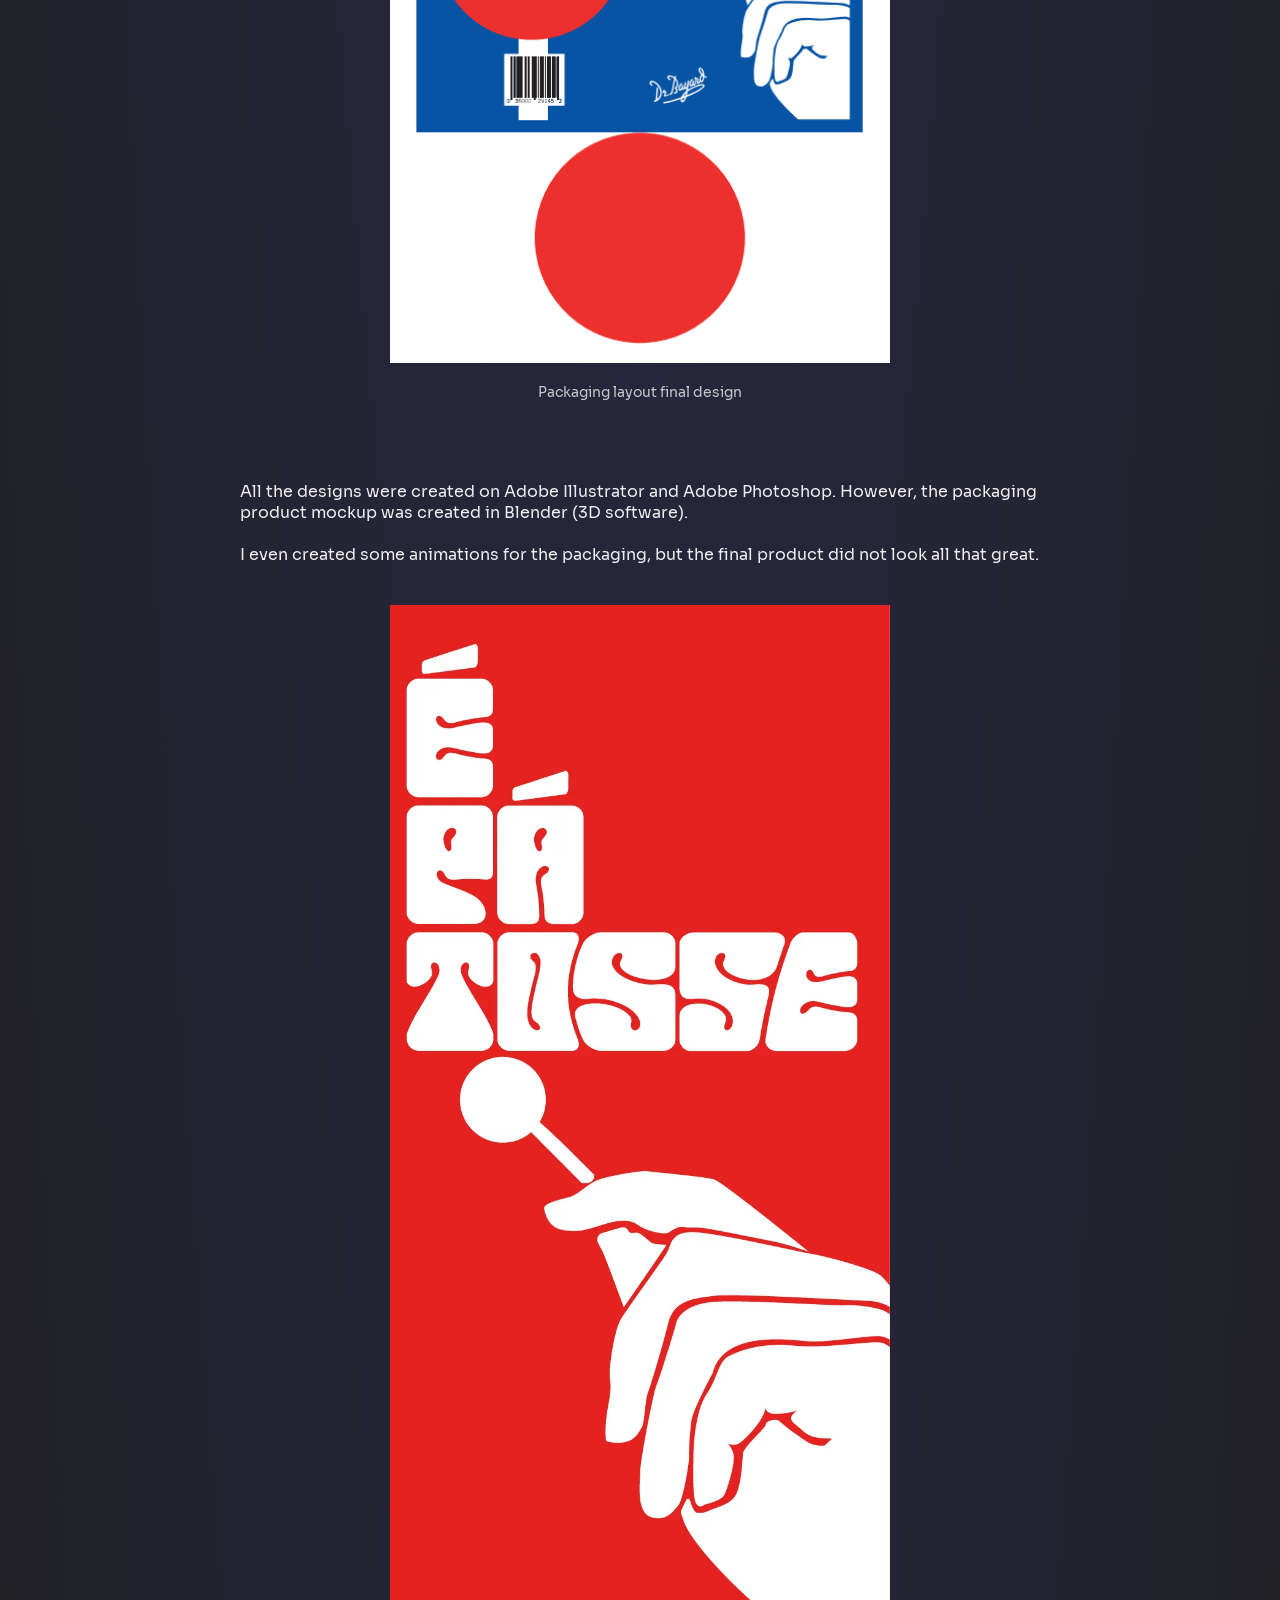
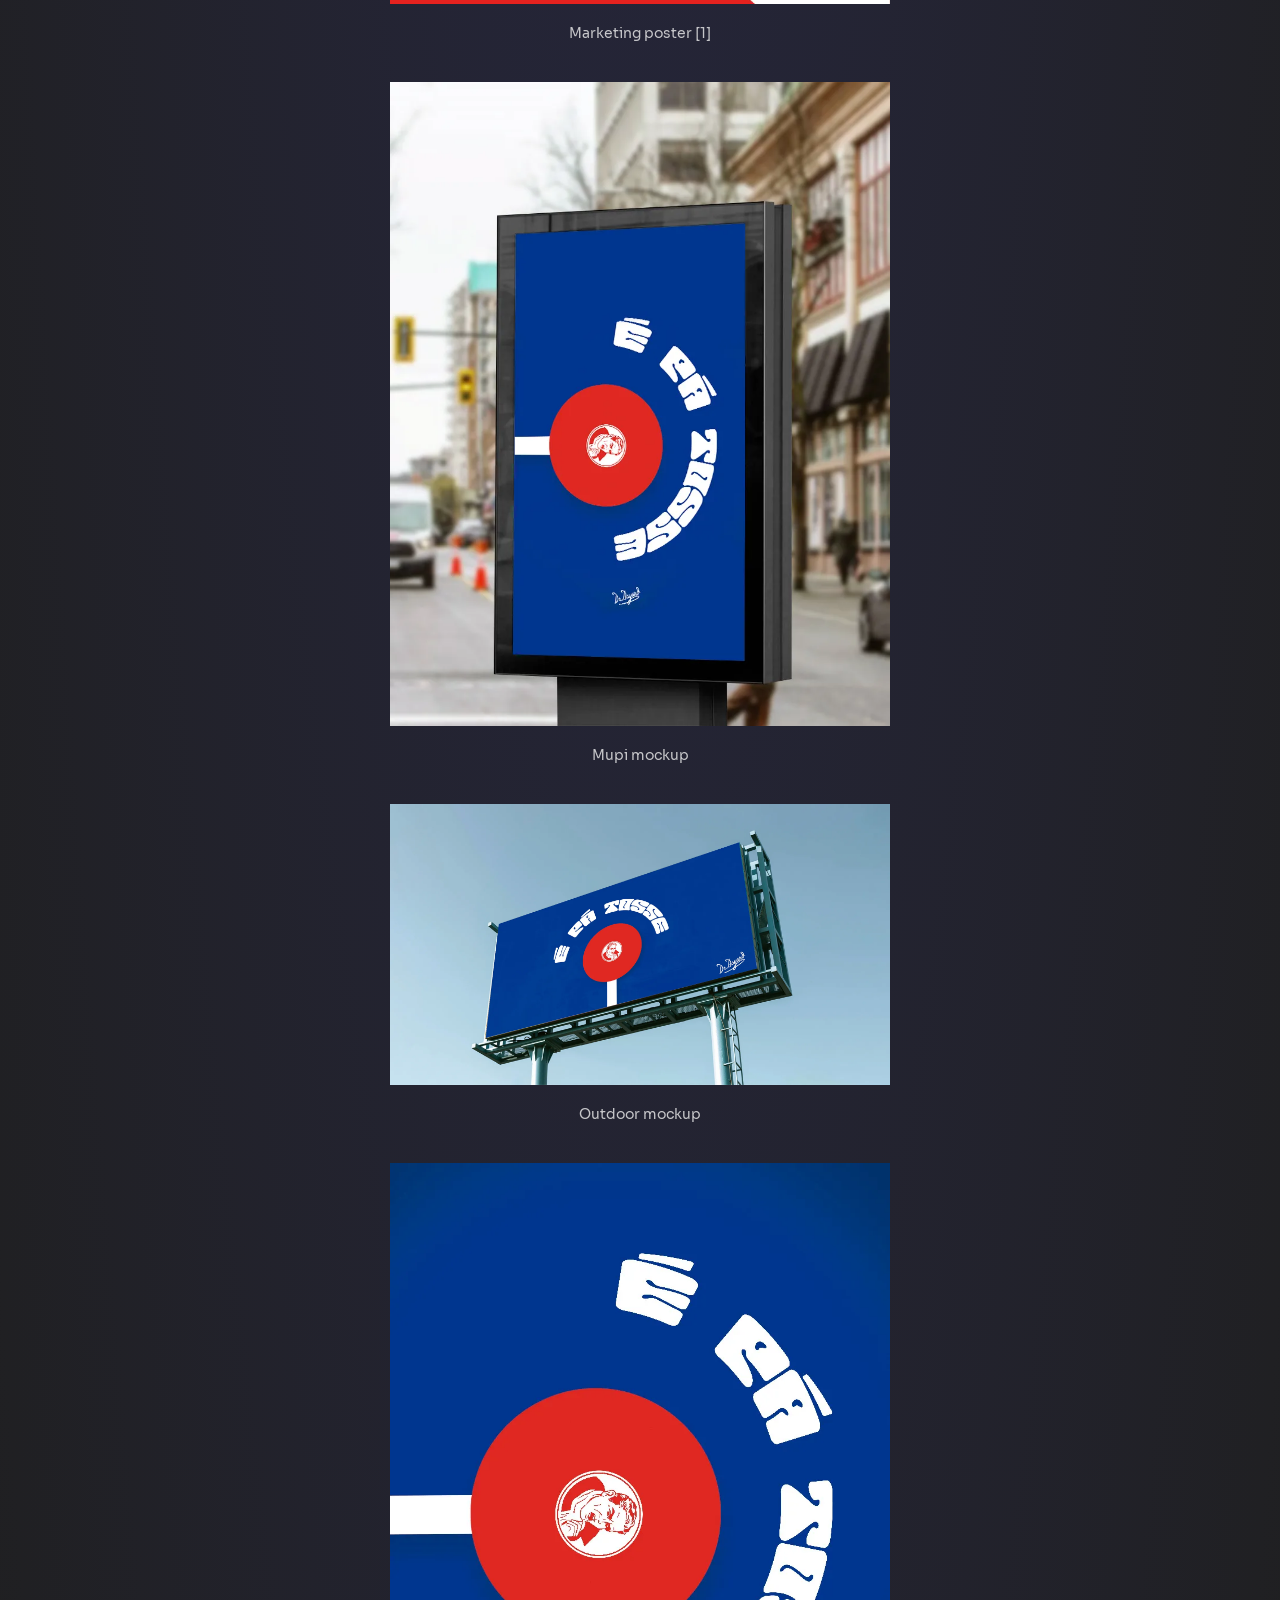
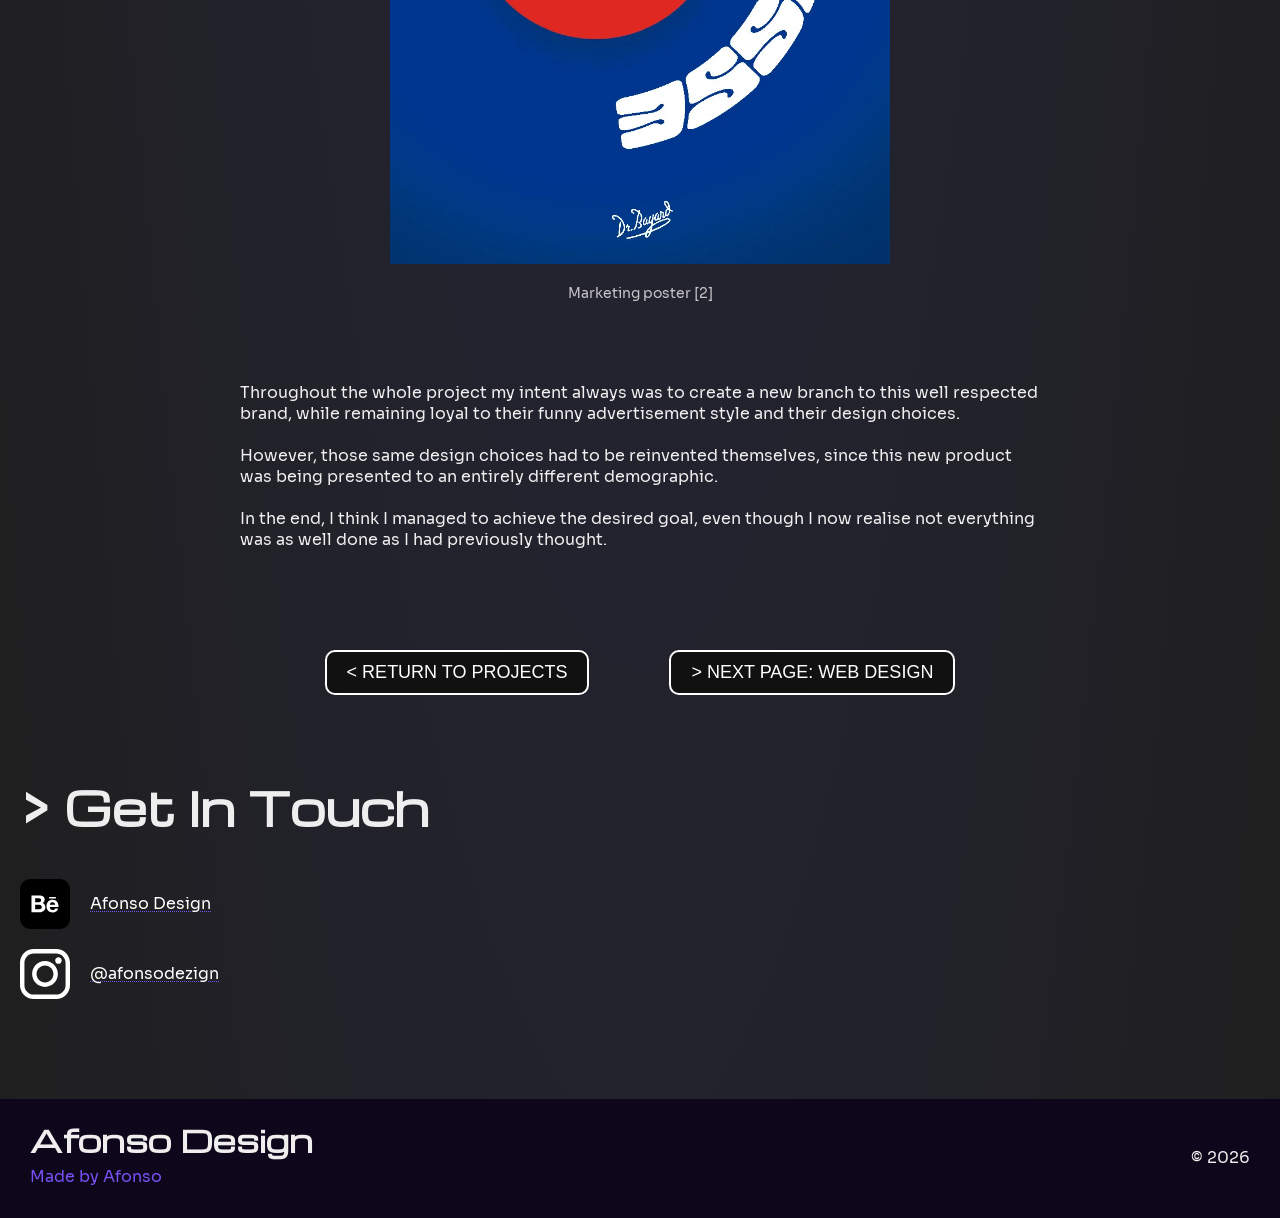
<file: branding.html>
<!DOCTYPE html>
<html lang="en">
<head>
  <meta charset="UTF-8">
  <meta name="viewport" content="width=device-width, initial-scale=1.0">
  <meta name="description" content="Graphic Design branding projects showcase.">
  <title>Afonso Design - Branding Projects</title>

  <link rel="stylesheet" href="general.css">
  <link rel="stylesheet" href="nav.css">
  <link rel="stylesheet" href="header.css">
  <link rel="stylesheet" href="main.css">
  <link rel="stylesheet" href="footer.css">
  <link rel="stylesheet" href="projects.css">
  <link rel="stylesheet" href="p-links.css">
  
  <link rel="icon" type="image/x-icon" href="../Logo/afdz.ico">
  <link rel="apple-touch-icon" href="../Logo/afdz.ico">
  <link rel="apple-touch-icon-precomposed" href="../Logo/afdz.ico">

</head>
<body>
  <nav>
    <div class="logo-container">
      <a href="index.html"><img src="../Logo/Transparent White.png" class="brand-logo"></a>
    </div>
    <div class="links-container">
      <a href="index.html">Home</a>
      <a href="about.html">About</a>
      <a href="projects.html">Projects</a>
      <a href="store.html">Store</a>
      <a href="contact.html">Contact</a>
    </div>
    <div class="button-container">
      <button><a href="#hire_me">Hire Me</a></button>
    </div>
  </nav>
  <div>
    <div class="title-container">
      <h1>BRANDING</h1>
    </div>
    <div class="title-desc">
      <p>These are the brands I designed from scratch/redesigned in a creative way.<br>
       Some were done as school projects, others as personal projects.</p>
    </div>
      <div class="return-page">
        <a href="projects.html"><button>< RETURN TO PROJECTS</button></a>
    </div>

    <div class="bi-wrapper">
    <div class="bi-container">
    <div class="branding-index">
      <h3>Table of Contents:</h3>
      <ul>
        <li id="i01">
          <a href="#pafa">PAFA</a>
          <div class="i01-tooltip">
            <p>PAFA</p>
            <div class="i01tool-interior">
              <img src="../Images/Branding/PAFA B LOGO.svg">
            </div>
          </div>
        </li>
        <li id="i02">
          <a href="#cn">CN</a>
          <div class="i02-tooltip">
            <p>CN</p>
            <div class="i02tool-interior">
              <img src="../Images/Branding/Clinica do Norte logo.webp">
            </div>
          </div>
        </li>
        <li id="i03">
          <a href="#micas">MICAS</a>
          <div class="i03-tooltip">
            <p>MICAS</p>
            <div class="i03tool-interior">
              <img src="../Images/Branding/Apresentação Logo-02.webp">
            </div>
          </div>
        </li>
        <li id="i04">
          <a href="#drb">DR. BAYARD</a>
          <div class="i04-tooltip">
            <p>BAYARD</p>
            <div class="i04tool-interior">
              <img src="../Images/Branding/bayaaa.png">
            </div>
          </div>
        </li>
      </ul>
    </div>
    </div>
    </div>
    

  <div class="branding-container">
    <section>
      <div id="pafa" class="branding-title">
        <h1>01. PAFA</h1>
      </div>
      <div class="branding-desc">
        <p>This was a school project which we were meant to create a brand
           from scratch. I chose to create a socially responsible 
           and ethical brand focused on sustainable clothing and habits.</p>
      </div>
      <div class="branding-content pafa-images">
        <figure>
          <img src="../Images/Branding/PAFA B LOGO.svg">
          <figcaption>Primary logo</figcaption>
        </figure>
        <figure>
          <img src="../Images/Branding/P LOGO.svg">
          <figcaption>Secondary logo - used for icons</figcaption>
        </figure>
      </div>
      <div class="branding-desc">
        <p>The first logo is the complete logo, and the main one.</p>
        <p>However, due to the need to create icons and for readability purposes, I created the second one.</p>
      </div>
      <div class="pafa-images">
        <figure>
          <img src="../Images/Branding/P SLOGAN.webp">
          <figcaption>Graphic presenting the brand's logo and slogan, with both primary colors on display.</figcaption>
        </figure>
      </div>
      <div class="branding-desc">
        <p>The brand's slogan is 'Wear change, wear a smile, wear PAFA'. Hence, the sunny yellow smile against the blue sky backdrop, representing the hope for a new day, a better future, a better tomorrow.</p>
      </div>
      <div class="branding-desc">
        <p>If you would like to take a more in depth look, there's a brand book pdf preview below.</p>
      </div>
      <div class="brand-book-link">
        <a href="../Images/Branding/PAFA BRAND BOOK.pdf" target="_blank" rel="noopener">
          <figure>
          <img src="../Images/Branding/COVER.webp">
        </figure>
          Open brand book</a>
        </div>
    </section>

    <section>
      <div id="cn" class="branding-title">
        <h1>02. CN <span>(Clínica do Norte)</span></h1>
      </div>
      <div class="branding-desc">
        <p>This was also a school assignment, however, this time based on a fictional client request (in this case, a clinic).</p>
        <p>The objective was to create everything for the brand: from the logo to iconography and to product mockups. Everything.</p>
      </div>
      <div class="cn-images">
        <figure class="cn-logo">
          <img src="../Images/Branding/Clinica do Norte logo.webp">
          <figcaption>
            This is the final logo I came up with for the clinic.
          </figcaption>
        </figure>
      </div>
      <div class="branding-desc">
        <p>One of the things our professor specifically told us to do on this project was to get creative.</p>
        <p>So, I did just that. I got creative and after some research, I found that the most common colors were green and red.
          But, personally, I think blue is just a color that gives off a hopeful, professional, formal but calm, serene feeling.
          <br>And those are just the things I want my brand to be associated with, so I went with that.
        </p>
        <br>
        <p>One other thing I remember was coming up with the 'CN' logo combination resembling a heartbeat monitor's graphic representation of the beats per minute.</p>
      </div>
      <div class="cn-images">
        <figure>
          <img src="../Images/Branding/Afonso_Clinica_do_Norte_Logo_Prancheta 1.webp">
          <figcaption>CN's logo in it's different color combinations, as well as the main font and accent color.</figcaption>
        </figure>
        <figure>
          <img src="../Images/Branding/Afonso_Clinica_do_Norte_Logo-07.webp">
          <figcaption>These are the brand's icons for it's different specialties and sections.</figcaption>
        </figure>
      </div>
      <div class="branding-desc">
        <p>The creation of the brand's iconography was essentially a process of following the already established
          language of the logo and applying it to different, but similar concepts.</p>
      </div>
      <div class="branding-desc">
         <p>It was important to keep the language consistent, because having a thin line logo and then having 1000px wide icons is a bit weird and disfunctional.</p>
          <p>Instead, I focused on keeping the low-width of the stroke and the unfinished aspect to the bpm monitor to the other icons, which ended up looking quite good and consistent.</p>
      </div>
      <div class="cn-images">
        <figure>
          <img src="../Images/Branding/clinica business card.webp">
          <figcaption>Business card mockup</figcaption>
        </figure>
        <figure>
          <img src="../Images/Branding/cn notebook.webp">
          <figcaption>Notebook mockup</figcaption>
        </figure>
      </div>
    </section>

    <section>
      <div id="micas" class="branding-title">
        <h1>03. MICAS</h1>
      </div>
      <div class="branding-desc">
        <p>Micas is a ficitonal Portuguese supermarket brand, which I created in a school assignment.</p>
      </div>
      <div class="branding-desc">
        <p>There is a logo presentation pdf file available for this project, so I'll link it below for you to take a proper look.</p>
        <br><a href="../Images/Branding/Apresentação Logo.pdf" target="_blank" rel="noopener">Open logo presentation file</a><br>
      </div>
      <div class="micas-images">
        <figure>
          <img src="../Images/Branding/logo micas.png">
          <figcaption>Primary logo</figcaption>
        </figure>
      </div>
      <div class="branding-desc">
        <p>My intent with this project was to - as with many others of my projects - do something new, beyond the expected, whilst
          remaining true to the client's idea and project description.
        </p>
      </div>
      <div class="branding-desc">
        <p>Thinking outside the box is key to make a brand stand out. Hence the different, but well thought-out colors, creating a distinction
          from the massive and overwhelming competition that exists in this niche.
        </p>
      </div>
      <div class="branding-desc">
        <p>The typography is also very different from the usual you would expect, but
          it achieves a somewhat familiarity, a connection with the public. I think what I mean to say
          is that this is a friendly looking logo, and that is key for the brand's public perception
          and success.
        </p>
      </div>
      <div class="branding-desc">
        <p>The use of green in this case can not only make the brand stand out as unique,
          but also as an eco-friendly sustainable one, which is an aspect that could be better explored.
        </p>
      </div>
      <div class="brand-book-link">
        <a href="../Images/Branding/Manual de identidade Micas.pdf" target="_blank" rel="noopener">
          <figure>
          <img src="../Images/Branding/Apresentação Logo-02.webp">
        </figure>
          Open brand book</a>
      </div>
    </section>

    <section>
      <div id="drb" class="branding-title">
        <h1>04. DR. BAYARD</h1>
      </div>
      <div class="branding-desc">
        <p>The obejctive behind this project was to reinvent an already existing brand, by creating a new product that typically
          would not be associated with them. For example, Nike selling gaming assets, just something that seemed realistic and positive for the brand.
        </p>
      </div>
      <div class="branding-desc">
        <p>The brand I choose to do this with was <a href="">Dr. Bayard</a>, a well-known and respected Portuguese pectoral cough drops brand.
        </p>
        <br>
        <p>The product which I chose to introduce to the brand's catalogue was a...lollipop.</p>
        <br>
        <p>Although it might seem a bit weird and unexpected, I believe it is a winner choice, 
          because the brand is typically associated with an older demographic. This product
          provides a new reach for the brand, while staying true to it's core identity.
        </p>
      </div>
      <div class="drb-images">
         <figure>
          <img src="../Images/Branding/drbayardlogooriginal.jpg">
          <figcaption>This is the original logo, from which I took inspiration.</figcaption>
        </figure>
        <figure>
          <img src="../Images/Branding/bayaaa.png">
          <figcaption>Creation of a new logo, based on the original one.</figcaption>
        </figure>
      </div>
      <div class="branding-desc">
        <p>Looking back on this logo redesign, it is a bit sloppy,
          but I think the core idea is solid and has a lot of potential
          for market reach and expansion.</p>
      </div>
      <div class="drb-images">
        <figure>
          <img src="../Images/Branding/pacotinho1.webp">
          <figcaption>The packaging for the lollipop dispensor, based on the pectoral drops dispensor.</figcaption>
        </figure>
        <figure>
          <img src="../Images/Branding/Screenshot 2024-08-14 152622.png">
          <figcaption>Packaging layout final design</figcaption>
        </figure>
      </div>
      <div class="branding-desc">
        <p>All the designs were created on Adobe Illustrator and Adobe Photoshop. However, the packaging product mockup was created
          in Blender (3D software).
        </p>
        <br>
        <p>I even created some animations for the packaging, but the final product did not look all that great.</p>
      </div>
      <div class="drb-images">
        <figure>
          <img src="../Images/Branding/Sem título-1.webp">
          <figcaption>Marketing poster [1]</figcaption>
        </figure>
        <figure>
          <img src="../Images/Branding/mupi mockup.webp">
          <figcaption>Mupi mockup</figcaption>
        </figure>
        <figure>
          <img src="../Images/Branding/outdoor mockup.webp">
          <figcaption>Outdoor mockup</figcaption>
        </figure>
        <figure>
          <img src="../Images/Branding/é pá tosse final.webp">
          <figcaption>Marketing poster [2]</figcaption>
        </figure>
      </div>
      <div class="branding-desc">
        <p>Throughout the whole project my intent always was to create a new branch
          to this well respected brand, while remaining loyal to their funny
          advertisement style and their design choices.</p>
        <br>
        <p>
          However, those same design choices
          had to be reinvented themselves, since this new product was being presented to an
          entirely different demographic.
        </p>
        <br>
        <p>In the end, I think I managed to achieve the desired goal, even though I now realise not everything
          was as well done as I had previously thought.
        </p>
      </div>
    </section>
  </div>

  <div class="bottom-links">
      <div class="return-page">
        <a href="projects.html"><button>< RETURN TO PROJECTS</button></a>
      </div>
      <div class="next-page">
        <a href="webdesign.html"><button>> NEXT PAGE: WEB DESIGN</button></a>
      </div>
  </div>

  <footer>
    <div id="hire_me">
      <h3>> Get In Touch</h3>
      <div class="socials-link">
        <svg class="behance-icon" width="50px" height="50px" viewBox="0 0 512 512" version="1.1" xmlns="http://www.w3.org/2000/svg" xmlns:xlink="http://www.w3.org/1999/xlink" xml:space="preserve" xmlns:serif="http://www.serif.com/" style="fill-rule:evenodd;clip-rule:evenodd;stroke-linejoin:round;stroke-miterlimit:2;"><path d="M105,0l302,0c57.541,0.159 104.841,47.459 105,105l0,302c-0.159,57.541 -47.459,104.841 -105,105l-302,0c-57.541,-0.159 -104.841,-47.459 -105,-105l-0,-302c0.159,-57.541 47.459,-104.841 105,-105Z"/><path d="M313.542,309.917c11.344,9.033 27.246,9.938 39.542,2.25c4.139,-2.536 7.321,-6.378 9.042,-10.917l29.792,-0c-4.792,14.833 -12.042,25.375 -21.958,31.75c-10.689,6.63 -23.093,9.977 -35.667,9.625c-8.98,0.116 -17.901,-1.467 -26.292,-4.667c-7.505,-2.926 -14.287,-7.447 -19.875,-13.25c-5.484,-5.938 -9.733,-12.906 -12.5,-20.5c-3.01,-8.435 -4.505,-17.336 -4.417,-26.292c-0.065,-8.788 1.474,-17.514 4.542,-25.75c2.829,-7.758 7.226,-14.85 12.917,-20.833c5.691,-5.851 12.49,-10.511 20,-13.708c8.13,-3.434 16.883,-5.151 25.708,-5.042c9.489,-0.232 18.89,1.871 27.375,6.125c7.583,3.879 14.171,9.454 19.25,16.292c5.076,7.096 8.701,15.125 10.667,23.625c2.229,8.971 3.03,18.238 2.375,27.458l-88.875,0c-0.348,8.699 2.634,17.211 8.333,23.792l0.042,0.042Zm-115.667,-140.583c7.459,-0.075 14.905,0.651 22.208,2.167c6.128,1.201 11.961,3.594 17.167,7.042c4.808,3.32 8.659,7.847 11.167,13.125c2.769,6.279 4.094,13.1 3.875,19.958c0.27,7.577 -1.765,15.061 -5.833,21.458c-4.442,6.076 -10.407,10.876 -17.292,13.917c9.442,2.314 17.752,7.933 23.417,15.833c9.135,15.055 10.122,33.733 2.625,49.667c-3.224,6.131 -7.867,11.403 -13.542,15.375c-5.864,4.067 -12.414,7.045 -19.333,8.792c-7.263,1.905 -14.741,2.872 -22.25,2.875l-82.417,-0l0,-170.167l80.208,0l0,-0.042Zm-2.792,141.167c3.516,0.03 7.024,-0.333 10.458,-1.083c3.142,-0.614 6.13,-1.846 8.792,-3.625c2.595,-1.696 4.705,-4.036 6.125,-6.792c1.606,-3.437 2.363,-7.21 2.208,-11c-0,-8.75 -2.5,-15.042 -7.417,-18.833c-5.682,-3.938 -12.512,-5.888 -19.417,-5.542l-40.75,0l0,46.833l40,0l0,0.042Zm-2.083,-72.458c5.926,0.294 11.786,-1.376 16.667,-4.75c4.555,-3.772 6.947,-9.572 6.375,-15.458c0.121,-3.39 -0.609,-6.757 -2.125,-9.792c-1.358,-2.461 -3.361,-4.506 -5.792,-5.917c-2.552,-1.54 -5.385,-2.56 -8.333,-3c-3.176,-0.576 -6.398,-0.855 -9.625,-0.833l-35,0l0,39.75l37.917,0l-0.083,0Zm105.208,-54.958l69,0l0,16.667l-69,0l0,-16.667Zm54.167,62.125c-5.122,-4.823 -12.02,-7.314 -19.042,-6.875c-4.641,-0.168 -9.255,0.775 -13.458,2.75c-3.304,1.657 -6.228,3.984 -8.583,6.833c-2.086,2.545 -3.619,5.496 -4.5,8.667c-0.832,2.711 -1.363,5.506 -1.583,8.333l55.042,0c-0.413,-7.179 -3.165,-14.03 -7.833,-19.5l-0.042,-0.208Z" style="fill:#fff;"/></svg>
        <a href="https://www.behance.net/afonsodesign" target="_blank">
          Afonso Design
        </a>
      </div>
      <div class="socials-link instagram-icon">
        <svg fill="#fff" version="1.1" id="Layer_1" xmlns="http://www.w3.org/2000/svg" xmlns:xlink="http://www.w3.org/1999/xlink" width="50px" height="50px" viewBox="0 0 169.063 169.063" xml:space="preserve">
          <g>
            <path d="M122.406,0H46.654C20.929,0,0,20.93,0,46.655v75.752c0,25.726,20.929,46.655,46.654,46.655h75.752
              c25.727,0,46.656-20.93,46.656-46.655V46.655C169.063,20.93,148.133,0,122.406,0z M154.063,122.407
              c0,17.455-14.201,31.655-31.656,31.655H46.654C29.2,154.063,15,139.862,15,122.407V46.655C15,29.201,29.2,15,46.654,15h75.752
              c17.455,0,31.656,14.201,31.656,31.655V122.407z"/>
            <path d="M84.531,40.97c-24.021,0-43.563,19.542-43.563,43.563c0,24.02,19.542,43.561,43.563,43.561s43.563-19.541,43.563-43.561
              C128.094,60.512,108.552,40.97,84.531,40.97z M84.531,113.093c-15.749,0-28.563-12.812-28.563-28.561
              c0-15.75,12.813-28.563,28.563-28.563s28.563,12.813,28.563,28.563C113.094,100.281,100.28,113.093,84.531,113.093z"/>
            <path d="M129.921,28.251c-2.89,0-5.729,1.17-7.77,3.22c-2.051,2.04-3.23,4.88-3.23,7.78c0,2.891,1.18,5.73,3.23,7.78
              c2.04,2.04,4.88,3.22,7.77,3.22c2.9,0,5.73-1.18,7.78-3.22c2.05-2.05,3.22-4.89,3.22-7.78c0-2.9-1.17-5.74-3.22-7.78
              C135.661,29.421,132.821,28.251,129.921,28.251z"/>
          </g>
        </svg>
        <a href="https://www.instagram.com/afonsodezign/" target="_blank">
          @afonsodezign
        </a>
      </div>
    </div>

    <div class="footer-bot">
      <div>
        <p class="footer-xl">Afonso Design</p>
        <div>
          <p class="maker">Made by <span>Afonso</span></p>
        </div>
      </div>
      <div>
        <p>&#169; 2026</p>
      </div>
    </div>
  </footer>
</body>
</html>
</file>
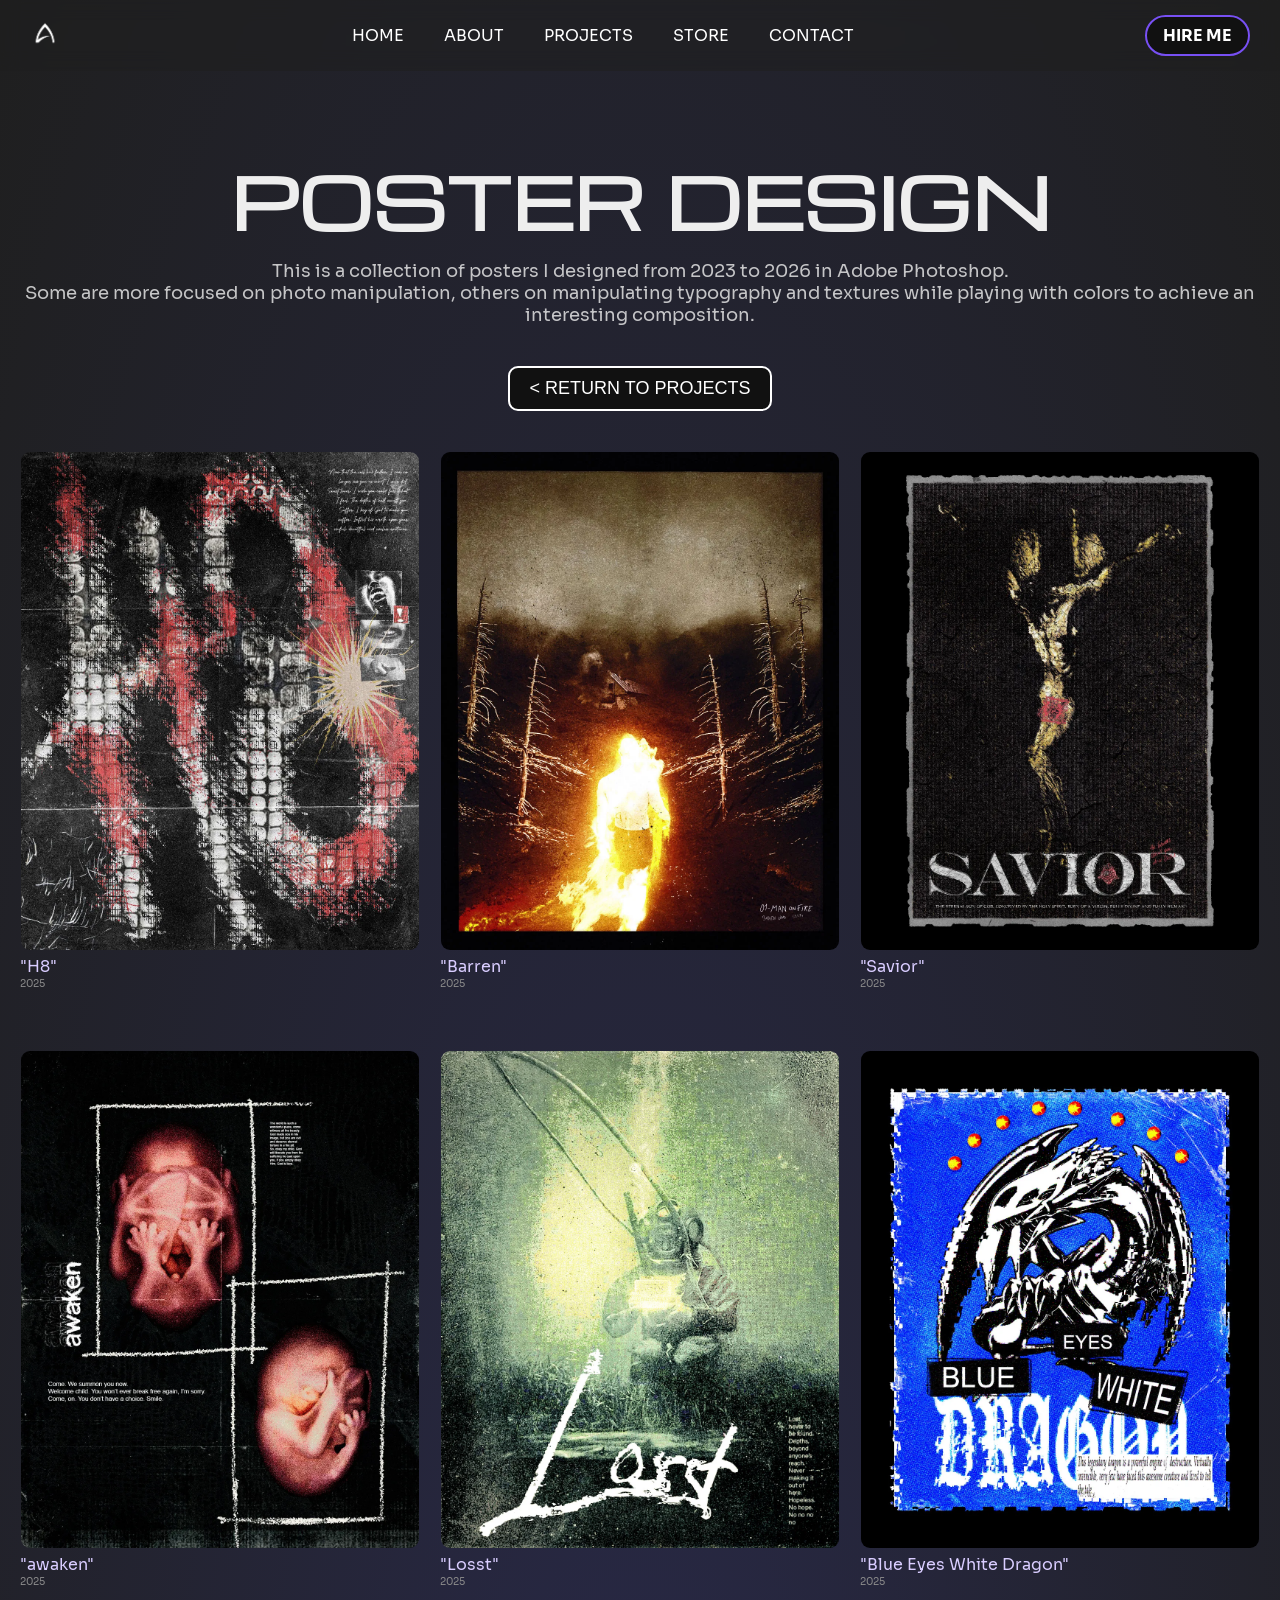
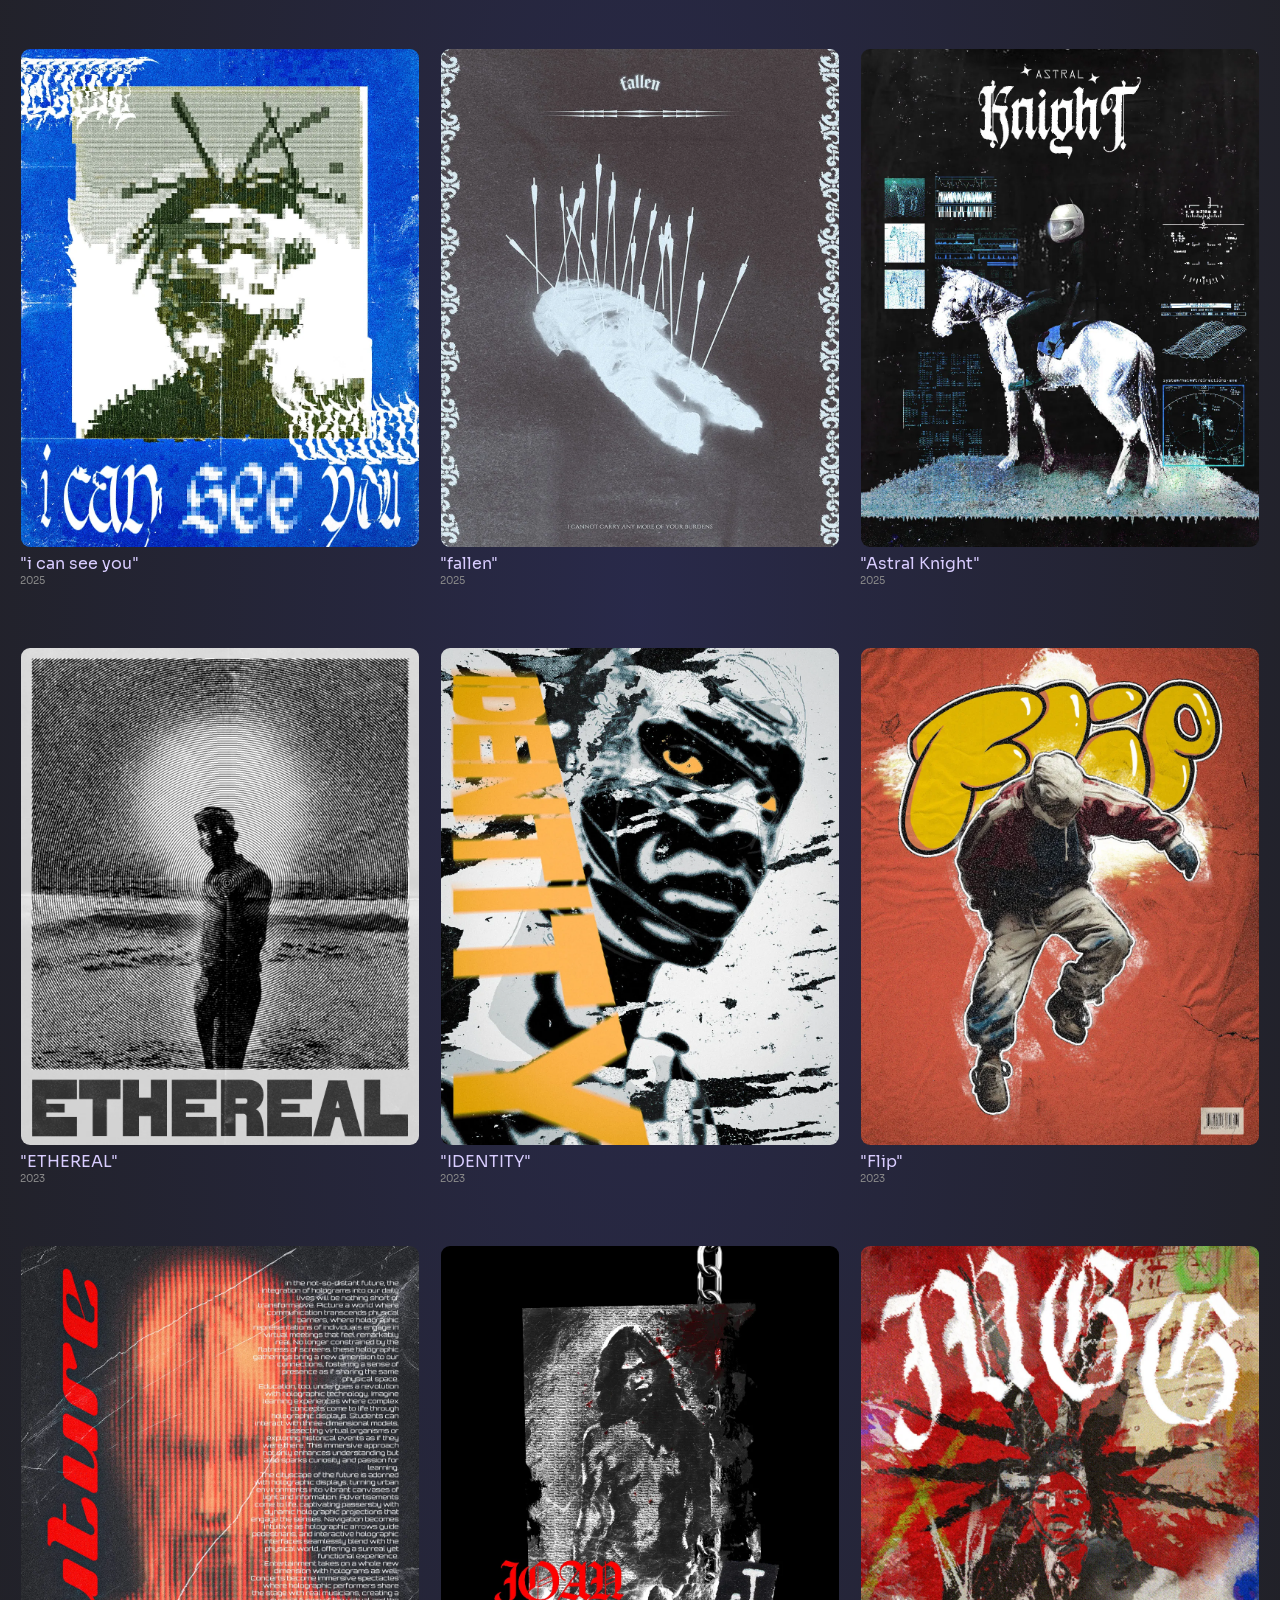
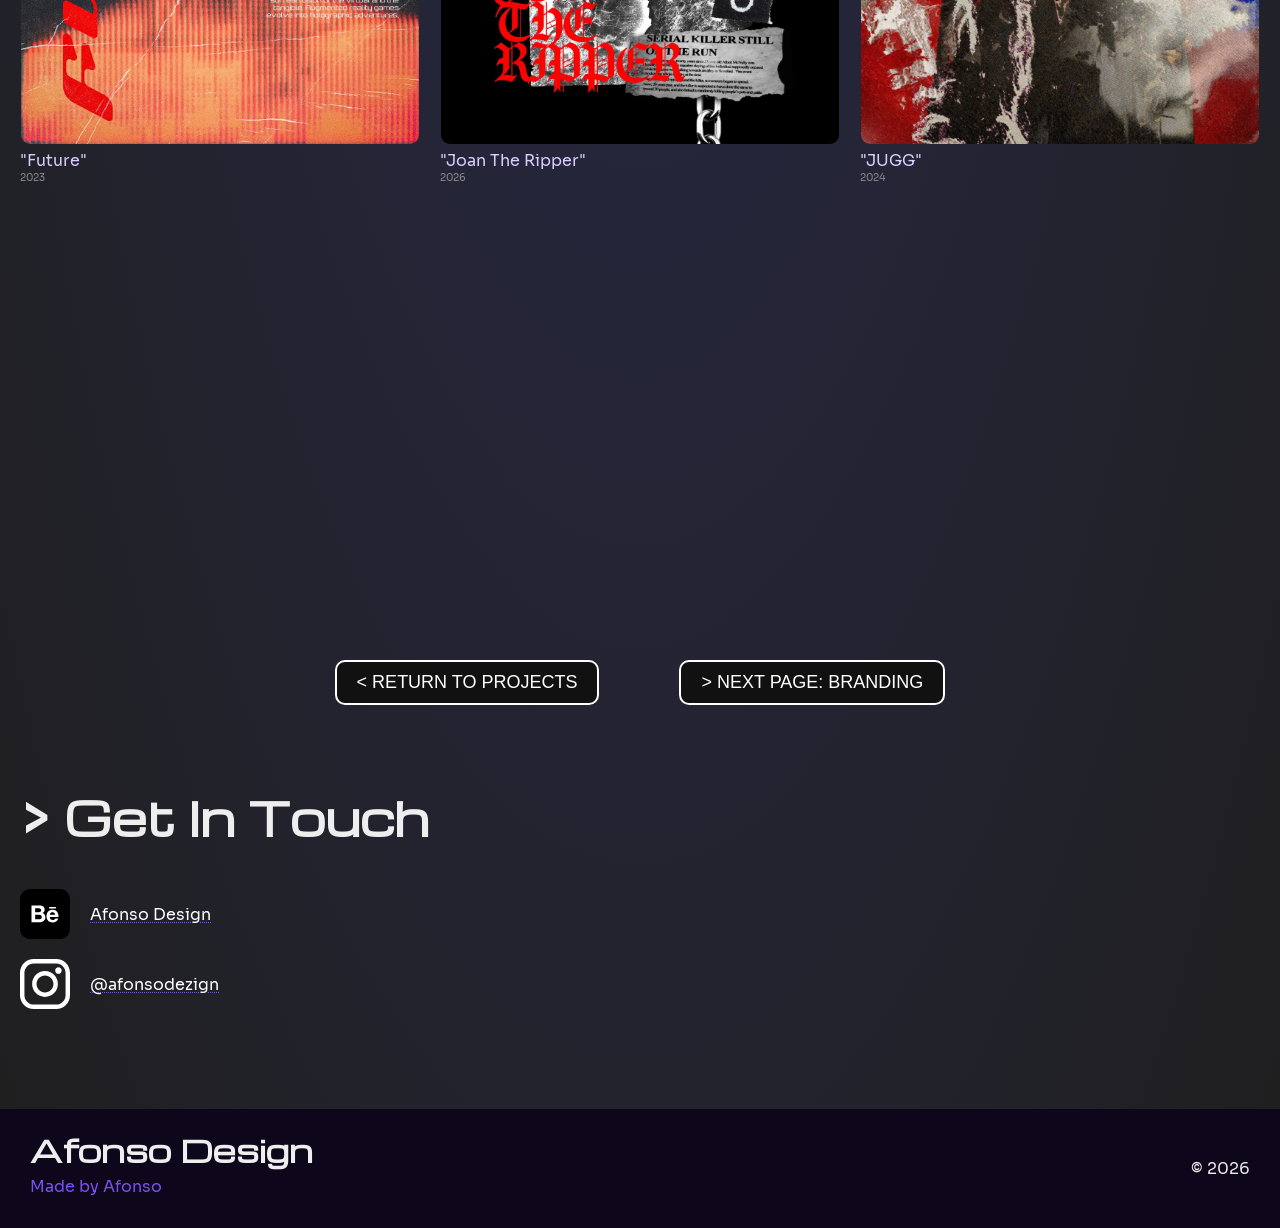
<file: posterdesigns.html>
<!DOCTYPE html>
<html lang="en">
<head>
  <meta charset="UTF-8">
  <meta name="viewport" content="width=device-width, initial-scale=1.0">
  <meta name="description" content="Poster design work made for my Instagram and Behance pages.">
  <title>Afonso Design - Poster Design work</title>

  <link rel="stylesheet" href="general.css">
  <link rel="stylesheet" href="nav.css">
  <link rel="stylesheet" href="header.css">
  <link rel="stylesheet" href="main.css">
  <link rel="stylesheet" href="skills.css">
  <link rel="stylesheet" href="footer.css">
  <link rel="stylesheet" href="projects.css">
  <link rel="stylesheet" href="p-links.css">
  
  <link rel="icon" type="image/x-icon" href="../Logo/afdz.ico">
  <link rel="apple-touch-icon" href="../Logo/afdz.ico">
  <link rel="apple-touch-icon-precomposed" href="../Logo/afdz.ico">

  <head>
  <meta charset="UTF-8">
  <meta name="viewport" content="width=device-width, initial-scale=1.0">
  <meta name="description" content="Poster design work made for my Instagram and Behance pages.">
  <title>Afonso Design - Poster Design work</title>

  <script type="application/ld+json"> <!--STRUCTURED DATA test 16.05.26-->
{
  "@context": "https://schema.org",
  "@type": "CollectionPage",
  "mainEntity": [
    {
      "@type": "Article",
      "headline": "H8",
      "description": "This poster was designed based on the Alice in Chains song 'Love, Hate, Love'.",
      "image": "../Images/h8_0.webp",
      "author": {
        "@type": "Person",
        "name": "Afonso Design"
      },
      "publisher": {
        "@type": "Person",
        "name": "Afonso Design"
      }
    },
    {
      "@type": "Article",
      "headline": "Barren",
      "description": "A piece about willpower, and it's strength. Also about 'saudade'.",
      "image": "../Images/Barren  textless post-work.webp",
      "author": {
        "@type": "Person",
        "name": "Afonso Design"
      },
      "publisher": {
        "@type": "Person",
        "name": "Afonso Design"
      }
    },
    {
      "@type": "Article",
      "headline": "Savior",
      "description": "Evidently about religious trauma.",
      "image": "../Images/savior 1.webp",
      "author": {
        "@type": "Person",
        "name": "Afonso Design"
      },
      "publisher": {
        "@type": "Person",
        "name": "Afonso Design"
      }
    },
    {
      "@type": "Article",
      "headline": "Awaken",
      "description": "This poster is about the fear/dangers of bringing life into this broken world.",
      "image": "../Images/awaken.webp",
      "author": {
        "@type": "Person",
        "name": "Afonso Design"
      },
      "publisher": {
        "@type": "Person",
        "name": "Afonso Design"
      }
    },
    {
      "@type": "Article",
      "headline": "Lost, never to be found",
      "description": "Initially it was supposed to be a simple movie poster, but ended up turning into a very interesting composition. It is experimental by nature, specially when it comes to typography and displacement/halftone effects.",
      "image": "../Images/Lost, never to be found 1.webp",
      "author": {
        "@type": "Person",
        "name": "Afonso Design"
      },
      "publisher": {
        "@type": "Person",
        "name": "Afonso Design"
      }
    },
    {
      "@type": "Article",
      "headline": "Blue Eyes White Dragon",
      "description": "A messy, experimental poster in tribute to one of my favorite childhood series.",
      "image": "../Images/Blue eyes 1.webp",
      "author": {
        "@type": "Person",
        "name": "Afonso Design"
      },
      "publisher": {
        "@type": "Person",
        "name": "Afonso Design"
      }
    },
    {
      "@type": "Article",
      "headline": "I can see you",
      "description": "Made while playing around bored in Photoshop, not much depth to this one, really.",
      "image": "../Images/I can see you blau.webp",
      "author": {
        "@type": "Person",
        "name": "Afonso Design"
      },
      "publisher": {
        "@type": "Person",
        "name": "Afonso Design"
      }
    },
    {
      "@type": "Article",
      "headline": "Fallen",
      "description": "This one is probably one of my best due to it's texture work and simple but intriguing composition.",
      "image": "../Images/fallen b.webp",
      "author": {
        "@type": "Person",
        "name": "Afonso Design"
      },
      "publisher": {
        "@type": "Person",
        "name": "Afonso Design"
      }
    },
    {
      "@type": "Article",
      "headline": "Astral Knight",
      "description": "This one was very fun to mess around with. I'm not 100% satisfied with the outcome, but I do like the idea and think it's very original.",
      "image": "../Images/Astral Knight.webp",
      "author": {
        "@type": "Person",
        "name": "Afonso Design"
      },
      "publisher": {
        "@type": "Person",
        "name": "Afonso Design"
      }
    },
    {
      "@type": "Article",
      "headline": "Ethereal",
      "description": "Made this one back in 2023, while experimenting with typography and halftone filters.",
      "image": "../Images/ETHEREAL 5.webp",
      "author": {
        "@type": "Person",
        "name": "Afonso Design"
      },
      "publisher": {
        "@type": "Person",
        "name": "Afonso Design"
      }
    },
    {
      "@type": "Article",
      "headline": "Identity",
      "description": "On the same spirit as the last one, but with an emphasis on color and texture work.",
      "image": "../Images/IDENTITY.webp",
      "author": {
        "@type": "Person",
        "name": "Afonso Design"
      },
      "publisher": {
        "@type": "Person",
        "name": "Afonso Design"
      }
    },
    {
      "@type": "Article",
      "headline": "Flip",
      "description": "Hand drawn typography and brush testing blended together made this one.",
      "image": "../Images/FLIP.webp",
      "author": {
        "@type": "Person",
        "name": "Afonso Design"
      },
      "publisher": {
        "@type": "Person",
        "name": "Afonso Design"
      }
    },
    {
      "@type": "Article",
      "headline": "Future",
      "description": "Poster made on holographic technology, almost like an infographic.",
      "image": "../Images/HOLOGRAPHIC.webp",
      "author": {
        "@type": "Person",
        "name": "Afonso Design"
      },
      "publisher": {
        "@type": "Person",
        "name": "Afonso Design"
      }
    },
    {
      "@type": "Article",
      "headline": "Joan The Ripper",
      "description": "There's a serial killer on the loose, apparently.",
      "image": "../Images/joan the ripper.webp",
      "author": {
        "@type": "Person",
        "name": "Afonso Design"
      },
      "publisher": {
        "@type": "Person",
        "name": "Afonso Design"
      }
    },
    {
      "@type": "Article",
      "headline": "Jugg",
      "description": "Very experimental collage work. Not really one of my best, but I think it's an original concept.",
      "image": "../Images/JUGG.webp",
      "author": {
        "@type": "Person",
        "name": "Afonso Design"
      },
      "publisher": {
        "@type": "Person",
        "name": "Afonso Design"
      }
    }
  ]
}
</script>


</head>
<body>
  <nav>
    <div class="logo-container">
      <a href="index.html"><img src="../Logo/Transparent White.png" class="brand-logo"></a>
    </div>
    <div class="links-container">
      <a href="index.html">Home</a>
      <a href="about.html">About</a>
      <a href="projects.html">Projects</a>
      <a href="store.html">Store</a>
      <a href="contact.html">Contact</a>
    </div>
    <div class="button-container">
      <button><a href="#hire_me">Hire Me</a></button>
    </div>
  </nav>

  <div>
    <div class="title-container">
      <h1>POSTER DESIGN</h1>
    </div>
    <div class="title-desc">
      <p>This is a collection of posters I designed from 2023 to 2026 in Adobe Photoshop.
        <br>Some are more focused on photo manipulation, others on manipulating typography and textures while playing with colors to achieve an interesting composition.</p>
    </div>
      <div class="return-page">
        <a href="projects.html"><button>< RETURN TO PROJECTS</button></a>
      </div>

    <section class="figures-section">
      <figure class="poster-container">
        <img src="../Images/h8_0.webp">
        <div class="piece-name">"H8"</div>
        <div class="piece-date">2025</div>
      </figure>
      <figure class="poster-container">
        <img src="../Images/Barren  textless post-work.webp">
        <div class="piece-name">"Barren"</div>
        <div class="piece-date">2025</div>
      </figure>
      <figure class="poster-container">
        <img src="../Images/savior 1.webp">
        <div class="piece-name">"Savior"</div>
        <div class="piece-date">2025</div>
      </figure>
      <figure class="poster-container">
        <img src="../Images/awaken.webp">
        <div class="piece-name">"awaken"</div>
        <div class="piece-date">2025</div>
      </figure>
      <figure class="poster-container">
        <img src="../Images/Lost, never to be found 1.webp">
        <div class="piece-name">"Losst"</div>
        <div class="piece-date">2025</div>
      </figure>
      <figure class="poster-container">
        <img src="../Images/Blue eyes 1.webp">
        <div class="piece-name">"Blue Eyes White Dragon"</div>
        <div class="piece-date">2025</div>
      </figure>
      <figure class="poster-container">
        <img src="../Images/I can see you blau.webp">
        <div class="piece-name">"i can see you"</div>
        <div class="piece-date">2025</div>
      </figure>
      <figure class="poster-container">
        <img src="../Images/fallen b.webp">
        <div class="piece-name">"fallen"</div>
        <div class="piece-date">2025</div>
      </figure>
      <figure class="poster-container">
        <img src="../Images/Astral Knight.webp">
        <div class="piece-name">"Astral Knight"</div>
        <div class="piece-date">2025</div>
      </figure>
      <figure class="poster-container">
        <img src="../Images/ETHEREAL 5.webp">
        <div class="piece-name">"ETHEREAL"</div>
        <div class="piece-date">2023</div>
      </figure>
      <figure class="poster-container">
        <img src="../Images/IDENTITY.webp">
        <div class="piece-name">"IDENTITY"</div>
        <div class="piece-date">2023</div>
      </figure>
      <figure class="poster-container">
        <img src="../Images/FLIP.webp">
        <div class="piece-name">"Flip"</div>
        <div class="piece-date">2023</div>
      </figure>
      <figure class="poster-container">
        <img src="../Images/HOLOGRAPHIC.webp">
        <div class="piece-name">"Future"</div>
        <div class="piece-date">2023</div>
      </figure>
      <figure class="poster-container">
        <img src="../Images/joan the ripper.webp">
        <div class="piece-name">"Joan The Ripper"</div>
        <div class="piece-date">2026</div>
      </figure>
      <figure class="poster-container">
        <img src="../Images/JUGG.webp">
        <div class="piece-name">"JUGG"</div>
        <div class="piece-date">2024</div>
      </figure>
    </section>

    <div class="behance-link-container">
      <iframe src="https://www.behance.net/embed/project/248539139?ilo0=1" height="316" width="404" allowfullscreen lazyload frameborder="0" allow="clipboard-write" refererPolicy="strict-origin-when-cross-origin">https://www.behance.net/gallery/248539139/POSTER-DESIGN-DUMP</iframe>
    </div>

    <div class="bottom-links">
      <div class="return-page">
        <a href="projects.html"><button>< RETURN TO PROJECTS</button></a>
      </div>
      <div class="next-page">
        <a href="branding.html"><button>> NEXT PAGE: BRANDING</button></a>
      </div>
    </div>
  </div>


      <footer>
    <div id="hire_me">
      <h3>> Get In Touch</h3>
      <div class="socials-link">
        <svg class="behance-icon" width="50px" height="50px" viewBox="0 0 512 512" version="1.1" xmlns="http://www.w3.org/2000/svg" xmlns:xlink="http://www.w3.org/1999/xlink" xml:space="preserve" xmlns:serif="http://www.serif.com/" style="fill-rule:evenodd;clip-rule:evenodd;stroke-linejoin:round;stroke-miterlimit:2;"><path d="M105,0l302,0c57.541,0.159 104.841,47.459 105,105l0,302c-0.159,57.541 -47.459,104.841 -105,105l-302,0c-57.541,-0.159 -104.841,-47.459 -105,-105l-0,-302c0.159,-57.541 47.459,-104.841 105,-105Z"/><path d="M313.542,309.917c11.344,9.033 27.246,9.938 39.542,2.25c4.139,-2.536 7.321,-6.378 9.042,-10.917l29.792,-0c-4.792,14.833 -12.042,25.375 -21.958,31.75c-10.689,6.63 -23.093,9.977 -35.667,9.625c-8.98,0.116 -17.901,-1.467 -26.292,-4.667c-7.505,-2.926 -14.287,-7.447 -19.875,-13.25c-5.484,-5.938 -9.733,-12.906 -12.5,-20.5c-3.01,-8.435 -4.505,-17.336 -4.417,-26.292c-0.065,-8.788 1.474,-17.514 4.542,-25.75c2.829,-7.758 7.226,-14.85 12.917,-20.833c5.691,-5.851 12.49,-10.511 20,-13.708c8.13,-3.434 16.883,-5.151 25.708,-5.042c9.489,-0.232 18.89,1.871 27.375,6.125c7.583,3.879 14.171,9.454 19.25,16.292c5.076,7.096 8.701,15.125 10.667,23.625c2.229,8.971 3.03,18.238 2.375,27.458l-88.875,0c-0.348,8.699 2.634,17.211 8.333,23.792l0.042,0.042Zm-115.667,-140.583c7.459,-0.075 14.905,0.651 22.208,2.167c6.128,1.201 11.961,3.594 17.167,7.042c4.808,3.32 8.659,7.847 11.167,13.125c2.769,6.279 4.094,13.1 3.875,19.958c0.27,7.577 -1.765,15.061 -5.833,21.458c-4.442,6.076 -10.407,10.876 -17.292,13.917c9.442,2.314 17.752,7.933 23.417,15.833c9.135,15.055 10.122,33.733 2.625,49.667c-3.224,6.131 -7.867,11.403 -13.542,15.375c-5.864,4.067 -12.414,7.045 -19.333,8.792c-7.263,1.905 -14.741,2.872 -22.25,2.875l-82.417,-0l0,-170.167l80.208,0l0,-0.042Zm-2.792,141.167c3.516,0.03 7.024,-0.333 10.458,-1.083c3.142,-0.614 6.13,-1.846 8.792,-3.625c2.595,-1.696 4.705,-4.036 6.125,-6.792c1.606,-3.437 2.363,-7.21 2.208,-11c-0,-8.75 -2.5,-15.042 -7.417,-18.833c-5.682,-3.938 -12.512,-5.888 -19.417,-5.542l-40.75,0l0,46.833l40,0l0,0.042Zm-2.083,-72.458c5.926,0.294 11.786,-1.376 16.667,-4.75c4.555,-3.772 6.947,-9.572 6.375,-15.458c0.121,-3.39 -0.609,-6.757 -2.125,-9.792c-1.358,-2.461 -3.361,-4.506 -5.792,-5.917c-2.552,-1.54 -5.385,-2.56 -8.333,-3c-3.176,-0.576 -6.398,-0.855 -9.625,-0.833l-35,0l0,39.75l37.917,0l-0.083,0Zm105.208,-54.958l69,0l0,16.667l-69,0l0,-16.667Zm54.167,62.125c-5.122,-4.823 -12.02,-7.314 -19.042,-6.875c-4.641,-0.168 -9.255,0.775 -13.458,2.75c-3.304,1.657 -6.228,3.984 -8.583,6.833c-2.086,2.545 -3.619,5.496 -4.5,8.667c-0.832,2.711 -1.363,5.506 -1.583,8.333l55.042,0c-0.413,-7.179 -3.165,-14.03 -7.833,-19.5l-0.042,-0.208Z" style="fill:#fff;"/></svg>
        <a href="https://www.behance.net/afonsodesign" target="_blank">
          Afonso Design
        </a>
      </div>
      <div class="socials-link instagram-icon">
        <svg fill="#fff" version="1.1" id="Layer_1" xmlns="http://www.w3.org/2000/svg" xmlns:xlink="http://www.w3.org/1999/xlink" width="50px" height="50px" viewBox="0 0 169.063 169.063" xml:space="preserve">
          <g>
            <path d="M122.406,0H46.654C20.929,0,0,20.93,0,46.655v75.752c0,25.726,20.929,46.655,46.654,46.655h75.752
              c25.727,0,46.656-20.93,46.656-46.655V46.655C169.063,20.93,148.133,0,122.406,0z M154.063,122.407
              c0,17.455-14.201,31.655-31.656,31.655H46.654C29.2,154.063,15,139.862,15,122.407V46.655C15,29.201,29.2,15,46.654,15h75.752
              c17.455,0,31.656,14.201,31.656,31.655V122.407z"/>
            <path d="M84.531,40.97c-24.021,0-43.563,19.542-43.563,43.563c0,24.02,19.542,43.561,43.563,43.561s43.563-19.541,43.563-43.561
              C128.094,60.512,108.552,40.97,84.531,40.97z M84.531,113.093c-15.749,0-28.563-12.812-28.563-28.561
              c0-15.75,12.813-28.563,28.563-28.563s28.563,12.813,28.563,28.563C113.094,100.281,100.28,113.093,84.531,113.093z"/>
            <path d="M129.921,28.251c-2.89,0-5.729,1.17-7.77,3.22c-2.051,2.04-3.23,4.88-3.23,7.78c0,2.891,1.18,5.73,3.23,7.78
              c2.04,2.04,4.88,3.22,7.77,3.22c2.9,0,5.73-1.18,7.78-3.22c2.05-2.05,3.22-4.89,3.22-7.78c0-2.9-1.17-5.74-3.22-7.78
              C135.661,29.421,132.821,28.251,129.921,28.251z"/>
          </g>
        </svg>
        <a href="https://www.instagram.com/afonsodezign/" target="_blank">
          @afonsodezign
        </a>
      </div>
    </div>

    <div class="footer-bot">
      <div>
        <p class="footer-xl">Afonso Design</p>
        <div>
          <p class="maker">Made by <span>Afonso</span></p>
        </div>
      </div>
      <div>
        <p>&#169; 2026</p>
      </div>
    </div>
  </footer>
</body>
</html>
</file>
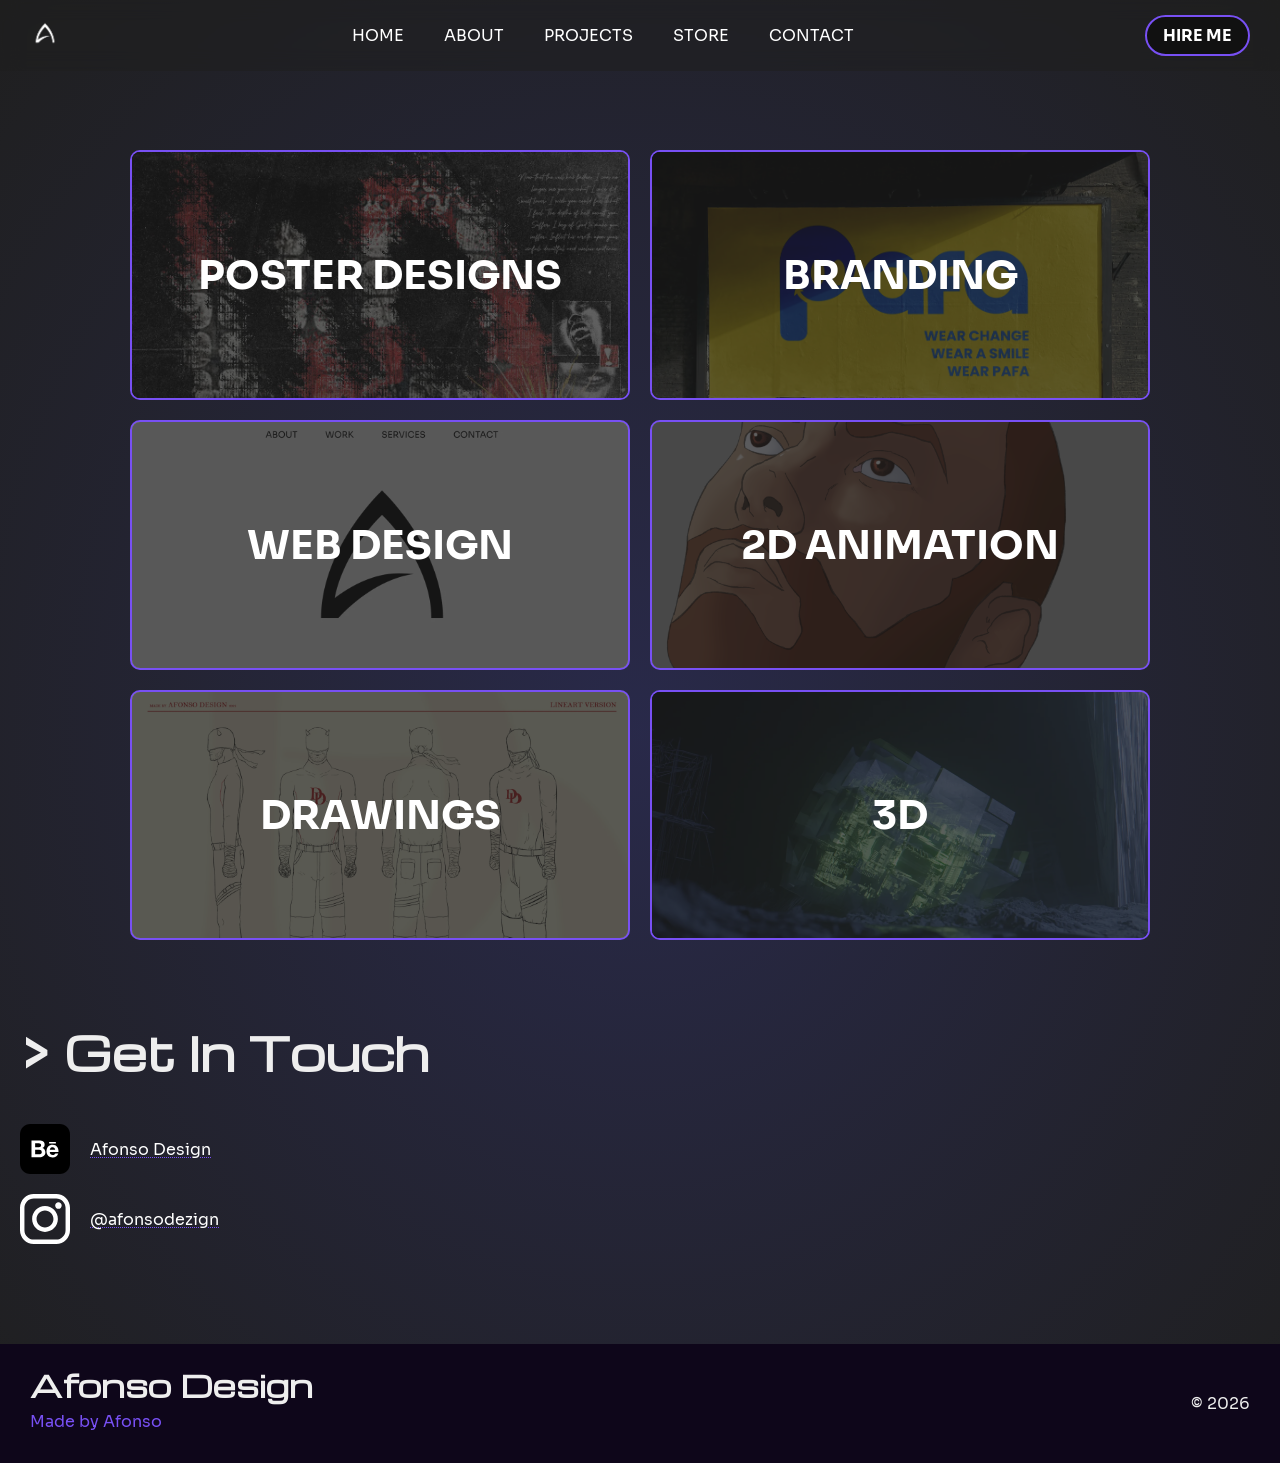
<file: projects.html>
<!DOCTYPE html>
<html lang="en">
<head>
  <meta charset="UTF-8">
  <meta name="viewport" content="width=device-width, initial-scale=1.0">
  <meta name="description" content="Graphic Design projects from branding to web design and 2D animation.">
  <title>Afonso Design - Projects</title>

  <link rel="stylesheet" href="general.css">
  <link rel="stylesheet" href="nav.css">
  <link rel="stylesheet" href="header.css">
  <link rel="stylesheet" href="main.css">
  <link rel="stylesheet" href="skills.css">
  <link rel="stylesheet" href="footer.css">
  <link rel="stylesheet" href="projects.css">
  
  <link rel="icon" type="image/x-icon" href="../Logo/afdz.ico">
  <link rel="apple-touch-icon" href="../Logo/afdz.ico">
  <link rel="apple-touch-icon-precomposed" href="../Logo/afdz.ico">

</head>
<body>
  <nav>
    <div class="logo-container">
      <a href="index.html"><img src="../Logo/Transparent White.png" class="brand-logo"></a>
    </div>
    <div class="links-container">
      <a href="index.html">Home</a>
      <a href="about.html">About</a>
      <a href="projects.html">Projects</a>
      <a href="store.html">Store</a>
      <a href="contact.html">Contact</a>
    </div>
    <div class="button-container">
      <button><a href="#hire_me">Hire Me</a></button>
    </div>
  </nav>


  <div class="grid-container">
  <div class="sections-container">
    <section>
      <a href="posterdesigns.html">
      <div class="project-container">
        <img src="../Images/h8_0.webp">
        
        <div class="black-overlay">
          
          <div>
          <p>POSTER DESIGNS</p>
        </div>
        
        </div>
        </a>
      </div>
    </section>

    <section>
      <div class="project-container">
        <img src="../Images/PAFA billboard.webp">
        <a href="branding.html">
        
        <div class="black-overlay">
          
          <div>
          <p>BRANDING</p>
        </div>
        
        </div>
      </div>
      </a>
    </section>

    <section>
      <div class="project-container">
        <img src="../Images/afonsodesign.webp">
        <a href="webdesign.html">
        
        <div class="black-overlay">
          
          <div>
          <p>WEB DESIGN</p>
        </div>
        
        </div>
      </div>
      </a>
    </section>

    <section>
      <div class="project-container">
        <img class="twodani-img" src="../Images/animation/prisoner.png">
        <a href="2danimation.html">
        
        <div class="black-overlay">
          
          <div>
          <p>2D ANIMATION</p>
        </div>
        
        </div>
      </div>
      </a>
    </section>

    <section>
      <div class="project-container">
        <img src="../Images/dd/DAREDEVIL LINEART NO INFO.webp">
        <a href="drawings.html">
        
        <div class="black-overlay">
          
          <div>
          <p>DRAWINGS</p>
        </div>

        </div>
      </div>
      </a>
    </section>

    <section>
      <div class="project-container">
        <img src="../Images/return-composite.webp">
        <a href="3d.html">
        
        <div class="black-overlay">
          
          <div>
          <p>3D</p>
        </div>
        
        </div>
      </div>
      </a>
    </section>
  </div>
  </div>

    <footer>
    <div id="hire_me">
      <h3>> Get In Touch</h3>
      <div class="socials-link">
        <svg class="behance-icon" width="50px" height="50px" viewBox="0 0 512 512" version="1.1" xmlns="http://www.w3.org/2000/svg" xmlns:xlink="http://www.w3.org/1999/xlink" xml:space="preserve" xmlns:serif="http://www.serif.com/" style="fill-rule:evenodd;clip-rule:evenodd;stroke-linejoin:round;stroke-miterlimit:2;"><path d="M105,0l302,0c57.541,0.159 104.841,47.459 105,105l0,302c-0.159,57.541 -47.459,104.841 -105,105l-302,0c-57.541,-0.159 -104.841,-47.459 -105,-105l-0,-302c0.159,-57.541 47.459,-104.841 105,-105Z"/><path d="M313.542,309.917c11.344,9.033 27.246,9.938 39.542,2.25c4.139,-2.536 7.321,-6.378 9.042,-10.917l29.792,-0c-4.792,14.833 -12.042,25.375 -21.958,31.75c-10.689,6.63 -23.093,9.977 -35.667,9.625c-8.98,0.116 -17.901,-1.467 -26.292,-4.667c-7.505,-2.926 -14.287,-7.447 -19.875,-13.25c-5.484,-5.938 -9.733,-12.906 -12.5,-20.5c-3.01,-8.435 -4.505,-17.336 -4.417,-26.292c-0.065,-8.788 1.474,-17.514 4.542,-25.75c2.829,-7.758 7.226,-14.85 12.917,-20.833c5.691,-5.851 12.49,-10.511 20,-13.708c8.13,-3.434 16.883,-5.151 25.708,-5.042c9.489,-0.232 18.89,1.871 27.375,6.125c7.583,3.879 14.171,9.454 19.25,16.292c5.076,7.096 8.701,15.125 10.667,23.625c2.229,8.971 3.03,18.238 2.375,27.458l-88.875,0c-0.348,8.699 2.634,17.211 8.333,23.792l0.042,0.042Zm-115.667,-140.583c7.459,-0.075 14.905,0.651 22.208,2.167c6.128,1.201 11.961,3.594 17.167,7.042c4.808,3.32 8.659,7.847 11.167,13.125c2.769,6.279 4.094,13.1 3.875,19.958c0.27,7.577 -1.765,15.061 -5.833,21.458c-4.442,6.076 -10.407,10.876 -17.292,13.917c9.442,2.314 17.752,7.933 23.417,15.833c9.135,15.055 10.122,33.733 2.625,49.667c-3.224,6.131 -7.867,11.403 -13.542,15.375c-5.864,4.067 -12.414,7.045 -19.333,8.792c-7.263,1.905 -14.741,2.872 -22.25,2.875l-82.417,-0l0,-170.167l80.208,0l0,-0.042Zm-2.792,141.167c3.516,0.03 7.024,-0.333 10.458,-1.083c3.142,-0.614 6.13,-1.846 8.792,-3.625c2.595,-1.696 4.705,-4.036 6.125,-6.792c1.606,-3.437 2.363,-7.21 2.208,-11c-0,-8.75 -2.5,-15.042 -7.417,-18.833c-5.682,-3.938 -12.512,-5.888 -19.417,-5.542l-40.75,0l0,46.833l40,0l0,0.042Zm-2.083,-72.458c5.926,0.294 11.786,-1.376 16.667,-4.75c4.555,-3.772 6.947,-9.572 6.375,-15.458c0.121,-3.39 -0.609,-6.757 -2.125,-9.792c-1.358,-2.461 -3.361,-4.506 -5.792,-5.917c-2.552,-1.54 -5.385,-2.56 -8.333,-3c-3.176,-0.576 -6.398,-0.855 -9.625,-0.833l-35,0l0,39.75l37.917,0l-0.083,0Zm105.208,-54.958l69,0l0,16.667l-69,0l0,-16.667Zm54.167,62.125c-5.122,-4.823 -12.02,-7.314 -19.042,-6.875c-4.641,-0.168 -9.255,0.775 -13.458,2.75c-3.304,1.657 -6.228,3.984 -8.583,6.833c-2.086,2.545 -3.619,5.496 -4.5,8.667c-0.832,2.711 -1.363,5.506 -1.583,8.333l55.042,0c-0.413,-7.179 -3.165,-14.03 -7.833,-19.5l-0.042,-0.208Z" style="fill:#fff;"/></svg>
        <a href="https://www.behance.net/afonsodesign" target="_blank">
          Afonso Design
        </a>
      </div>
      <div class="socials-link instagram-icon">
        <svg fill="#fff" version="1.1" id="Layer_1" xmlns="http://www.w3.org/2000/svg" xmlns:xlink="http://www.w3.org/1999/xlink" width="50px" height="50px" viewBox="0 0 169.063 169.063" xml:space="preserve">
          <g>
            <path d="M122.406,0H46.654C20.929,0,0,20.93,0,46.655v75.752c0,25.726,20.929,46.655,46.654,46.655h75.752
              c25.727,0,46.656-20.93,46.656-46.655V46.655C169.063,20.93,148.133,0,122.406,0z M154.063,122.407
              c0,17.455-14.201,31.655-31.656,31.655H46.654C29.2,154.063,15,139.862,15,122.407V46.655C15,29.201,29.2,15,46.654,15h75.752
              c17.455,0,31.656,14.201,31.656,31.655V122.407z"/>
            <path d="M84.531,40.97c-24.021,0-43.563,19.542-43.563,43.563c0,24.02,19.542,43.561,43.563,43.561s43.563-19.541,43.563-43.561
              C128.094,60.512,108.552,40.97,84.531,40.97z M84.531,113.093c-15.749,0-28.563-12.812-28.563-28.561
              c0-15.75,12.813-28.563,28.563-28.563s28.563,12.813,28.563,28.563C113.094,100.281,100.28,113.093,84.531,113.093z"/>
            <path d="M129.921,28.251c-2.89,0-5.729,1.17-7.77,3.22c-2.051,2.04-3.23,4.88-3.23,7.78c0,2.891,1.18,5.73,3.23,7.78
              c2.04,2.04,4.88,3.22,7.77,3.22c2.9,0,5.73-1.18,7.78-3.22c2.05-2.05,3.22-4.89,3.22-7.78c0-2.9-1.17-5.74-3.22-7.78
              C135.661,29.421,132.821,28.251,129.921,28.251z"/>
          </g>
        </svg>
        <a href="https://www.instagram.com/afonsodezign/" target="_blank">
          @afonsodezign
        </a>
      </div>
    </div>

    <div class="footer-bot">
      <div>
        <p class="footer-xl">Afonso Design</p>
        <div>
          <p class="maker">Made by <span>Afonso</span></p>
        </div>
      </div>
      <div>
        <p>&#169; 2026</p>
      </div>
    </div>
  </footer>
  
</body>
</html>
</file>
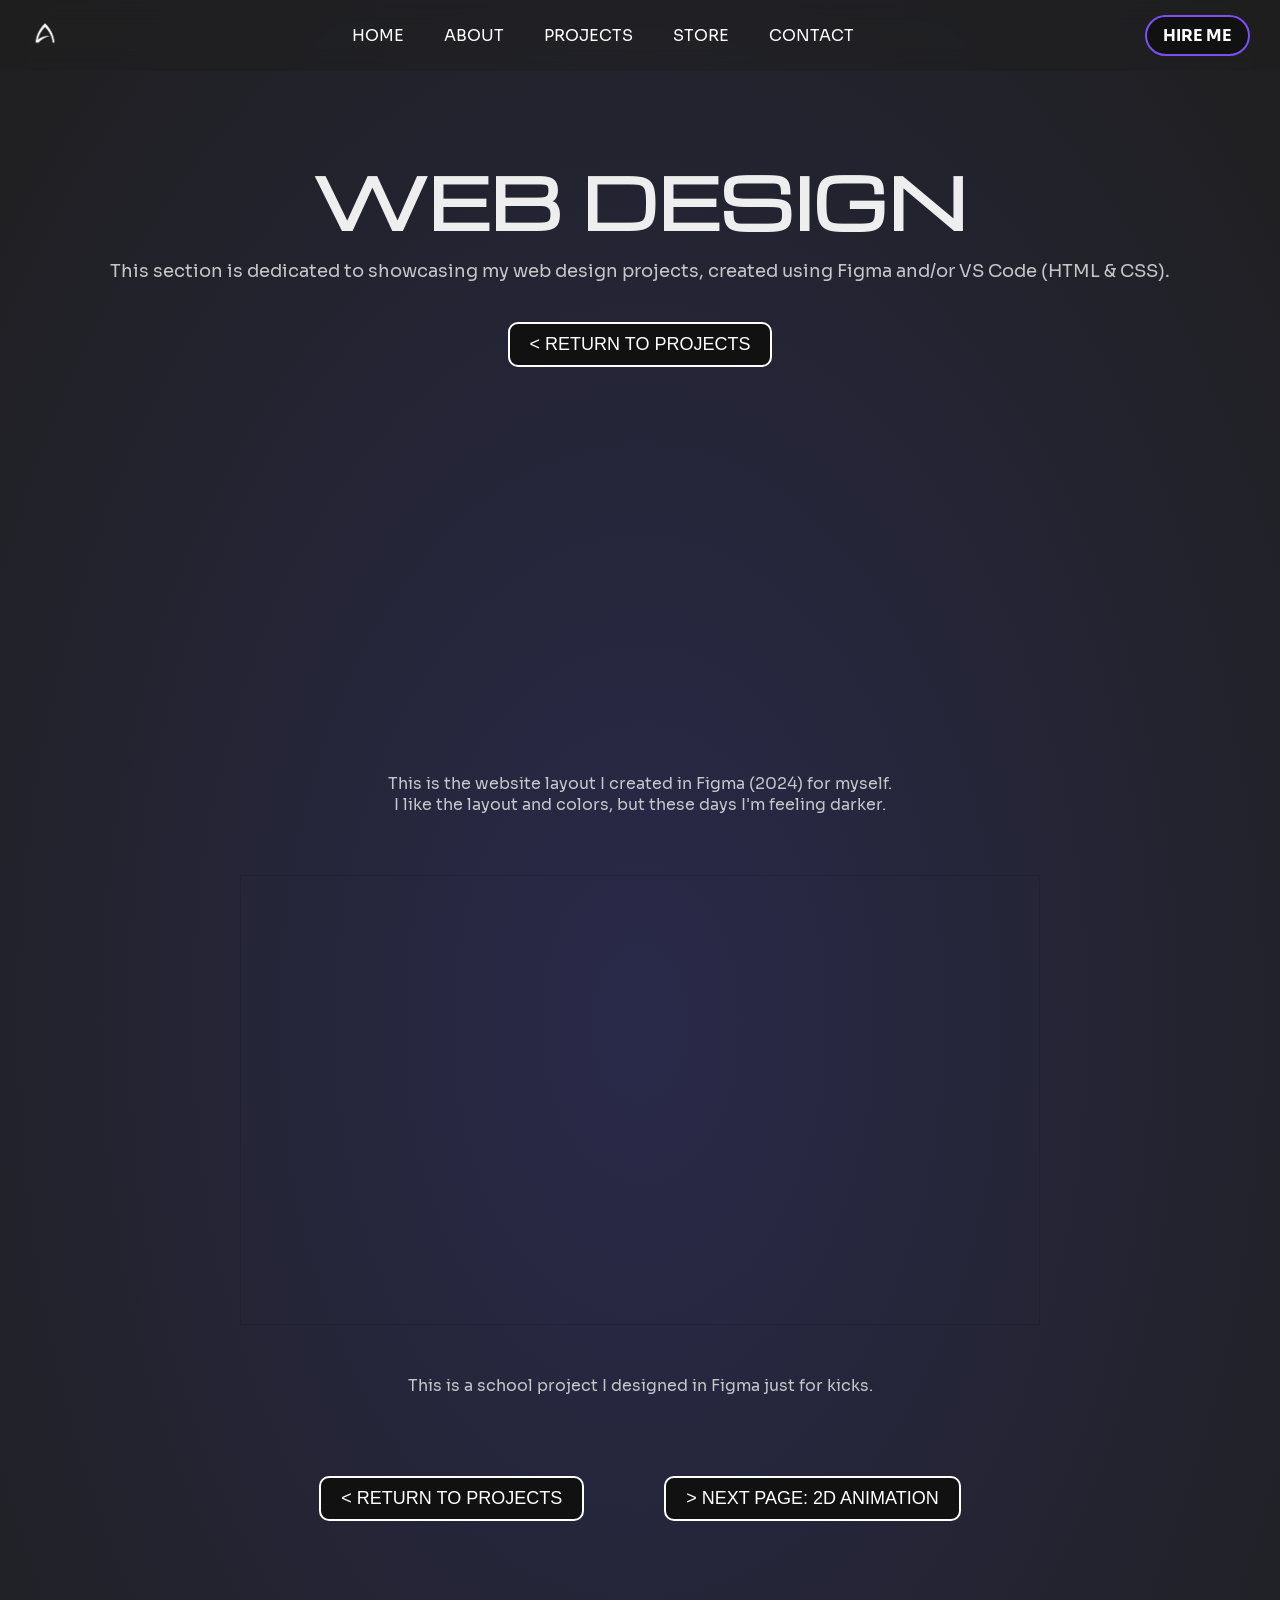
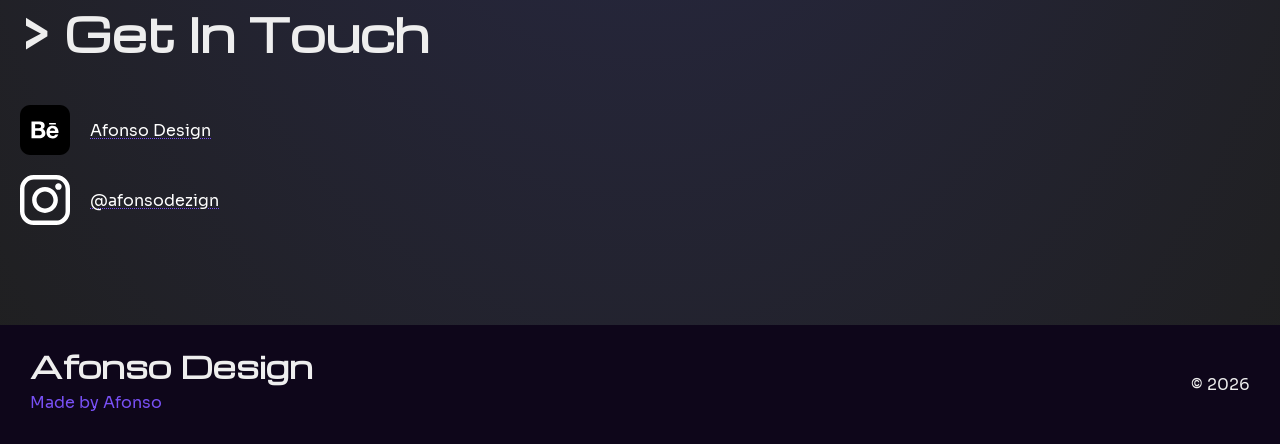
<file: webdesign.html>
<!DOCTYPE html>
<html lang="en">
<head>
  <meta charset="UTF-8">
  <meta name="viewport" content="width=device-width, initial-scale=1.0">
  <meta name="description" content="Web Design projects showcase.">
  <title>Afonso Design - Web Design UX/UI projects for your brand</title>

  <link rel="stylesheet" href="general.css">
  <link rel="stylesheet" href="nav.css">
  <link rel="stylesheet" href="header.css">
  <link rel="stylesheet" href="main.css">
  <link rel="stylesheet" href="footer.css">
  <link rel="stylesheet" href="projects.css">
  <link rel="stylesheet" href="p-links.css">
  
  <link rel="icon" type="image/x-icon" href="../Logo/afdz.ico">
  <link rel="apple-touch-icon" href="../Logo/afdz.ico">
  <link rel="apple-touch-icon-precomposed" href="../Logo/afdz.ico">

</head>
<body>
  <nav>
    <div class="logo-container">
      <a href="index.html"><img src="../Logo/Transparent White.png" class="brand-logo"></a>
    </div>
    <div class="links-container">
      <a href="index.html">Home</a>
      <a href="about.html">About</a>
      <a href="projects.html">Projects</a>
      <a href="store.html">Store</a>
      <a href="contact.html">Contact</a>
    </div>
    <div class="button-container">
      <button><a href="#hire_me">Hire Me</a></button>
    </div>
  </nav>
  <div>
    <div class="title-container">
      <h1>WEB DESIGN</h1>
    </div>
    <div class="title-desc">
      <p>This section is dedicated to showcasing my web design projects, created using Figma and/or VS Code (HTML & CSS).</p>
    </div>

      <div class="return-page">
        <a href="projects.html"><button>< RETURN TO PROJECTS</button></a>
      </div>

      <div class="web-design-container">
        <section>
          <div class="behance-link-container">
            <iframe src="https://www.behance.net/embed/project/219109523?ilo0=1" height="316" width="404" allowfullscreen lazyload frameborder="0" allow="clipboard-write" refererPolicy="strict-origin-when-cross-origin"></iframe>
          </div>
          <div class="web-desc">
            <p>This is the website layout I created in Figma (2024) for myself.</p>
            <p>I like the layout and colors, but these days I'm feeling darker.</p>
          </div>

          <div class="figma-link-container">
            <iframe style="border: 1px solid rgba(0, 0, 0, 0.1);" width="800" height="450" src="https://embed.figma.com/design/0pWTbJgNLF5yiO61lfFT5o/08.-Pedro-Arantes---Portf%C3%B3lio?node-id=47-204&embed-host=share" allowfullscreen></iframe>
          </div>
          <div class="web-desc">
            <p>This is a school project I designed in Figma just for kicks.</p>
          </div>
        </section>
      </div>


    <div class="bottom-links">
      <div class="return-page">
        <a href="projects.html"><button>< RETURN TO PROJECTS</button></a>
      </div>
      <div class="next-page">
        <a href="2danimation.html"><button>> NEXT PAGE: 2D ANIMATION</button></a>
      </div>
  </div>

  <footer>
    <div id="hire_me">
      <h3>> Get In Touch</h3>
      <div class="socials-link">
        <svg class="behance-icon" width="50px" height="50px" viewBox="0 0 512 512" version="1.1" xmlns="http://www.w3.org/2000/svg" xmlns:xlink="http://www.w3.org/1999/xlink" xml:space="preserve" xmlns:serif="http://www.serif.com/" style="fill-rule:evenodd;clip-rule:evenodd;stroke-linejoin:round;stroke-miterlimit:2;"><path d="M105,0l302,0c57.541,0.159 104.841,47.459 105,105l0,302c-0.159,57.541 -47.459,104.841 -105,105l-302,0c-57.541,-0.159 -104.841,-47.459 -105,-105l-0,-302c0.159,-57.541 47.459,-104.841 105,-105Z"/><path d="M313.542,309.917c11.344,9.033 27.246,9.938 39.542,2.25c4.139,-2.536 7.321,-6.378 9.042,-10.917l29.792,-0c-4.792,14.833 -12.042,25.375 -21.958,31.75c-10.689,6.63 -23.093,9.977 -35.667,9.625c-8.98,0.116 -17.901,-1.467 -26.292,-4.667c-7.505,-2.926 -14.287,-7.447 -19.875,-13.25c-5.484,-5.938 -9.733,-12.906 -12.5,-20.5c-3.01,-8.435 -4.505,-17.336 -4.417,-26.292c-0.065,-8.788 1.474,-17.514 4.542,-25.75c2.829,-7.758 7.226,-14.85 12.917,-20.833c5.691,-5.851 12.49,-10.511 20,-13.708c8.13,-3.434 16.883,-5.151 25.708,-5.042c9.489,-0.232 18.89,1.871 27.375,6.125c7.583,3.879 14.171,9.454 19.25,16.292c5.076,7.096 8.701,15.125 10.667,23.625c2.229,8.971 3.03,18.238 2.375,27.458l-88.875,0c-0.348,8.699 2.634,17.211 8.333,23.792l0.042,0.042Zm-115.667,-140.583c7.459,-0.075 14.905,0.651 22.208,2.167c6.128,1.201 11.961,3.594 17.167,7.042c4.808,3.32 8.659,7.847 11.167,13.125c2.769,6.279 4.094,13.1 3.875,19.958c0.27,7.577 -1.765,15.061 -5.833,21.458c-4.442,6.076 -10.407,10.876 -17.292,13.917c9.442,2.314 17.752,7.933 23.417,15.833c9.135,15.055 10.122,33.733 2.625,49.667c-3.224,6.131 -7.867,11.403 -13.542,15.375c-5.864,4.067 -12.414,7.045 -19.333,8.792c-7.263,1.905 -14.741,2.872 -22.25,2.875l-82.417,-0l0,-170.167l80.208,0l0,-0.042Zm-2.792,141.167c3.516,0.03 7.024,-0.333 10.458,-1.083c3.142,-0.614 6.13,-1.846 8.792,-3.625c2.595,-1.696 4.705,-4.036 6.125,-6.792c1.606,-3.437 2.363,-7.21 2.208,-11c-0,-8.75 -2.5,-15.042 -7.417,-18.833c-5.682,-3.938 -12.512,-5.888 -19.417,-5.542l-40.75,0l0,46.833l40,0l0,0.042Zm-2.083,-72.458c5.926,0.294 11.786,-1.376 16.667,-4.75c4.555,-3.772 6.947,-9.572 6.375,-15.458c0.121,-3.39 -0.609,-6.757 -2.125,-9.792c-1.358,-2.461 -3.361,-4.506 -5.792,-5.917c-2.552,-1.54 -5.385,-2.56 -8.333,-3c-3.176,-0.576 -6.398,-0.855 -9.625,-0.833l-35,0l0,39.75l37.917,0l-0.083,0Zm105.208,-54.958l69,0l0,16.667l-69,0l0,-16.667Zm54.167,62.125c-5.122,-4.823 -12.02,-7.314 -19.042,-6.875c-4.641,-0.168 -9.255,0.775 -13.458,2.75c-3.304,1.657 -6.228,3.984 -8.583,6.833c-2.086,2.545 -3.619,5.496 -4.5,8.667c-0.832,2.711 -1.363,5.506 -1.583,8.333l55.042,0c-0.413,-7.179 -3.165,-14.03 -7.833,-19.5l-0.042,-0.208Z" style="fill:#fff;"/></svg>
        <a href="https://www.behance.net/afonsodesign" target="_blank">
          Afonso Design
        </a>
      </div>
      <div class="socials-link instagram-icon">
        <svg fill="#fff" version="1.1" id="Layer_1" xmlns="http://www.w3.org/2000/svg" xmlns:xlink="http://www.w3.org/1999/xlink" width="50px" height="50px" viewBox="0 0 169.063 169.063" xml:space="preserve">
          <g>
            <path d="M122.406,0H46.654C20.929,0,0,20.93,0,46.655v75.752c0,25.726,20.929,46.655,46.654,46.655h75.752
              c25.727,0,46.656-20.93,46.656-46.655V46.655C169.063,20.93,148.133,0,122.406,0z M154.063,122.407
              c0,17.455-14.201,31.655-31.656,31.655H46.654C29.2,154.063,15,139.862,15,122.407V46.655C15,29.201,29.2,15,46.654,15h75.752
              c17.455,0,31.656,14.201,31.656,31.655V122.407z"/>
            <path d="M84.531,40.97c-24.021,0-43.563,19.542-43.563,43.563c0,24.02,19.542,43.561,43.563,43.561s43.563-19.541,43.563-43.561
              C128.094,60.512,108.552,40.97,84.531,40.97z M84.531,113.093c-15.749,0-28.563-12.812-28.563-28.561
              c0-15.75,12.813-28.563,28.563-28.563s28.563,12.813,28.563,28.563C113.094,100.281,100.28,113.093,84.531,113.093z"/>
            <path d="M129.921,28.251c-2.89,0-5.729,1.17-7.77,3.22c-2.051,2.04-3.23,4.88-3.23,7.78c0,2.891,1.18,5.73,3.23,7.78
              c2.04,2.04,4.88,3.22,7.77,3.22c2.9,0,5.73-1.18,7.78-3.22c2.05-2.05,3.22-4.89,3.22-7.78c0-2.9-1.17-5.74-3.22-7.78
              C135.661,29.421,132.821,28.251,129.921,28.251z"/>
          </g>
        </svg>
        <a href="https://www.instagram.com/afonsodezign/" target="_blank">
          @afonsodezign
        </a>
      </div>
    </div>

    <div class="footer-bot">
      <div>
        <p class="footer-xl">Afonso Design</p>
        <div>
          <p class="maker">Made by <span>Afonso</span></p>
        </div>
      </div>
      <div>
        <p>&#169; 2026</p>
      </div>
    </div>
  </footer>
</body>
</html>
</file>
<file: general.css>
*{
  padding:0;
  margin:0;
  border:none;
  box-sizing: border-box;
}

:root{
  --main-color:rgb(120, 80, 244);
}
/*Added root for main color testing*/

html{
  scroll-behavior: smooth;
  scrollbar-width: none;
}

body{
  margin:150px 20px 0 20px;
  background-image: radial-gradient(rgba(80, 83, 244, 0.2), rgb(31,31,31));
  background-repeat: no-repeat;
  color:rgb(238,238,238);
  background-color: rgb(31,31,31);
  font-family: Sora, Verdana;
}

.load-text-container{
  display: flex;
  justify-content: center;
  align-items: center;
}

.load-text p{
  font-size:12px;
  line-height:20px;
  font-family: Michroma, Sora, Verdana;
  white-space: nowrap;
  display: inline-block;
  border-right:5px solid white;
  width:340px;
  overflow: hidden;
  animation:
    typing 2s steps(42),
    cursor .4s step-end infinite alternate;
}

/*cursor blinking animation*/
@keyframes cursor{
  50% {border-color:transparent};
}

/*typing animation*/
@keyframes typing{
  from {width:0}
  from{opacity: 0;}
}

.arrow-container{
  display: flex;
  align-items: center;
  justify-content: center;
  color:var(--main-color);
  font-weight:bold;
  margin:100px 0 200px 0;
}

.arrow-container img{
  width:80px;
}

.arrow-container img:hover{
  background-color: rgb(29, 29, 29);
  border-radius:50%;
  transition: background-color 0.5s ease;
}

h1{
  font-family: Michroma, Sora, Verdana;
}

/*fonts-upload*/

@font-face {
  font-family: 'Michroma';
  font-style: normal;
  font-weight: 400;
  font-display: swap;
  src: url("../Fonts/michroma/michroma-latin-regular.woff2");
}

@font-face {
  font-family: 'Sora';
  src: url('../Fonts/Sora/Sora[wght].woff2') format('woff2-variations');
  font-weight: 100 800;
  font-style: normal;
  font-display: swap;
}

/*end*/


@media screen and (width <= 600px){
  .load-text p{
    visibility: hidden;
    pointer-events: none;
  }
  body{
    margin-top:100px;
  }
}
</file>
<file: nav.css>
:root{
  --main-color:rgb(120, 80, 244);
}

nav{
  display: flex;
  justify-content: space-between;
  align-items: center;
  position: fixed;
  top:0;
  left:0;
  right:0;
  padding:15px 30px;
  background-color: rgba(31, 31, 31, 0.555);
  backdrop-filter: blur(10px);
  
  z-index:100;
}

nav .links-container{
  display: flex;
  justify-content: center;
}

nav .links-container a{
  color:white;
  text-decoration: 1px solid underline transparent;
  text-transform: uppercase;
  margin:0 10px;
  padding:5px 10px;
  position: relative;
}

nav .links-container a:hover::after{
  content:'';
  width:100%;
  height:3px;
  position:absolute;
  background-color: var(--main-color);
  bottom:0;
  left:0;

  animation-name: underline;
  animation-duration:0.4s;
  animation-timing-function: ease;
}

@keyframes underline{
  0%{
    width:0;
  }

  100%{
    width:100%;
  }
}

nav .links-container a:hover{
  color:var(--main-color);
  transition:0.2s ease;
}


nav .button-container button{
  padding:8px 16px;
  border-radius: 24px;
  background-color: rgb(17, 17, 17);
  font-weight: 600;
  cursor:pointer;
  transition: 0.2s ease-in-out;
  border:2px solid rgb(120, 80, 244);
}

nav .button-container button:hover{
  background-color: var(--main-color);
  box-shadow: 0 0 10px var(--main-color);
}

nav .button-container button a{
  text-transform: uppercase;
  color:white;
  text-decoration: none;
  font-size: 16px;
  font-family: Sora, Verdana;
  font-weight:700;
}

nav .logo-container .brand-logo{
  width:30px;
}

.brand-logo:hover{
  filter: drop-shadow(0 0 5px rgb(120,80,244));
  transition:0.3s ease-in-out;
}

@media screen and (width <= 800px){
  nav a{
    font-size:14px;
  }
  nav .links-container a{
    padding:3px 6px;
  }
  nav .button-container button{
    padding:6px 12px;
  }
  nav .button-container button a{
    font-size: 14px;
  }
}

@media screen and (width <= 600px){
  nav a{
    font-size:12px;
  }
  nav .button-container button a{
    font-size: 14px;
  }
  nav .links-container a{
    padding:10px 12px;
  }
  nav{
    flex-direction:column;
    gap:20px; 
  }
}
@media screen and (max-width: 400px){
  nav a{
    font-size:10px;
  }
  nav .button-container button a{
    font-size: 12px;
  }
  nav .links-container a{
    padding:8px 10px;
  }
  nav{
    flex-direction:column;
    gap:20px; 
  }
}
</file>
<file: header.css>
:root{
  --main-color:rgb(120, 80, 244);
}

header{
  font-family: "Michroma", "Sora", "Verdana";
}

.name-container{
  display: flex;
  justify-content: center;
  text-align: center;
  padding:10px;
  margin: 50px 0 0 0;
  font-size:60px;
}

.catch-phrase{
  display: flex;
  justify-content: center;
  text-align: center;
  padding:5px;
  font-size: 22px;
  color:var(--main-color);
}

.carousel{
  margin:50px auto;
  width:70%;
  display: flex;
  overflow-x: auto;
  pointer-events: none;
  scrollbar-width: none;
}

.carousel::-webkit-scrollbar{
  display: none;
}

.role-container{
  display: flex;
  align-items: center;
  justify-content: center;
  gap:1em;
  padding-right:1em;
  user-select: none;
  animation: spin 10s linear infinite;
}

.role-container h5{
  flex: 0  0 5em;
  font-size: 10px;
  padding:0 10px 20px 10px;
  border-radius:10px;
  text-align: center;
  align-content: center;
}

@keyframes spin{
  from {translate:0;}
  to {translate: -100%}
}

@media screen and (width <= 800px){
  .name-container{
    padding:10px;
    margin: 50px 0 0 0;
    font-size:40px;
  }
  .catch-phrase{
    font-size: 18px;
  }
}
@media screen and (width <= 600px){
  .name-container{
    padding:10px;
    margin: 50px 0 0 0;
    font-size:30px;
  }
  .catch-phrase{
    font-size: 15px;
  }
}
@media screen and (width <= 400px){
  .name-container{
    padding:10px;
    margin: 40px 0 0 0;
    font-size:25px;
  }
  .catch-phrase{
    font-size: 12px;
  }
}
</file>
<file: main.css>
:root{
  --main-color:rgb(120, 80, 244);
}

#projects{
  background-color: transparent;
  height:120px;
}

.projects-title{
  font-size:30px;
  font-family: Michroma, Sora, Verdana;
  margin:0 0 40px 20px;
}

.short-portfolio{
  display: flex;
  flex-wrap: wrap;
  align-items: center;
  justify-content: center;
  gap:10px;
}

.port-img-container img{
  min-width:200px;
  max-width:600px;
  border-radius: 5px;
}

.port-img-container{
  position: relative;
  cursor: pointer;
}

.port-img-container:hover .img-details{
  display: block;
  transition: 0.3s ease-in-out;
}

.img-details{
  background-color: rgba(31, 31, 31, 0.8);
  position: absolute;
  top:0;
  left:0;
  right:0;
  bottom:0;
  border:2px solid rgb(120, 80, 244);
  border-radius:5px;
  display: none;
}

.img-details-items{
  display: flex;
  justify-content: center;
  align-items: center;
  position:relative;
  flex-direction: column;
  gap:20px;
  top:45%;
  left:45%;
  translate:-45%;
}

.img-details-items p{
  font-size: 22px;
}

.img-details button{
  padding:15px 25px;
  font-size:18px;
  background-color:rgb(17, 17, 17);
  color:white;
  text-decoration: none;
  border-radius:50px;
  border:2px solid rgb(120, 80, 244);
  cursor:pointer;
}

.img-details button:hover{
  background-color: var(--main-color);
  color:rgb(31,31,31);
}

.piece-date{
  display: block;
  font-size:10px;
  color:rgb(138, 138, 138);
}

.piece-name{
  color:rgb(217, 205, 255);
}

/*like what you see?*/

.like-container{
  display: flex;
  justify-content: center;
  flex-direction: column;
  align-items: center;
  padding:20px 0;
  margin-bottom:20px;
}

.like-container .like-text{
  font-size:30px;
  font-family: Michroma, Sora, Verdana;
  color:rgba(153, 153, 153, 0.3);
  padding:10px;
  margin-bottom: 20px;
  z-index: -2;
}

.like-container .more-projects-button a{
  padding:15px 25px;
  font-size:22px;
  background-color:rgb(17, 17, 17);
  color:white;
  text-decoration: none;
  border-radius:50px;
  border:2px solid rgb(120, 80, 244);
  box-shadow: 0 0 100px var(--main-color);
}

.more-projects-button a span{
  color:var(--main-color);
  margin-right:10px;
}

.more-projects-button a:hover{
  background-color: var(--main-color);
  color:rgb(17, 17, 17);
  transition:0.3s ease-in-out;
  cursor:pointer;
  box-shadow: none;

}

.more-projects-button a:hover span{
  color:rgb(17, 17, 17);
}

/*faq section*/

.faq-container{
  margin:0 0 40px 20px;
}

.faq-header{
  font-size:30px;
  margin-bottom:20px;
  font-family: "Michroma", "Sora", "Verdana";
}

.faq-desc{
  font-size:18px;
}

.faq-desc a{
  color: var(--main-color);
}

.qa-container{
  margin:0 0 30px 20px;
  background-color: rgba(9, 8, 27, 0.3); 
  border-radius:12px;
  padding:20px;
}

.question-container{
  font-size:22px;
  font-weight:700;
  margin-bottom:15px;
}

.answer-container{
  line-height: 28px;
}

.answer-container a{
  color:white;
  cursor: pointer;
  text-decoration: 3px underline dotted var(--main-color);
  text-underline-offset: 2px;
}

.answer-container a:hover{
  color:var(--main-color);
  cursor: pointer;
  text-decoration: 3px underline dotted var(--main-color);
  text-underline-offset: 6px;
  transition: 0.3s ease-in-out;
}

.contact-cta{
  margin-top:60px;
  display: flex;
  justify-content: center;
  align-items: center;
  flex-direction: column;
  gap:10px;
}

.contact-btn{
  padding:15px 25px;
  font-size:22px;
  text-decoration: none;
  border-radius:50px;
  color:white;
  background-color: rgb(17, 17, 17);
  border:2px solid rgb(120, 80, 244);
  box-shadow:0 0 100px var(--main-color);
  font-family:"Sora", "Verdana";
}

.contact-btn:hover{
  color:rgb(17, 17, 17);
  background-color: var(--main-color);
  transition:0.3s ease-in-out;
  cursor:pointer;
  box-shadow: none;
}
/**/

/*_______*/

@media screen and (width <= 1250px) {
  .port-img-container img{
    max-width:400px;
  }
}


@media screen and (width <= 1000px) {
  .port-img-container img{
    max-width:300px;
  }
  .img-details-items p{
  font-size: 15px;
}

.img-details button{
  padding:15px 25px;
  font-size:18px;
  background-color:rgb(17, 17, 17);
  color:white;
  text-decoration: none;
  border-radius:50px;
  border:2px solid rgb(120, 80, 244);
}
}

@media screen and (width <= 800px) {
  .port-img-container img{
    max-width:250px;
  }
  .projects-title{
    font-size:25px;
  }
  .like-container .like-text{
    font-size:25px;
  }
  .more-projects-button{
    margin-top:15px;
  }
  .like-container .more-projects-button a{
    box-shadow: 0 0 50px var(--main-color);
  }
}

@media screen and (width <= 600px) {
  .port-img-container img{
    max-width:200px;
  }
  .projects-title{
    font-size:20px;
  }
}

@media screen and (width <= 400px) {
  .projects-title{
    font-size:16px;
  }
}
</file>
<file: skills.css>
:root{
  --main-color:rgb(120, 80, 244);
}

.skills-panel{
  display: flex;
  justify-content: center;
  align-items: center;
}

.skillset-container{
  display: grid;
  grid-template-columns: 300px 300px 300px;
  grid-template-rows: 550px 550px;
  gap:20px;
  cursor: pointer;
}

.skill-container{
  height:550px;
  min-width:250px;
  border-radius:10px;
  margin:5px;
  background-color: rgb(31, 28, 37);
  padding:20px;
  border:1px solid rgb(144, 131, 184);
  overflow: scroll;
  scrollbar-width: none;
}

.skill-container:hover{
  border:1px solid rgb(120, 80, 244);
  background- rgb(32, 32, 46);
  transition: background-color 0.2s ease-in-out;
}

.skill-container:hover .skill-description p{
  rgb(171, 151, 233);
  transition:0.2s ease-in-out;
}

.skill-container:hover svg{
  fill:rgb(120, 80, 244);
  transition:0.2s ease-in-out;
}

.skill-icon{
  display: flex;
  align-items: center;
  padding:5px 0;
  margin-bottom:20px;
}

.skill-icon img{
  width:45px;
  margin-right:20px;
  border:1px solid rgb(171, 151, 233);
  border-radius:12px;
}

.skill-description h2{
  font-family: Michroma, Sora, Verdana;
  white;
  text-decoration: none;
} 

.skill-description p{
  font-size:20px;
  rgb(160, 156, 173);
  margin-top:20px;
}

.skill-level{
  color:rgb(171, 151, 233);
  font-size:12px;
}
.skill-container:hover .skill-level{
  color:var(--main-color);
}


@media screen and (width <= 1000px) {
  .skillset-container{
    grid-template-columns: 300px 300px;
    grid-template-rows: 550px 550px;
  }
}

@media screen and (width <= 600px) {
  .skillset-container{
    grid-template-columns: 300px;
    grid-template-rows: 410px;
    gap:10px;
  }
  .skill-container{
    max-height:400px;
    min-width:150px;
  }
  .skill-description h2{
    font-size:20px;
  } 
  .skill-description p{
    font-size:15px;
  }
}
</file>
<file: footer.css>
:root{
  --main-color:rgb(120, 80, 244);
}

#hire_me h3{
  font-size: 30px;
  font-family: Michroma, Sora, Verdana;
  margin-bottom:40px;
  margin-top:80px;
}

#hire_me .email-link{
  display: flex;
  align-items: center;
}

#hire_me .email-link .my-email{
  color:white;
  text-decoration: none;
}

#hire_me .email-link .my-email{
  color:white;
  cursor: pointer;
  text-decoration: 1px underline dotted var(--main-color);
  text-underline-offset: 2px;
}

#hire_me .email-link .my-email:hover{
  color:var(--main-color);
  cursor: pointer;
  text-decoration: 1px underline dotted var(--main-color);
  text-underline-offset: 6px;
  transition: 0.3s ease-in-out;
}

#hire_me svg{
  margin-right:20px;
}

.email-link:hover svg{
  fill:var(--main-color);
  transition: 0.3s ease-in-out;
}

.email-link{
  margin-bottom:20px;
}

.socials-link{
  display: flex;
  align-items: center;
}

.socials-link a{
  color:white;
  cursor: pointer;
  text-decoration: 1px underline dotted var(--main-color);
  text-underline-offset: 2px;
}
.socials-link a:hover{
  color:var(--main-color);
  cursor: pointer;
  text-decoration: 1px underline dotted var(--main-color);
  text-underline-offset: 6px;
  transition: 0.3s ease-in-out;
}

.instagram-icon{
  margin-top:20px;
}

.footer-bot{
  background-color: rgb(14, 6, 26);
  padding:30px;
  margin:80px 0 0 0;
  display: flex;
  justify-content: space-between;
  align-items: center;
  line-height: 22px;
  margin:100px -20px 0 -20px;
}

.footer-xl{
  font-size:30px;
  font-family: Michroma, Sora, Verdana;
  font-weight:800;
  padding: 0 0 15px 0;
}

.maker{
  color:var(--main-color);
}

@media screen and (min-width:1200px){
  #hire_me h3{
    font-size: 60px;
  }
}
@media screen and (min-width:800px){
  #hire_me h3{
    font-size: 45px;
  }
}

@media screen and (width <= 600px) {
  .footer-xl{
    font-size:18px;
    padding:0;
  }
  .maker{
    font-size:12px;
  }
}
</file>
<file: projects.css>
:root{
  --main-color:rgb(120, 80, 244);
}


.grid-container{
  display: flex;
  justify-content: center;
}

.sections-container {
  display: grid;
  gap: 20px;
  grid-template-columns: repeat(2, 500px);
  align-items: center;
  justify-items: center;
}

section a{
  color:white;
}
section a:hover{
  color: rgb(120, 80, 244);
  transition:0.6s ease color;
}

.project-container{
  width:500px;
  height:250px;
  overflow:hidden;
  border-radius:10px;
  position: relative;
  cursor:pointer;
  border:2px solid rgb(120, 80, 244);
}

.project-container img{
  width:500px;
  height:auto;
}

.project-container div{
  position:absolute;
  z-index:2;
  top:50%;
  left:50%;
  transform:translate(-50%, -50%);
}

.project-container div p{
  font-size:40px;
  font-weight: bold;
  text-wrap: nowrap;
}

.black-overlay{
  width:500px;
  height:250px;
  position: absolute;
  z-index:1;
  top:50%;
  left:50%;
  transform:translate(-50%, -50%);
  background-color: rgba(31, 31, 31, 0.7);
}

.black-overlay a{
  color:white;
  text-decoration: none;
}

.project-container:hover .black-overlay a{
  background-color: rgba(31, 31, 31, 0.8);
  transition:0.4s ease-in-out;
}

.project-container:hover{
  box-shadow:0 0 50px rgb(120, 80, 244);
  transition:0.2s ease-in-out;
} 

.twodani-img{
  scale:180%;
}

@media screen and (width <= 1000px){
  .sections-container {
    grid-template-columns: repeat(2, 350px);
  }
  .project-container{
    width:350px;
    height:200px;
  }
  .project-container img{
    width:350px;
    min-height:200px;
  }
  .project-container div p{
    font-size:30px;
  }
}
@media screen and (width <= 800px){
  .sections-container {
    grid-template-columns: repeat(1, 350px);
  }
  .project-container{
    width:350px;
    height:200px;
  }
  .project-container img{
    width:350px;
    min-height:200px;
  }
  .project-container div p{
    font-size:30px;
  }
}
@media screen and (width <= 600px){
  .sections-container {
    grid-template-columns: repeat(1, 250px);
  }
  .project-container{
    width:250px;
    height:100px;
  }
  .project-container img{
    width:250px;
    min-height:100px;
  }
  .project-container div p{
    font-size:20px;
  }
  body{
    margin-top:200px;
  }
}
</file>
<file: p-links.css>
:root{
  --main-color:rgb(120, 80, 244);
}

figcaption{
  opacity: 0.8;
  font-size: 14px;
}

/*POSTERS*/

.title-container{
  text-align: center;
  font-size:35px;
  margin-bottom:10px;
  display: flex;
  justify-content: center;
}

.title-desc{
  font-size:18px;
  text-align: center;
  display: flex;
  flex-direction: column;
  justify-content: center;
  margin-bottom:40px;
  opacity:0.8;
}

.return-page, .next-page{
  display: flex;
  justify-content: center;
}

.return-page a button, .next-page a button{
  border:2px solid white;
  padding:10px 20px;
  border-radius:10px;
  background-color: rgb(17,17,17);
  color:white;
  cursor:pointer;
  font-size:18px;
}

.return-page a button:hover, .next-page a button:hover{
  transition: 0.2s ease-in-out;
  border:2px solid rgb(120, 80, 244);
  color:var(--main-color);
}

.bottom-links{
  display: flex;
  justify-content: center;
  gap:80px;
}

.poster-container{
  position: relative;
}

.poster-container img{
  width:250px;
  height:auto;
  border-radius: 10px;
  max-height:312.5px;
  object-fit: cover;
  border:1px solid transparent;
}

.poster-container img:hover{
  box-shadow: 0 0 10px rgb(120, 80, 244);
  border:1px solid rgb(120, 80, 244);
  transition:0.2s ease-in-out;
}

.poster-container figcaption{
  font-size:14px;
  width:250px;
  height:60px;
  overflow:scroll;
  scrollbar-width: none;
  margin-top:10px;
  margin-bottom:20px;
}

.figures-section{
  display: grid;
  grid-template-columns: repeat(3, 250px);
  grid-auto-rows: auto;
  gap: 20px;
  justify-content: center;
  width: calc(3 * 250px + 2 * 20px);
  margin:40px auto;
}

@media screen and (min-width: 1500px) {
  .poster-container img {
    width: 500px;
    max-height: 625px;
  }
  .poster-container figcaption{
    width: 500px;
  }
  .figures-section {
    grid-template-columns: repeat(3, 500px);
    width: calc(3 * 500px + 2 * 20px);
  }
}
@media screen and (min-width: 1200px) {
  .poster-container img {
    width: 400px;
    max-height: 500px;
  }
  .poster-container figcaption{
    width: 400px;
  }
  .figures-section {
    grid-template-columns: repeat(3, 400px);
    width: calc(3 * 400px + 2 * 20px);
  }
}
@media screen and (max-width: 800px) {
  .poster-container img {
    width: 200px;
    max-height: 250px;
  }
  .poster-container figcaption{
    width: 200px;
  }
  .figures-section {
    grid-template-columns: repeat(3, 200px);
    width: calc(3 * 200px + 3 * 20px);
  }
}
@media screen and (max-width: 600px) {
  .poster-container img {
    width: 200px;
    max-height: 250px;
  }
  .poster-container figcaption{
    width: 200px;
  }
  .figures-section {
    grid-template-columns: repeat(2, 200px);
    width: calc(2 * 200px + 2 * 20px);
  }
  .title-container h1{
    font-size:40px;
  }
  .title-desc{
    font-size:18px;
  }
}

/*BRANDING*/

.branding-container, .animation-container, .drawings-container{
  display: flex;
  flex-direction: column;
  justify-content: center;
  align-items: center;
}

.branding-container section, .animation-container section, .drawings-container section{
  margin:60px 0 60px 0;
  width:800px;
}

.bi-wrapper{
  display: flex;
  justify-content: center;
}

.bi-container{
  background-color: rgba(31,31,31, 0.4);
  width:800px;
  height:auto;
  margin:80px 0 40px 0;
  padding:60px;
  border-radius: 20px;
  box-shadow:0 0 10px rgb(120, 80, 244);
}

.branding-index{
  display: flex;
  flex-direction: column;
  align-items: center;
  position: relative;
}

.i01-tooltip, .i02-tooltip, .i03-tooltip, .i04-tooltip{
  position: absolute;
  background-color: rgb(17,17,17);
  padding:2px 10px;
  border-radius:8px;
  width:160px;
  height:160px;
  padding:0 20px 20px 20px;
  border:1px solid rgba(120, 80, 244, 0.5);
  visibility: hidden;
  opacity: 0;
  font-family: "Michroma", Verdana;
  box-shadow: 0 0 10px rgba(120, 80, 244, 0.5);
}

.i01tool-interior{
  background-color: rgb(64, 110, 182);
  width:120px;
  height:100px;
  border-radius:4px;
  display: flex;
  justify-content: center;
  align-items: center;
}

#i01:hover .i01-tooltip{
  visibility: visible;
  opacity:1;
  transition: 0.3s ease;
  pointer-events: none;
}

#i02:hover .i02-tooltip{
  visibility: visible;
  opacity:1;
  transition: 0.3s ease;
  pointer-events: none;
}

#i03:hover .i03-tooltip{
  visibility: visible;
  opacity:1;
  transition: 0.3s ease;
  pointer-events: none;
}

#i04:hover .i04-tooltip{
  visibility: visible;
  opacity:1;
  transition: 0.3s ease;
  pointer-events: none;
}


.i02tool-interior img{
  width:120px;
  height:100px;
  object-fit: contain;
}

.i03tool-interior img{
  width:120px;
  height:100px;
  object-fit: contain;
}

.i04tool-interior img{
  width:120px;
  height:100px;
  object-fit: contain;
}

.i02tool-interior{
  background-color: rgb(15, 0, 217);
  width:120px;
  height:100px;
  border-radius:4px;
  display: flex;
  justify-content: center;
  align-items: center;
}

.i03tool-interior{
  background-color: rgb(39, 115, 66);
  width:120px;
  height:100px;
  border-radius:4px;
  display: flex;
  justify-content: center;
  align-items: center;
}

.i04tool-interior{
  background-color: white;
  width:120px;
  height:100px;
  border-radius:4px;
  display: flex;
  justify-content: center;
  align-items: center;
}

.branding-index h3{
  color:var(--main-color);;
  margin-bottom:20px;
}
.branding-index ul{
  line-height: 40px;
}
.branding-index ul li{
  list-style: decimal;
}
.branding-index ul li a{
  color:white;
  text-decoration: 1px dotted underline var(--main-color);;
  text-underline-offset: 5px;
}
.branding-index ul li a:hover{
  color:var(--main-color);;
}

li::marker{
  color:var(--main-color);;
}

.branding-title, .animation-title{
  font-size:28px;
  margin-bottom:20px;
}

.branding-title span{
  opacity:0.5;
}

.branding-content figure img{
  max-width:300px;
  max-height:150px;
}

.branding-content{
  display: flex;
  align-items: center;
  justify-content: center;
  gap:40px;
  margin-bottom:40px;
}

.brand-book-link{
  display: flex;
  justify-content: center;
  align-items: center;
}

.brand-book-link img{
  width:800px;
}

.branding-desc{
  margin:40px 0;
}

.cn-images img, .micas-images img, .drb-images img, .pafa-images img{
  width:500px;
}

.drb-images, .cn-images, .micas-images, .pafa-images{
  display: flex;
  flex-direction: column;
  justify-content: center;
  align-items: center;
}

.pafa-images figure, .drb-images figure, .micas-images figure, .cn-images figure{
  display: flex;
  flex-direction: column;
  justify-content: center;
  align-items: center;
  gap:20px;
}

figure{
  margin-bottom:40px;
}


@media screen and (max-width:800px){
  .title-container{
    font-size: 30px;
  }
  .branding-title, .animation-title{
    font-size: 20px;
  }
  .branding-container section, .animation-container section, .drawings-container section{
    max-width:600px;
  }
  .branding-desc, .animation-desc{
    font-size:16px;
  }
  .brand-book-link figure img{
    width:600px;
  }
}
@media screen and (max-width:600px){
  .title-container{
    font-size: 26px;
  }
  .branding-title, .animation-title{
    font-size: 18px;
  }
  .branding-container section, .animation-container section, .drawings-container section{
    max-width:300px;
  }
  .branding-desc, .animation-desc{
    font-size:16px;
  }
  .bi-container{
    padding:40px;
  }
  .bi-container li{
    margin-bottom:10px;
  }
  .branding-content figure img{
    max-width:200px;
  }
  .pafa-images img, .cn-images img, .micas-images img, .drb-images img{
    max-width:200px;
  }
  .brand-book-link figure img{
    width:400px;
  }
}
@media screen and (max-width:500px){
  .title-container{
    font-size: 26px;
  }
  .branding-title, .animation-title{
    font-size: 18px;
  }
  .branding-container section, .animation-container section, .drawings-container section{
    max-width:300px;
  }
  .branding-desc, .animation-desc{
    font-size:16px;
  }
  .bi-container li{
    margin-bottom:10px;
  }
  .branding-content figure img{
    max-width:200px;
  }
  .pafa-images img{
    max-width:200px;
  }
  .brand-book-link figure img{
    width:300px;
  }
}


/*DRAWINGS*/

.drawings-container{
  display: flex;
  flex-direction: column;
  justify-content: center;
  align-items: center;
}

.drawings-container section{
  margin:60px 0 60px 0;
  width:800px;
}

.alcaide-images figure{
  display: flex;
  flex-direction: column;
  align-items: center;
  justify-content: center;
}

.alcaide-images figcaption{
  margin:20px 0 50px 0;
}

.dd-images img, .alcaide-images img{
  max-width:800px;
}

.dd-status span{
  color:rgb(209, 221, 104);
}

.alcaide-status span, .animation-status span{
  color:rgb(45, 230, 45);
}

.alcaide-desc, .animation-desc{
  margin:10px 0 20px 0;
  opacity: 0.8;
}

.tbc-txt{/*to be continued*/
  font-size:45px;
  opacity: 0.3;
  font-family: Michroma, Sora, Verdana;
  text-align: center;
}

.behance-link-container, .figma-link-container{
  display: flex;
  justify-content: center;
  align-items: center;
  padding:40px;
}

.section-id{
  margin:20px 0 10px 0;
}

.alcaide-images figure{
  margin-bottom:-40px;
}

.transparent-fix{
  background-color: rgb(110, 110, 110);
}

.fpp{
  margin-top:80px;
}

.drawing-quick-nav{
  display: flex;
  justify-content: center;
  gap:50px;
}

.quick-nav-container{
  margin:20px 0 60px 0;
  position: relative;
  color:white;
}

.quick-nav-container img:hover{
  box-shadow: 0 0 20px rgb(120, 80, 244);
  cursor: pointer;
}

.alcaide-container{
  background-image: url(../Images/animation/bgtexture.jpg);
  background-color:rgb(17,17,17);
  width: 300px;
  object-fit: cover;
  border-radius:10px;
  max-height: 226px;
}

.quick-nav-container img{
  width:300px;
  max-height: 226px;
  border:2px solid rgb(120, 80, 244);
  border-radius:10px;
}

.threed-images, .threed-vid, .animation-video-container{
  display: flex;
  justify-content: center;
  align-items: center;
}

.animation-video-container{
  flex-direction: column;
  gap:20px;
}

.threed-images img, .threed-vid video, .animation-video-container video{
  width:800px;
}

.threed-vid, .animation-video-container{
  margin-top:40px;
}

.threed-sec{
  margin:40px 0 40px 0;
}

.web-desc{
  display: flex;
  flex-direction: column;
  justify-content: center;
  align-items: center;
  margin:10px 0 20px 0;
  opacity: 0.8;
}

.web-design-container{
  margin:0 0 80px 0;
}

.walking-video video{
  height:400px;
  width:max-content;
}

.walking-video figure img{
  height: 400px;
  width: max-content;
}

.walking-video figure figcaption{
  margin-bottom: -20px;
}

@media screen and (min-width: 1200px){
  video{
    min-width:800px;
  }
}
@media screen and (max-width: 800px){
  video{
    max-width:500px;
  }
  .dd-images img, .alcaide-images img, .threed-images img{
    max-width:600px;
  }
  .behance-link-container iframe, .figma-link-container{
    max-width: 600px;
  }
  .tbc-txt{
    font-size:35px;
  }
  .drawing-quick-nav{
    flex-direction: column;
    align-items: center;
    gap:0px;
  }
}
@media screen and (max-width: 600px){
  video{
    max-width:400px;
    max-height: 300px;
  }
  .viewport-img{
    max-height: 300px;
  }
  .dd-images img, .alcaide-images img, .threed-images img{
    max-width:400px;
  }
  .behance-link-container iframe, .figma-link-container iframe{
    max-height:150px;
  }
  .tbc-txt{
    font-size:25px;
  }
}
@media screen and (max-width: 500px){
  video{
    max-width:300px;
    max-height: 200px;
  }
  .viewport-img{
    max-height: 200px;
  }
  .dd-images img, .alcaide-images img, .threed-images img{
    max-width:300px;
  }
}
@media screen and (max-width: 400px){

  .viewport-img{
    max-height: 200px;
  }
}
</file>
<file: about.css>
*{
  padding:0;
  margin:0;
  border:none;
  box-sizing: border-box;
}

:root{
  --main-color:rgb(120, 80, 244);
}

html{
  scroll-behavior: smooth;
  scrollbar-width: none;
}

body{
  margin:150px 20px 20px 320px;
  background-image: radial-gradient(rgba(80, 83, 244, 0.2), rgb(31,31,31));
  background-repeat: no-repeat;
  color:rgb(238,238,238);
  background-color: rgb(31,31,31);
  font-family: Sora, Verdana;
}

main{
  display: flex;
  justify-content: center;
}

.main-container{
  width:800px;
}

/*fonts-upload*/

/*fonts-upload*/

@font-face {
  font-family: 'Michroma';
  font-style: normal;
  font-weight: 400;
  font-display: swap;
  src: url("../Fonts/michroma/michroma-latin-regular.woff2");
}

@font-face {
  font-family: 'Sora';
  src: url('../Fonts/Sora/Sora[wght].woff2') format('woff2-variations');
  font-weight: 100 800;
  font-style: normal;
  font-display: swap;
}

/*end*/

/*end*/

header{
  font-size:30px;
  font-family: Michroma, Sora, Verdana;
  margin-bottom: 50px;
}

.index-holder{
  display: flex;
  position: fixed;
  left:0;
  top:64px;
  bottom:0;
}

.index-container{
  background-color: rgb(31, 31, 31);
  width:250px;
  padding:20px 30px;
}

.index-title{
  font-family: Michroma, Sora, Verdana;
  margin-bottom:30px;
}

.index-list{
  line-height: 40px;
  font-size:18px;
}

.index-list a:hover{
  color:var(--main-color);
  transition:0.2s ease;
}

.index-list li{
  list-style-type:none;
}

.index-list ul li a{
  color:rgb(209, 209, 209);
  text-decoration: none;
}

section h2{
  font-family: Michroma, Sora, Verdana;
  margin:20px 0;
  color:var(--main-color);
}

section h2:hover{
  text-decoration: underline dotted var(--main-color);
  text-underline-offset: 8px;
}

.scroller{
  color:transparent;
  margin-top:64px;
}

/*SKILLS SECTION*/
/*SKILLS SECTION*/
/*SKILLS SECTION*/
/*SKILLS SECTION*/

.skills-panel{
  display: flex;
  justify-content: center;
  align-items: center;
}

.skillset-container{
  display: grid;
  grid-template-columns: 400px 400px 400px;
  grid-template-rows: 550px 550px;
  gap:20px;
  cursor: pointer;
}

.skill-container{
  height:550px;
  min-width:250px;
  border-radius:10px;
  margin:5px;
  background-color: rgb(31, 28, 37);
  padding:20px;
  border:1px solid rgb(144, 131, 184);
  overflow: scroll;
  scrollbar-width: none;
}

.skill-container:hover{
  border:1px solid rgb(120, 80, 244);
  background-color: rgb(32, 32, 46);
  transition: background-color 0.2s ease-in-out;
}

.skill-container:hover .skill-description p{
  color:rgb(171, 151, 233);
  transition:0.2s ease-in-out;
}

.skill-container:hover svg{
  fill:var(--main-color);
  transition:0.2s ease-in-out;
}

.skill-icon{
  display: flex;
  align-items: center;
  padding:5px 0;
  margin-bottom:20px;
}

.skill-icon img{
  width:45px;
  margin-right:20px;
  border:1px solid rgb(171, 151, 233);
  border-radius:12px;
}

.skill-description h2{
  font-family: Michroma, Sora, Verdana;
  color:white;
  text-decoration: none;
} 

.skill-description p{
  font-size:20px;
  color:rgb(160, 156, 173);
  margin-top:20px;
}

.skill-level{
  color:rgb(171, 151, 233);
  font-size:12px;
}
.skill-container:hover .skill-level{
  color:var(--main-color);
}

.skills-info{
  display: flex;
  justify-content: center;
  align-items: center;
  flex-direction: column;
  margin-top:50px;
}


/**/

@media screen and (width >= 1500px) {
  .main-container p{
    font-size: 22px;
  }
  .main-container h2{
    font-size: 28px;
  }
}
@media screen and (width <= 1500px) {
  .main-container{
    max-width:600px;
  }
  .main-container p{
    font-size: 20px;
  }
  .main-container h2{
    font-size: 26px;
  }
  .skillset-container{
    grid-template-columns: 400px 400px;
    grid-template-rows: 550px;
    gap:10px;
  }
  .skill-description p{
    font-size:20px;
    color:rgb(160, 156, 173);
    margin-top:20px;
  }
  .skill-container{
    max-height:540px;
    max-width:350px;
  }
}
@media screen and (width <= 1000px) {
  .main-container{
    max-width:500px;
  }
  .main-container p{
    font-size: 20px;
  }
  .main-container h2{
    font-size: 24px;
  }
  .index-holder{
    display: none;
  }
  body{
    margin:150px 20px 20px 20px;
  }
  .main-container h1{
    font-size:50px;
  }
}
@media screen and (width <= 800px) {
  .main-container{
    max-width:400px;
  }
  .main-container p{
    font-size: 18px;
  }
  .main-container h2{
    font-size: 22px;
  }
  .main-container h1{
    font-size:45px;
  }
   .skill-description h2{
    font-size:20px;
  }
    .skillset-container{
    grid-template-columns: 300px;
    grid-template-rows: 410px;
    gap:10px;
  }
  .skill-container{
    max-height:400px;
    min-width:150px;
  }
}
@media screen and (width <= 700px) {
  .main-container{
    max-width:350px;
  }
  .main-container p{
    font-size: 18px;
  }
  .main-container h2{
    font-size: 22px;
  }
  .main-container h1{
    font-size:40px;
  }
  .scroller{
    display: none;
  }
}
@media screen and (width <= 600px) {
  .main-container{
    max-width:350px;
  }
  .main-container p{
    font-size: 18px;
  }
  .main-container h2{
    font-size: 22px;
  }
  body{
    margin-top:200px;
  }
}
</file>
